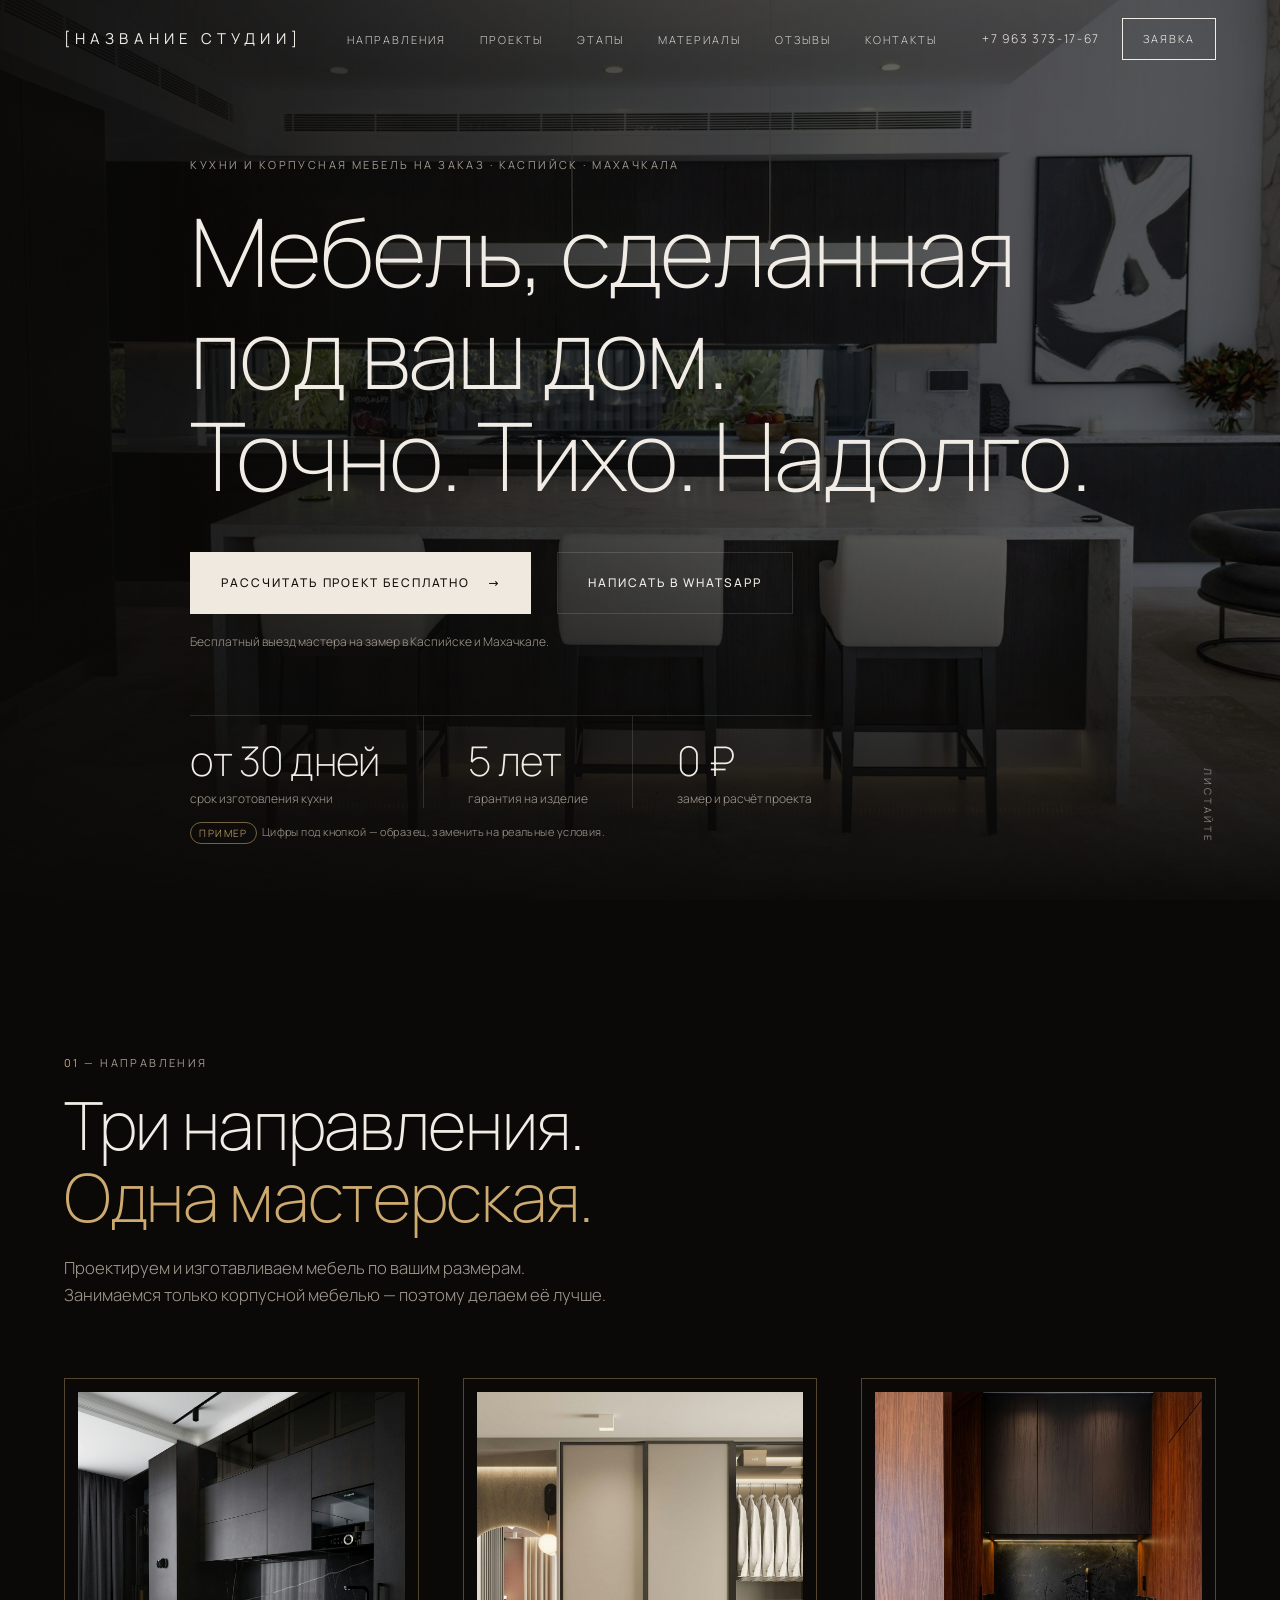
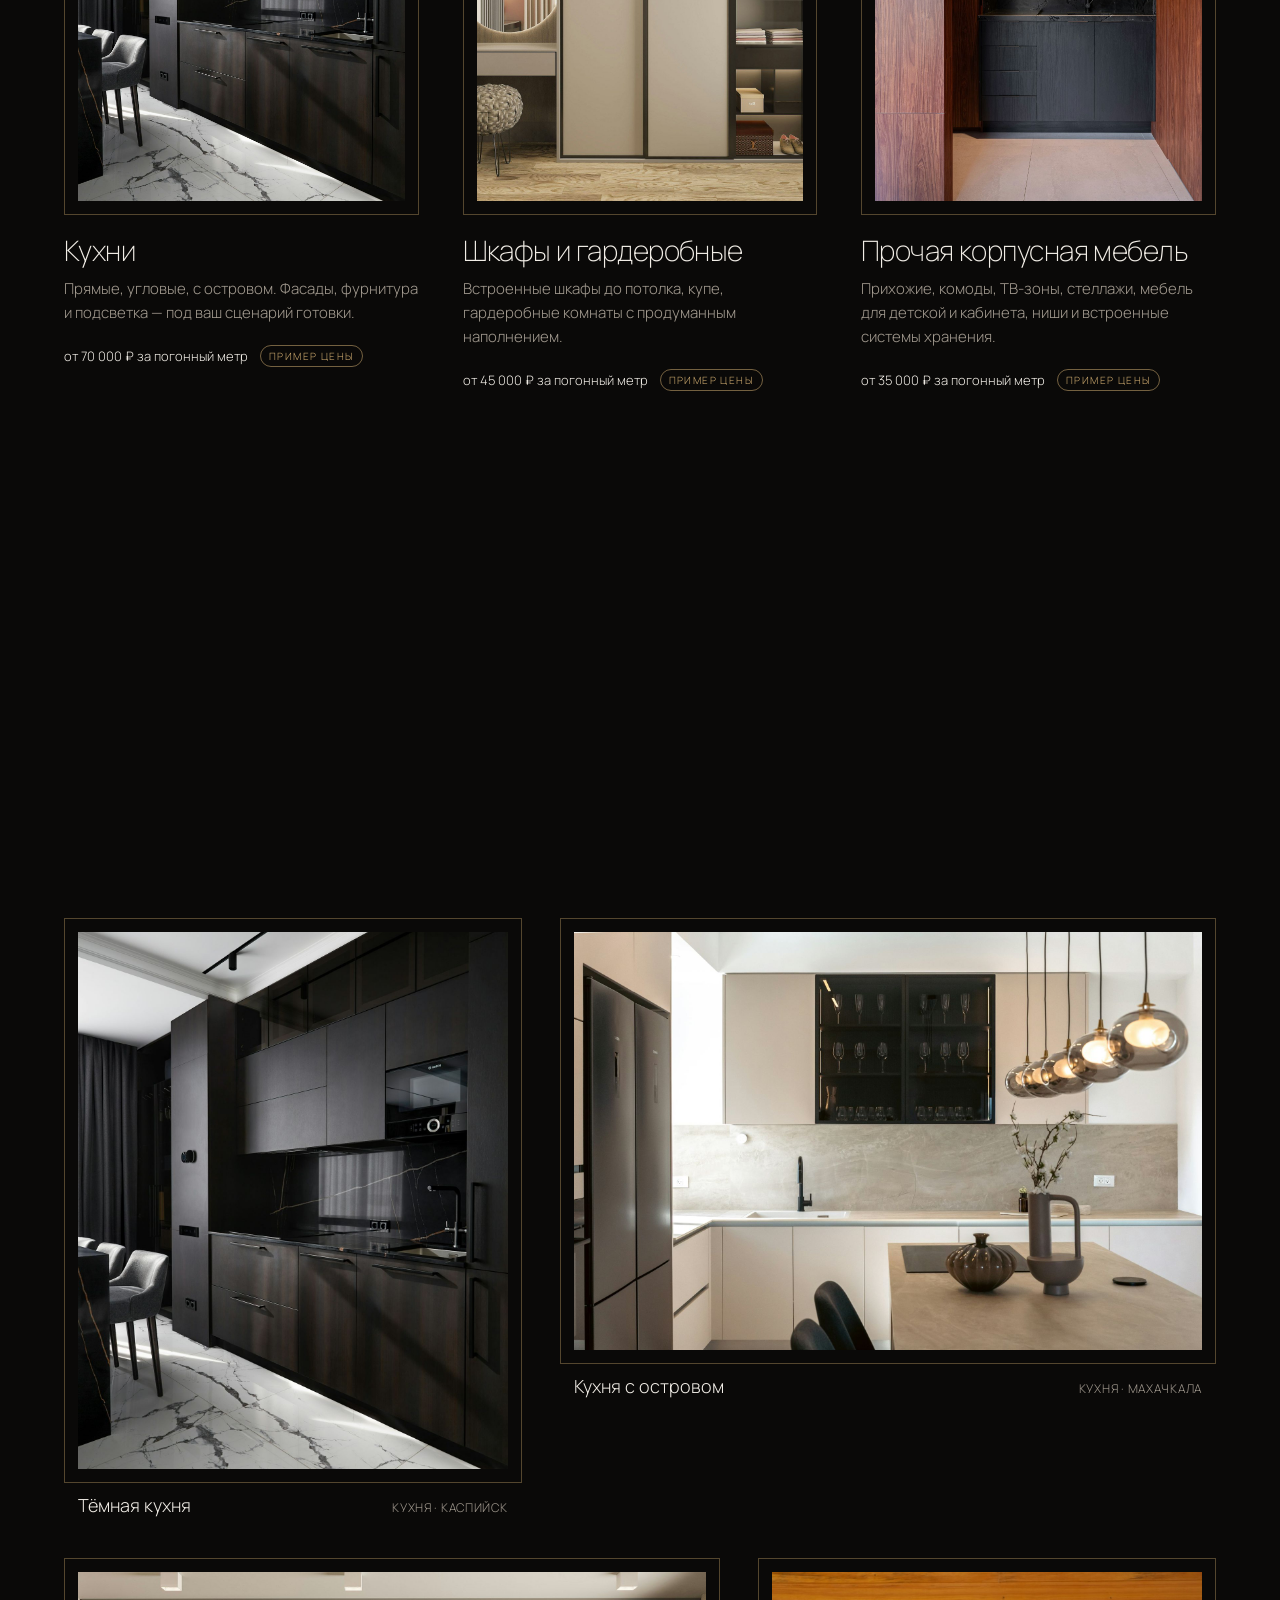
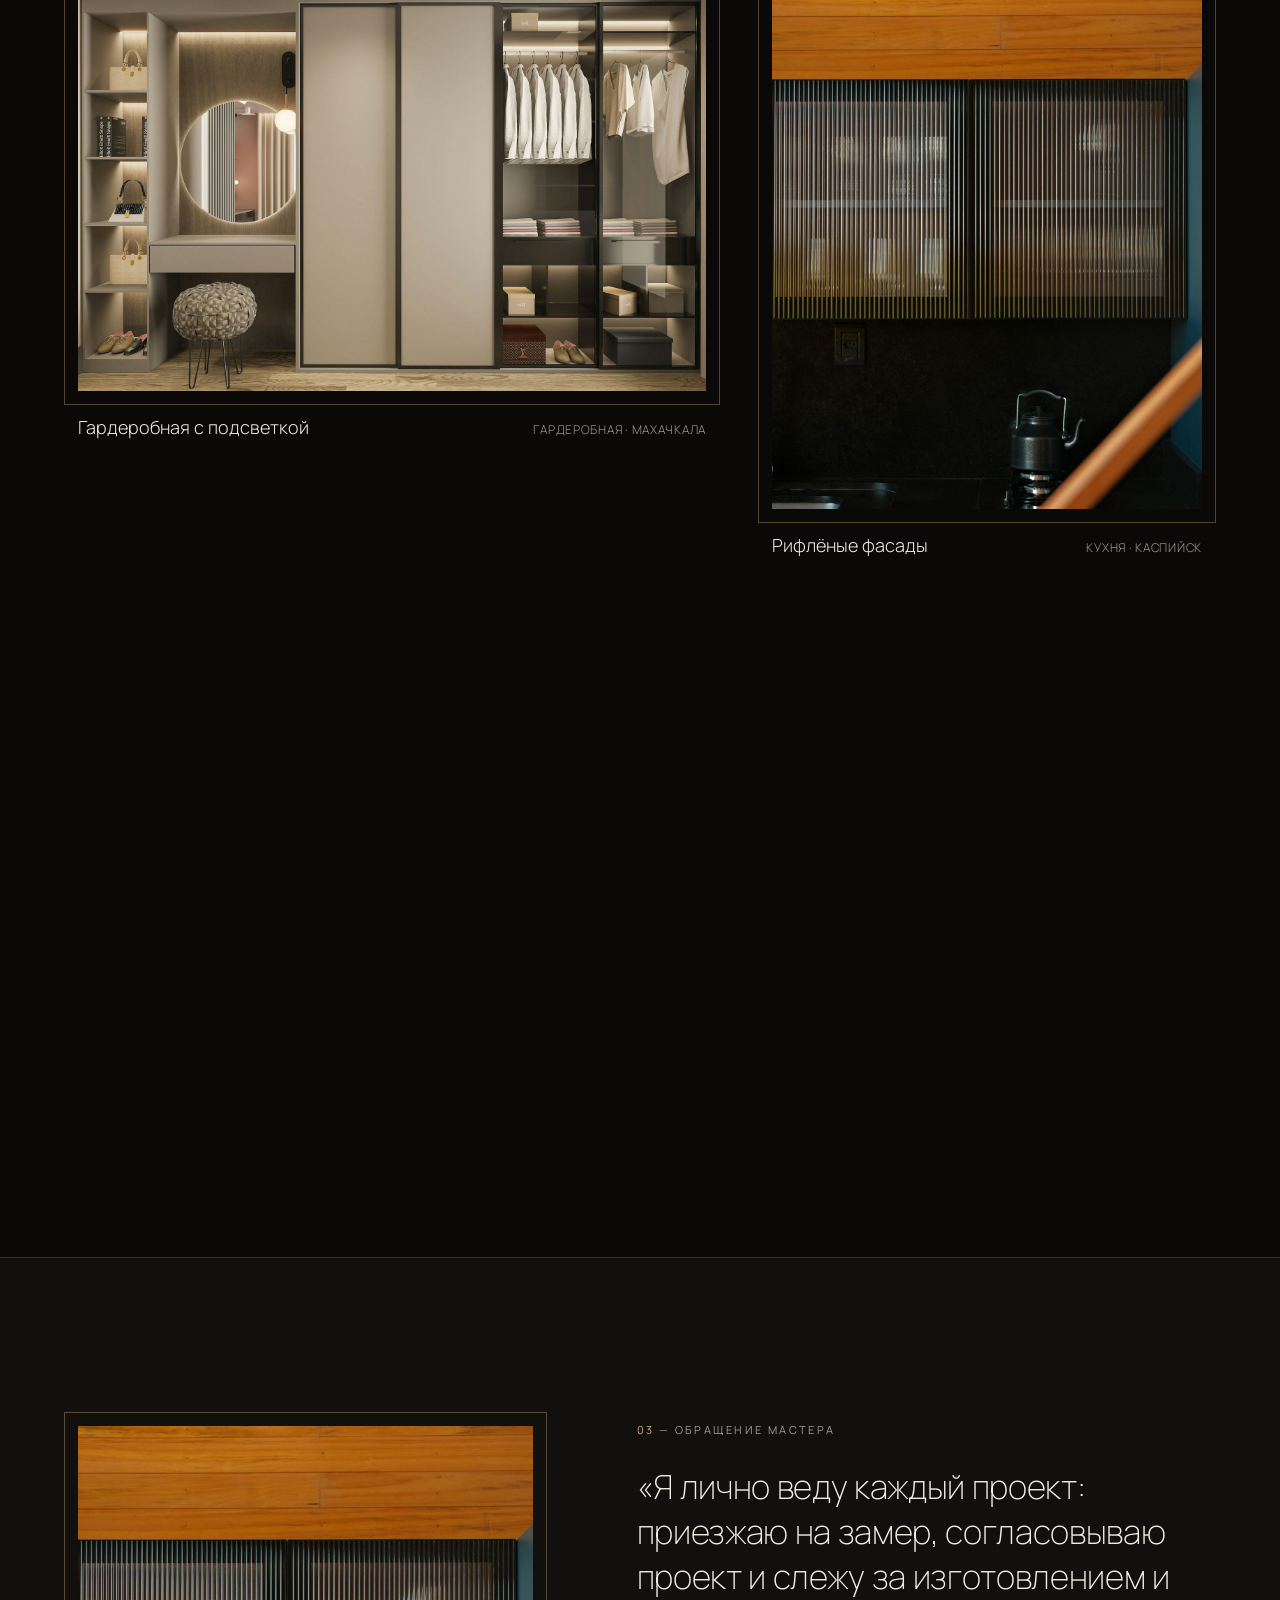
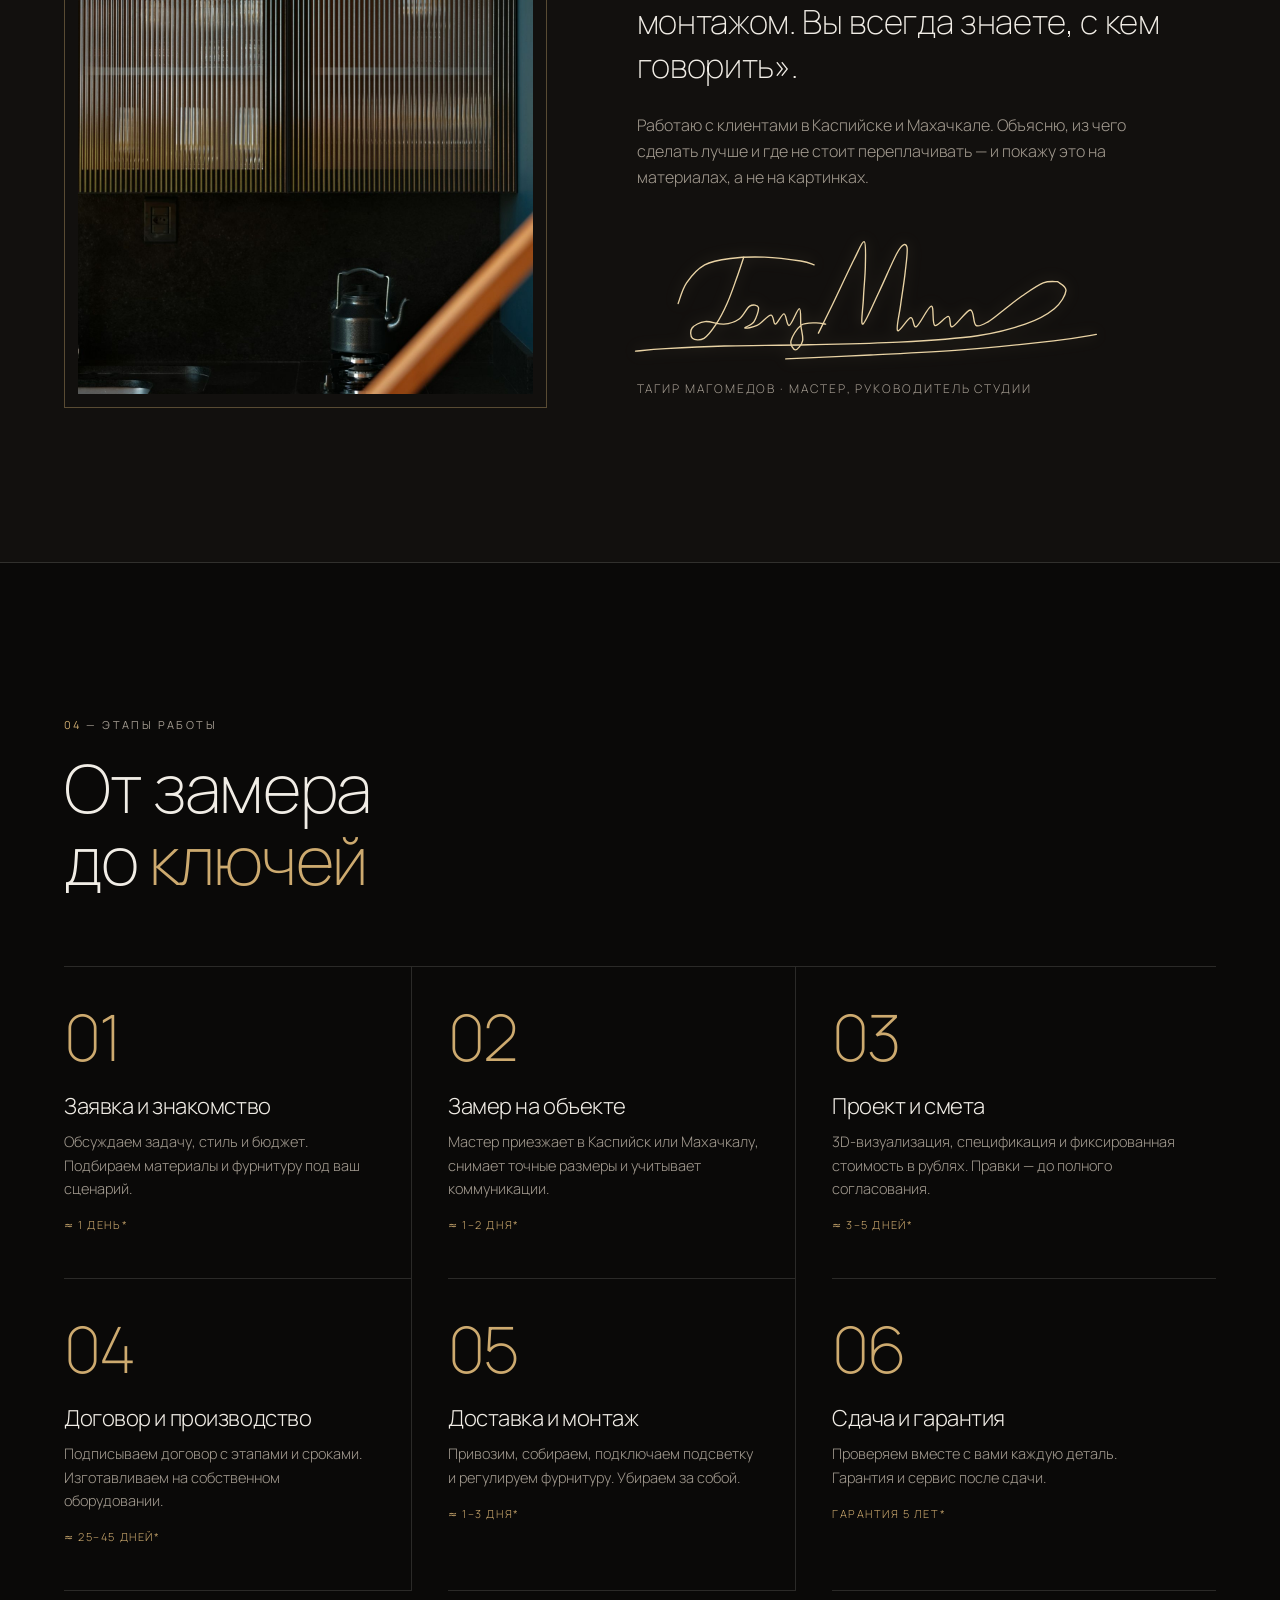
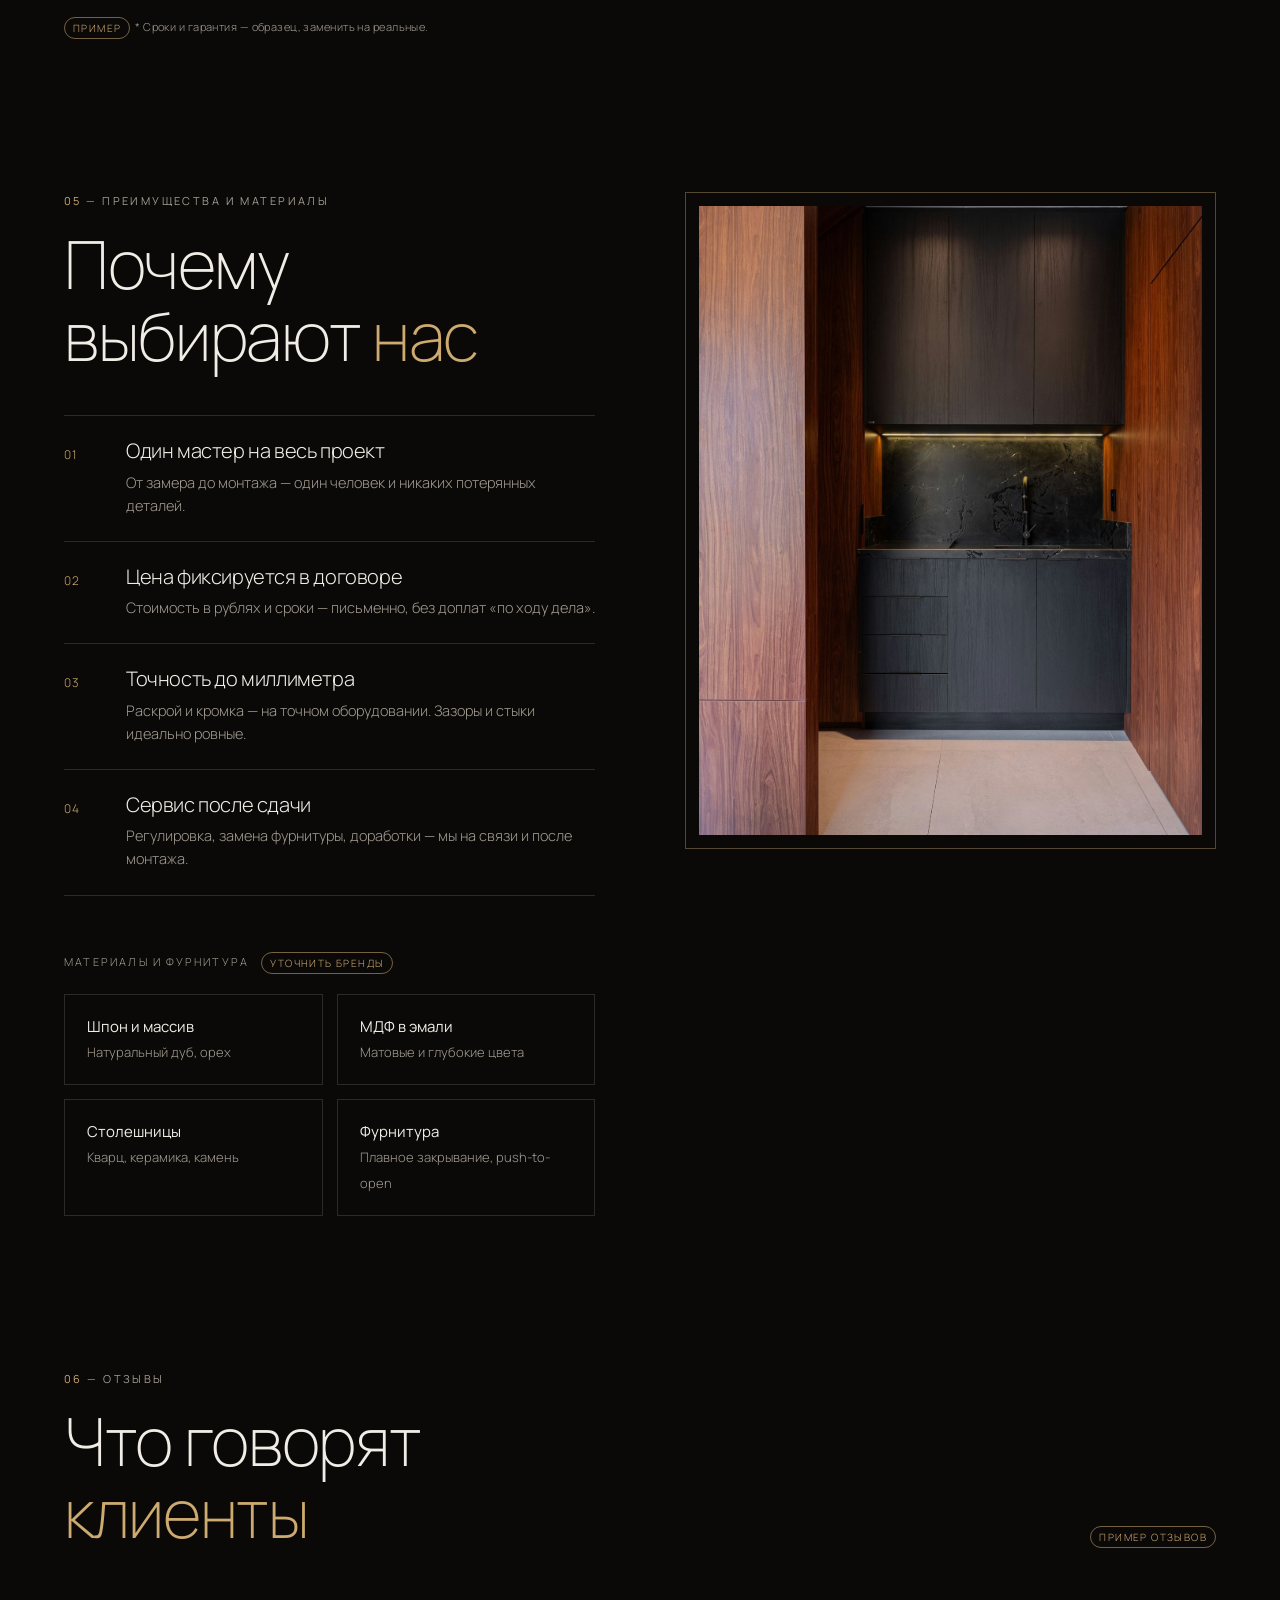
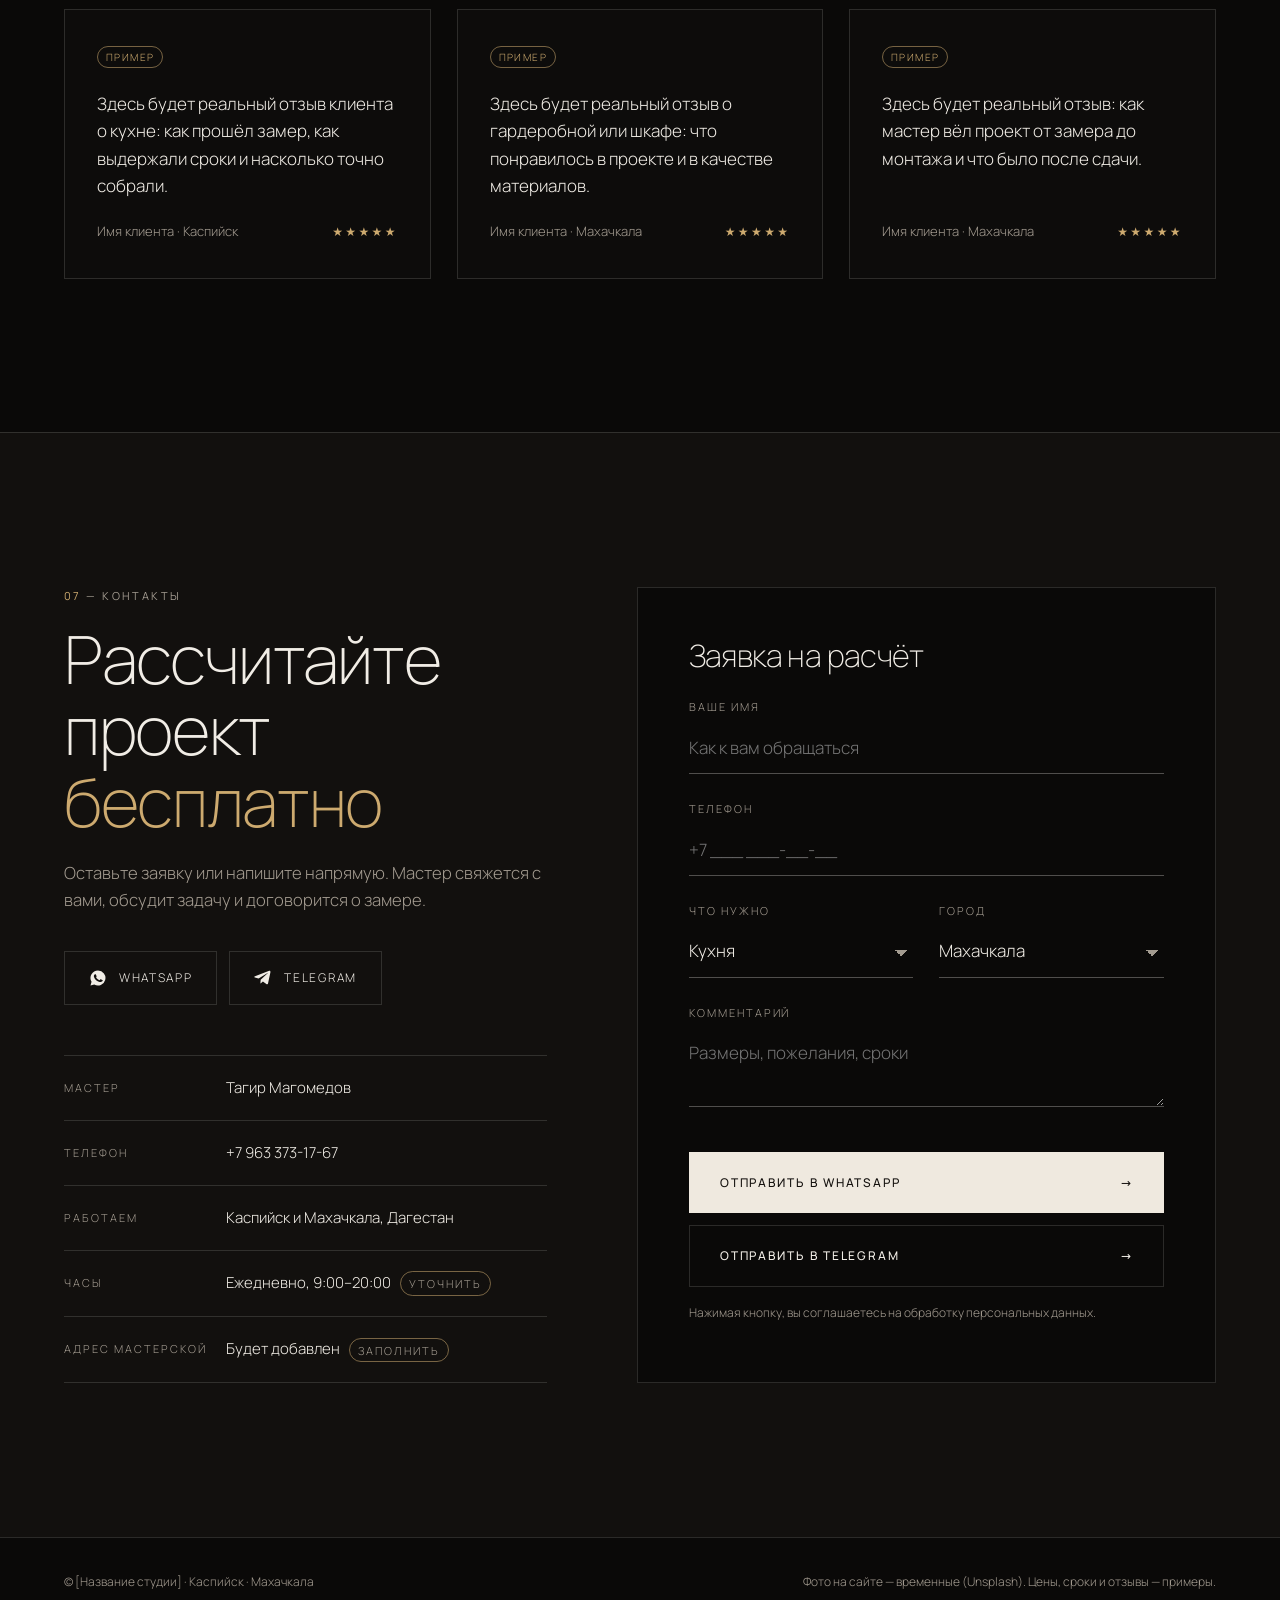
<file: index.html>
<!doctype html>
<html lang="ru">
<head>
<meta charset="utf-8">
<meta name="viewport" content="width=device-width,initial-scale=1">
<title>Кухни и корпусная мебель на заказ — Каспийск, Махачкала</title>
<meta name="description" content="Кухни, шкафы, гардеробные и корпусная мебель на заказ в Каспийске и Махачкале. Замер, проект, производство и монтаж. Рассчитать проект бесплатно.">
<meta name="theme-color" content="#0a0908">
<link rel="preload" href="fonts/manrope-cyr.woff2" as="font" type="font/woff2" crossorigin>
<link rel="stylesheet" href="assets/style.css">
</head>
<body>

<header>
  <div class="wrap hd">
    <a href="#top" class="logo" data-brand>[Название студии]</a>
    <nav aria-label="Основное меню">
      <ul>
        <li><a href="#directions">Направления</a></li>
        <li><a href="#portfolio">Проекты</a></li>
        <li><a href="#process">Этапы</a></li>
        <li><a href="#why">Материалы</a></li>
        <li><a href="#reviews">Отзывы</a></li>
        <li><a href="#contact">Контакты</a></li>
      </ul>
    </nav>
    <div class="hd-right">
      <a class="hd-phone" data-phone href="tel:+79633731767">+7 963 373-17-67</a>
      <a class="hd-btn" href="#contact">Заявка</a>
      <button class="burger" aria-label="Меню" aria-expanded="false"><i></i><i></i></button>
    </div>
  </div>
</header>

<main id="top">
<!-- HERO -->
<section class="hero">
  <div class="hero-bg"><img src="img/hero.jpg" alt="Тёмная кухня на заказ с подсвеченным островом" fetchpriority="high"></div>
  <div class="wrap">
    <div class="eyebrow rv">Кухни и корпусная мебель на заказ · Каспийск · Махачкала</div>
    <h1 class="rv" style="--d:.1s"><span>Мебель, сделанная</span><span>под ваш дом.</span><span>Точно. Тихо. Надолго.</span></h1>
    <div class="hero-cta rv" style="--d:.25s">
      <a class="btn btn-light" href="#contact">Рассчитать проект бесплатно <span class="ar">→</span></a>
      <a class="btn btn-line" data-wa href="https://wa.me/79633731767" target="_blank" rel="noopener">Написать в WhatsApp</a>
    </div>
    <p class="hero-note rv" style="--d:.3s">Бесплатный выезд мастера на замер в Каспийске и Махачкале.</p>
    <div class="stats rv" style="--d:.4s">
      <div class="stat"><strong>от 30 дней</strong><span>срок изготовления кухни</span></div>
      <div class="stat"><strong>5 лет</strong><span>гарантия на изделие</span></div>
      <div class="stat"><strong>0 ₽</strong><span>замер и расчёт проекта</span></div>
    </div>
    <p class="stats-note rv" style="--d:.45s"><span class="tag-ex">пример</span>&nbsp; Цифры под кнопкой — образец, заменить на реальные условия.</p>
  </div>
  <div class="scroll-ind">Листайте</div>
</section>

<!-- DIRECTIONS -->
<section class="sec" id="directions">
  <div class="wrap">
    <div class="eyebrow rv"><b>01</b> — Направления</div>
    <h2 class="rv" style="--d:.08s">Три направления.<br><em>Одна мастерская.</em></h2>
    <p class="lead rv" style="--d:.12s">Проектируем и изготавливаем мебель по вашим размерам. Занимаемся только корпусной мебелью — поэтому делаем её лучше.</p>
    <div class="dirs">
      <article class="dir rv">
        <div class="frame"><div class="im"><img src="img/kitchen.jpg" alt="Кухня на заказ" loading="lazy"></div></div>
        <h3>Кухни</h3>
        <p>Прямые, угловые, с островом. Фасады, фурнитура и подсветка — под ваш сценарий готовки.</p>
        <div class="meta"><span>от 70 000 ₽ за погонный метр</span><span class="tag-ex">пример цены</span></div>
      </article>
      <article class="dir rv" style="--d:.1s">
        <div class="frame"><div class="im"><img src="img/wardrobe.jpg" alt="Шкаф-купе и гардеробная" loading="lazy"></div></div>
        <h3>Шкафы и гардеробные</h3>
        <p>Встроенные шкафы до потолка, купе, гардеробные комнаты с продуманным наполнением.</p>
        <div class="meta"><span>от 45 000 ₽ за погонный метр</span><span class="tag-ex">пример цены</span></div>
      </article>
      <article class="dir rv" style="--d:.2s">
        <div class="frame"><div class="im"><img src="img/cabinet.jpg" alt="Корпусная мебель на заказ" loading="lazy"></div></div>
        <h3>Прочая корпусная мебель</h3>
        <p>Прихожие, комоды, ТВ-зоны, стеллажи, мебель для детской и кабинета, ниши и встроенные системы хранения.</p>
        <div class="meta"><span>от 35 000 ₽ за погонный метр</span><span class="tag-ex">пример цены</span></div>
      </article>
    </div>
    <p class="not-do rv">Мы специализируемся на корпусной мебели. Мягкую мебель, столы и стулья не изготавливаем.</p>
  </div>
</section>

<!-- PORTFOLIO -->
<section class="sec" id="portfolio" style="padding-top:0">
  <div class="wrap">
    <div class="pf-head">
      <div>
        <div class="eyebrow rv"><b>02</b> — Проекты</div>
        <h2 class="rv" style="--d:.08s">Работы, которые<br><em>говорят сами</em></h2>
      </div>
      <p class="lead rv" style="margin:0"><span class="tag-ex">фото-заглушки</span><br>Сейчас здесь временные фотографии. Заменим их на реальные работы мастерской.</p>
    </div>
    <div class="pf">
      <figure class="p1 rv"><div class="frame"><div class="im"><img src="img/portfolio-1.jpg" alt="Проект: тёмная кухня" loading="lazy"></div></div><figcaption class="cap"><b>Тёмная кухня</b><span>КУХНЯ · КАСПИЙСК</span></figcaption></figure>
      <figure class="p2 rv" style="--d:.1s"><div class="frame"><div class="im"><img src="img/portfolio-2.jpg" alt="Проект: кухня с островом" loading="lazy"></div></div><figcaption class="cap"><b>Кухня с островом</b><span>КУХНЯ · МАХАЧКАЛА</span></figcaption></figure>
      <figure class="p3 rv"><div class="frame"><div class="im"><img src="img/portfolio-3.jpg" alt="Проект: гардеробная" loading="lazy"></div></div><figcaption class="cap"><b>Гардеробная с подсветкой</b><span>ГАРДЕРОБНАЯ · МАХАЧКАЛА</span></figcaption></figure>
      <figure class="p4 rv" style="--d:.1s"><div class="frame"><div class="im"><img src="img/portfolio-4.jpg" alt="Проект: рифлёные фасады" loading="lazy"></div></div><figcaption class="cap"><b>Рифлёные фасады</b><span>КУХНЯ · КАСПИЙСК</span></figcaption></figure>
      <figure class="p5 rv"><div class="frame"><div class="im"><img src="img/portfolio-5.jpg" alt="Проект: кухня в шпоне" loading="lazy"></div></div><figcaption class="cap"><b>Кухня в шпоне</b><span>КУХНЯ · КАСПИЙСК</span></figcaption></figure>
      <figure class="p6 rv" style="--d:.1s"><div class="frame"><div class="im"><img src="img/portfolio-6.jpg" alt="Проект: шкаф в спальне" loading="lazy"></div></div><figcaption class="cap"><b>Шкаф в спальне</b><span>ШКАФ · МАХАЧКАЛА</span></figcaption></figure>
    </div>
  </div>
</section>

<!-- MASTER -->
<section class="sec master" id="master">
  <div class="wrap master-g">
    <div class="frame rv"><div class="im"><img src="img/material.jpg" alt="Фасады из шпона и рифлёного дерева" loading="lazy"></div></div>
    <div>
      <div class="eyebrow rv"><b>03</b> — Обращение мастера</div>
      <p class="quote rv" style="--d:.08s">«Я лично веду каждый проект: приезжаю на замер, согласовываю проект и слежу за изготовлением и монтажом. Вы всегда знаете, с кем говорить».</p>
      <p class="quote-p rv" style="--d:.14s">Работаю с клиентами в Каспийске и Махачкале. Объясню, из чего сделать лучше и где не стоит переплачивать — и покажу это на материалах, а не на картинках.</p>
      <div class="sign rv" style="--d:.22s">
        <svg class="autograph" viewBox="0 10 730 210" role="img" aria-label="Подпись: Тагир Магомедов"><path pathLength="1" style="--dl:0.2s;--du:0.6s" d="M73.2 118.0C75.4 112.7 79.4 96.0 86.3 86.0C93.1 76.0 103.0 64.3 114.4 58.0C125.8 51.7 139.2 50.0 154.6 48.0C170.1 46.0 188.9 45.3 207.1 46.0C225.3 46.7 250.9 50.0 263.8 52.0C276.7 54.0 281.0 57.0 284.4 58.0"/><path pathLength="1" style="--dl:0.75s;--du:1.6s" d="M175.1 46.0C173.2 51.7 167.9 68.0 163.6 80.0C159.3 92.0 154.5 106.3 149.2 118.0C144.0 129.7 138.2 141.0 132.2 150.0C126.2 159.0 119.5 168.3 113.4 172.0C107.2 175.7 98.4 174.7 95.4 172.0C92.3 169.3 91.6 160.3 94.9 156.0C98.2 151.7 106.9 147.0 115.1 146.0C123.3 145.0 135.4 150.7 144.2 150.0C153.0 149.3 161.3 146.7 168.0 142.0C174.7 137.3 179.4 125.0 184.4 122.0C189.4 119.0 196.8 120.0 197.9 124.0C199.0 128.0 194.6 140.7 191.1 146.0C187.6 151.3 176.1 155.0 176.9 156.0C177.7 157.0 189.0 155.3 195.8 152.0C202.5 148.7 212.5 136.3 217.3 136.0C222.0 135.7 220.8 150.3 224.2 150.0C227.6 149.7 234.1 133.7 237.7 134.0C241.3 134.3 241.8 153.3 245.8 152.0C249.7 150.7 258.5 126.0 261.5 126.0C264.5 126.0 262.9 143.7 263.8 152.0C264.6 160.3 267.9 169.7 266.5 176.0C265.1 182.3 258.4 190.0 255.4 190.0C252.4 190.0 247.1 182.3 248.5 176.0C249.9 169.7 257.4 156.7 263.8 152.0C270.1 147.3 280.2 148.3 286.6 148.0C293.0 147.7 299.6 149.7 302.2 150.0"/><path pathLength="1" style="--dl:2.3s;--du:1.9s" d="M291.1 164.0C294.7 156.7 303.6 139.0 312.8 120.0C322.0 101.0 337.9 66.3 346.2 50.0C354.5 33.7 359.4 20.3 362.4 22.0C365.3 23.7 364.2 45.3 364.0 60.0C363.8 74.7 361.6 95.0 361.0 110.0C360.4 125.0 356.2 151.7 360.2 150.0C364.2 148.3 376.0 119.0 385.2 100.0C394.4 81.0 408.0 47.7 415.3 36.0C422.5 24.3 426.8 24.3 428.6 30.0C430.4 35.7 427.4 55.0 425.8 70.0C424.2 85.0 420.8 105.0 418.8 120.0C416.8 135.0 411.4 156.7 414.0 160.0C416.6 163.3 429.5 141.0 434.4 140.0C439.3 139.0 438.0 157.0 443.3 154.0C448.6 151.0 461.6 122.3 466.4 122.0C471.1 121.7 467.3 149.3 471.8 152.0C476.2 154.7 488.2 137.7 492.8 138.0C497.4 138.3 493.6 155.7 499.3 154.0C505.0 152.3 521.0 128.3 527.0 128.0C533.1 127.7 531.1 149.0 535.8 152.0C540.4 155.0 547.9 150.0 555.1 146.0C562.3 142.0 570.2 134.7 579.0 128.0C587.8 121.3 597.7 113.0 607.9 106.0C618.1 99.0 631.1 89.7 640.3 86.0C649.4 82.3 659.0 84.3 662.7 84.0"/><path pathLength="1" style="--dl:4.1s;--du:1.5s" d="M662.7 84.0C664.9 86.3 676.5 91.0 675.6 98.0C674.8 105.0 668.1 117.3 657.5 126.0C646.9 134.7 632.1 143.0 612.2 150.0C592.3 157.0 570.9 163.3 538.2 168.0C505.5 172.7 459.9 175.7 416.0 178.0C372.2 180.3 320.4 181.0 275.2 182.0C229.9 183.0 181.6 183.0 144.7 184.0C107.8 185.0 76.8 186.7 53.8 188.0C30.9 189.3 14.8 191.3 7.0 192.0"/><path pathLength="1" style="--dl:5.4s;--du:0.7s" d="M240.3 204.0C262.2 203.0 326.1 200.3 371.6 198.0C417.2 195.7 465.9 193.7 513.4 190.0C560.9 186.3 621.6 180.0 656.5 176.0C691.4 172.0 711.6 167.7 722.7 166.0"/></svg>
        <small>Тагир Магомедов · мастер, руководитель студии</small>
      </div>
    </div>
  </div>
</section>

<!-- PROCESS -->
<section class="sec" id="process">
  <div class="wrap">
    <div class="eyebrow rv"><b>04</b> — Этапы работы</div>
    <h2 class="rv" style="--d:.08s">От замера<br>до <em>ключей</em></h2>
    <div class="steps">
      <div class="step rv"><div class="n">01</div><h3>Заявка и знакомство</h3><p>Обсуждаем задачу, стиль и бюджет. Подбираем материалы и фурнитуру под ваш сценарий.</p><span class="d">≈ 1 день*</span></div>
      <div class="step rv" style="--d:.08s"><div class="n">02</div><h3>Замер на объекте</h3><p>Мастер приезжает в Каспийск или Махачкалу, снимает точные размеры и учитывает коммуникации.</p><span class="d">≈ 1–2 дня*</span></div>
      <div class="step rv" style="--d:.16s"><div class="n">03</div><h3>Проект и смета</h3><p>3D-визуализация, спецификация и фиксированная стоимость в рублях. Правки — до полного согласования.</p><span class="d">≈ 3–5 дней*</span></div>
      <div class="step rv"><div class="n">04</div><h3>Договор и производство</h3><p>Подписываем договор с этапами и сроками. Изготавливаем на собственном оборудовании.</p><span class="d">≈ 25–45 дней*</span></div>
      <div class="step rv" style="--d:.08s"><div class="n">05</div><h3>Доставка и монтаж</h3><p>Привозим, собираем, подключаем подсветку и регулируем фурнитуру. Убираем за собой.</p><span class="d">≈ 1–3 дня*</span></div>
      <div class="step rv" style="--d:.16s"><div class="n">06</div><h3>Сдача и гарантия</h3><p>Проверяем вместе с вами каждую деталь. Гарантия и сервис после сдачи.</p><span class="d">гарантия 5 лет*</span></div>
    </div>
    <p class="stats-note rv" style="margin-top:26px"><span class="tag-ex">пример</span>&nbsp; * Сроки и гарантия — образец, заменить на реальные.</p>
  </div>
</section>

<!-- WHY -->
<section class="sec" id="why" style="padding-top:0">
  <div class="wrap adv-g">
    <div>
      <div class="eyebrow rv"><b>05</b> — Преимущества и материалы</div>
      <h2 class="rv" style="--d:.08s">Почему<br>выбирают <em>нас</em></h2>
      <ul class="adv-list">
        <li class="rv"><span class="i">01</span><h3>Один мастер на весь проект</h3><p>От замера до монтажа — один человек и никаких потерянных деталей.</p></li>
        <li class="rv" style="--d:.06s"><span class="i">02</span><h3>Цена фиксируется в договоре</h3><p>Стоимость в рублях и сроки — письменно, без доплат «по ходу дела».</p></li>
        <li class="rv" style="--d:.12s"><span class="i">03</span><h3>Точность до миллиметра</h3><p>Раскрой и кромка — на точном оборудовании. Зазоры и стыки идеально ровные.</p></li>
        <li class="rv" style="--d:.18s"><span class="i">04</span><h3>Сервис после сдачи</h3><p>Регулировка, замена фурнитуры, доработки — мы на связи и после монтажа.</p></li>
      </ul>
      <div class="mats rv">
        <div class="mats-t">Материалы и фурнитура <span class="tag-ex" style="margin-left:8px">уточнить бренды</span></div>
        <div class="mats-g">
          <div class="mat"><b>Шпон и массив</b><span>Натуральный дуб, орех</span></div>
          <div class="mat"><b>МДФ в эмали</b><span>Матовые и глубокие цвета</span></div>
          <div class="mat"><b>Столешницы</b><span>Кварц, керамика, камень</span></div>
          <div class="mat"><b>Фурнитура</b><span>Плавное закрывание, push-to-open</span></div>
        </div>
      </div>
    </div>
    <div class="adv-img rv" style="--d:.1s"><div class="frame"><div class="im"><img src="img/cabinet.jpg" alt="Корпусная мебель, детали фасадов" loading="lazy"></div></div></div>
  </div>
</section>

<!-- REVIEWS -->
<section class="sec" id="reviews" style="padding-top:0">
  <div class="wrap">
    <div class="rev-top">
      <div>
        <div class="eyebrow rv"><b>06</b> — Отзывы</div>
        <h2 class="rv" style="--d:.08s">Что говорят<br><em>клиенты</em></h2>
      </div>
      <p class="rv"><span class="tag-ex">пример отзывов</span></p>
    </div>
    <div class="revs">
      <div class="rev rv"><span class="tag-ex" style="align-self:flex-start">пример</span><q>Здесь будет реальный отзыв клиента о кухне: как прошёл замер, как выдержали сроки и насколько точно собрали.</q><div class="who"><span>Имя клиента · Каспийск</span><span class="stars">★★★★★</span></div></div>
      <div class="rev rv" style="--d:.1s"><span class="tag-ex" style="align-self:flex-start">пример</span><q>Здесь будет реальный отзыв о гардеробной или шкафе: что понравилось в проекте и в качестве материалов.</q><div class="who"><span>Имя клиента · Махачкала</span><span class="stars">★★★★★</span></div></div>
      <div class="rev rv" style="--d:.2s"><span class="tag-ex" style="align-self:flex-start">пример</span><q>Здесь будет реальный отзыв: как мастер вёл проект от замера до монтажа и что было после сдачи.</q><div class="who"><span>Имя клиента · Махачкала</span><span class="stars">★★★★★</span></div></div>
    </div>
  </div>
</section>

<!-- CONTACT -->
<section class="sec contact-sec" id="contact">
  <div class="wrap cg">
    <div>
      <div class="eyebrow rv"><b>07</b> — Контакты</div>
      <h2 class="rv" style="--d:.08s">Рассчитайте<br>проект <em>бесплатно</em></h2>
      <p class="lead rv" style="--d:.12s">Оставьте заявку или напишите напрямую. Мастер свяжется с вами, обсудит задачу и договорится о замере.</p>
      <div class="messengers rv" style="--d:.16s">
        <a class="mbtn wa" data-wa href="https://wa.me/79633731767" target="_blank" rel="noopener"><svg viewBox="0 0 24 24"><path d="M12 2a10 10 0 0 0-8.6 15.1L2 22l5-1.3A10 10 0 1 0 12 2zm5.4 14.2c-.2.6-1.3 1.2-1.8 1.2-.5.1-1 .2-3.3-.7-2.8-1.2-4.600-4-4.700-4.200-.1-.2-1.100-1.500-1.100-2.800s.7-2 1-2.300c.2-.3.500-.3.700-.3h.5c.2 0 .4 0 .6.500l.8 2c.1.200.1.400 0 .500l-.4.600c-.1.200-.3.300-.1.600.2.300.8 1.300 1.700 2.100 1.200 1 2.100 1.300 2.400 1.500.3.100.5.100.6-.1l.9-1.100c.2-.3.400-.2.600-.1l1.900.9c.3.100.5.200.5.300.1.200.1.800-.2 1.400z"/></svg>WhatsApp</a>
        <a class="mbtn tg" data-tg href="https://t.me/+79633731767" target="_blank" rel="noopener"><svg viewBox="0 0 24 24"><path d="M21.900 4.200 18.700 19.400c-.2 1.100-.9 1.300-1.800.8l-5-3.700-2.400 2.300c-.3.300-.5.500-1 .5l.4-5.100 9.300-8.400c.4-.4-.1-.6-.6-.2L6.100 12.800 1.200 11.300c-1.100-.3-1.100-1.100.2-1.600L20.300 2.400c.9-.3 1.700.2 1.600 1.800z"/></svg>Telegram</a>
      </div>
      <div class="cinfo rv" style="--d:.2s">
        <div class="crow"><span>Мастер</span><div data-master>Тагир Магомедов</div></div>
        <div class="crow"><span>Телефон</span><a data-phone href="tel:+79633731767">+7 963 373-17-67</a></div>
        <div class="crow"><span>Работаем</span><div>Каспийск и Махачкала, Дагестан</div></div>
        <div class="crow"><span>Часы</span><div>Ежедневно, 9:00–20:00 <span class="tag-ex" style="margin-left:6px">уточнить</span></div></div>
        <div class="crow"><span>Адрес мастерской</span><div>Будет добавлен <span class="tag-ex" style="margin-left:6px">заполнить</span></div></div>
      </div>
    </div>
    <form id="lead" class="rv" style="--d:.12s" novalidate>
      <h3>Заявка на расчёт</h3>
      <label class="fld"><span>Ваше имя</span><input name="name" required autocomplete="name" placeholder="Как к вам обращаться"></label>
      <label class="fld"><span>Телефон</span><input name="phone" type="tel" required autocomplete="tel" placeholder="+7 ___ ___-__-__" inputmode="tel"></label>
      <div class="row2">
        <label class="fld"><span>Что нужно</span><select name="type"><option>Кухня</option><option>Шкаф / гардеробная</option><option>Прочая корпусная мебель</option></select></label>
        <label class="fld"><span>Город</span><select name="city"><option>Махачкала</option><option>Каспийск</option></select></label>
      </div>
      <label class="fld"><span>Комментарий</span><textarea name="msg" rows="2" placeholder="Размеры, пожелания, сроки"></textarea></label>
      <button class="btn btn-light" type="submit" data-via="wa">Отправить в WhatsApp <span class="ar">→</span></button>
      <button class="btn btn-line" type="submit" data-via="tg" style="margin-top:12px">Отправить в Telegram <span class="ar">→</span></button>
      <p class="ok">Откроется WhatsApp/Telegram с готовым текстом заявки — отправьте его мастеру.</p>
      <p class="fnote">Нажимая кнопку, вы соглашаетесь на обработку персональных данных.</p>
    </form>
  </div>
</section>
</main>

<footer>
  <div class="wrap">
    <span>© <span data-brand>[Название студии]</span> · Каспийск · Махачкала</span>
    <span>Фото на сайте — временные (Unsplash). Цены, сроки и отзывы — примеры.</span>
  </div>
</footer>

<a class="fab" data-wa href="https://wa.me/79633731767" target="_blank" rel="noopener" aria-label="Написать в WhatsApp"><svg viewBox="0 0 24 24"><path d="M12 2a10 10 0 0 0-8.600 15.100L2 22l5-1.300A10 10 0 1 0 12 2zm5.400 14.200c-.2.600-1.300 1.200-1.800 1.200-.5.100-1 .2-3.300-.7-2.800-1.200-4.600-4-4.700-4.200-.1-.2-1.100-1.500-1.100-2.800s.7-2 1-2.300c.2-.3.500-.3.700-.3h.5c.2 0 .4 0 .6.500l.8 2c.1.200.1.400 0 .5l-.4.600c-.1.200-.3.300-.1.600.2.300.8 1.300 1.700 2.100 1.200 1 2.100 1.300 2.400 1.500.3.100.5.100.6-.1l.9-1.100c.2-.3.400-.2.600-.1l1.900.9c.3.100.5.200.5.300.1.200.1.800-.2 1.400z"/></svg></a>

<script src="assets/site.js"></script>
</body>
</html>
</file>
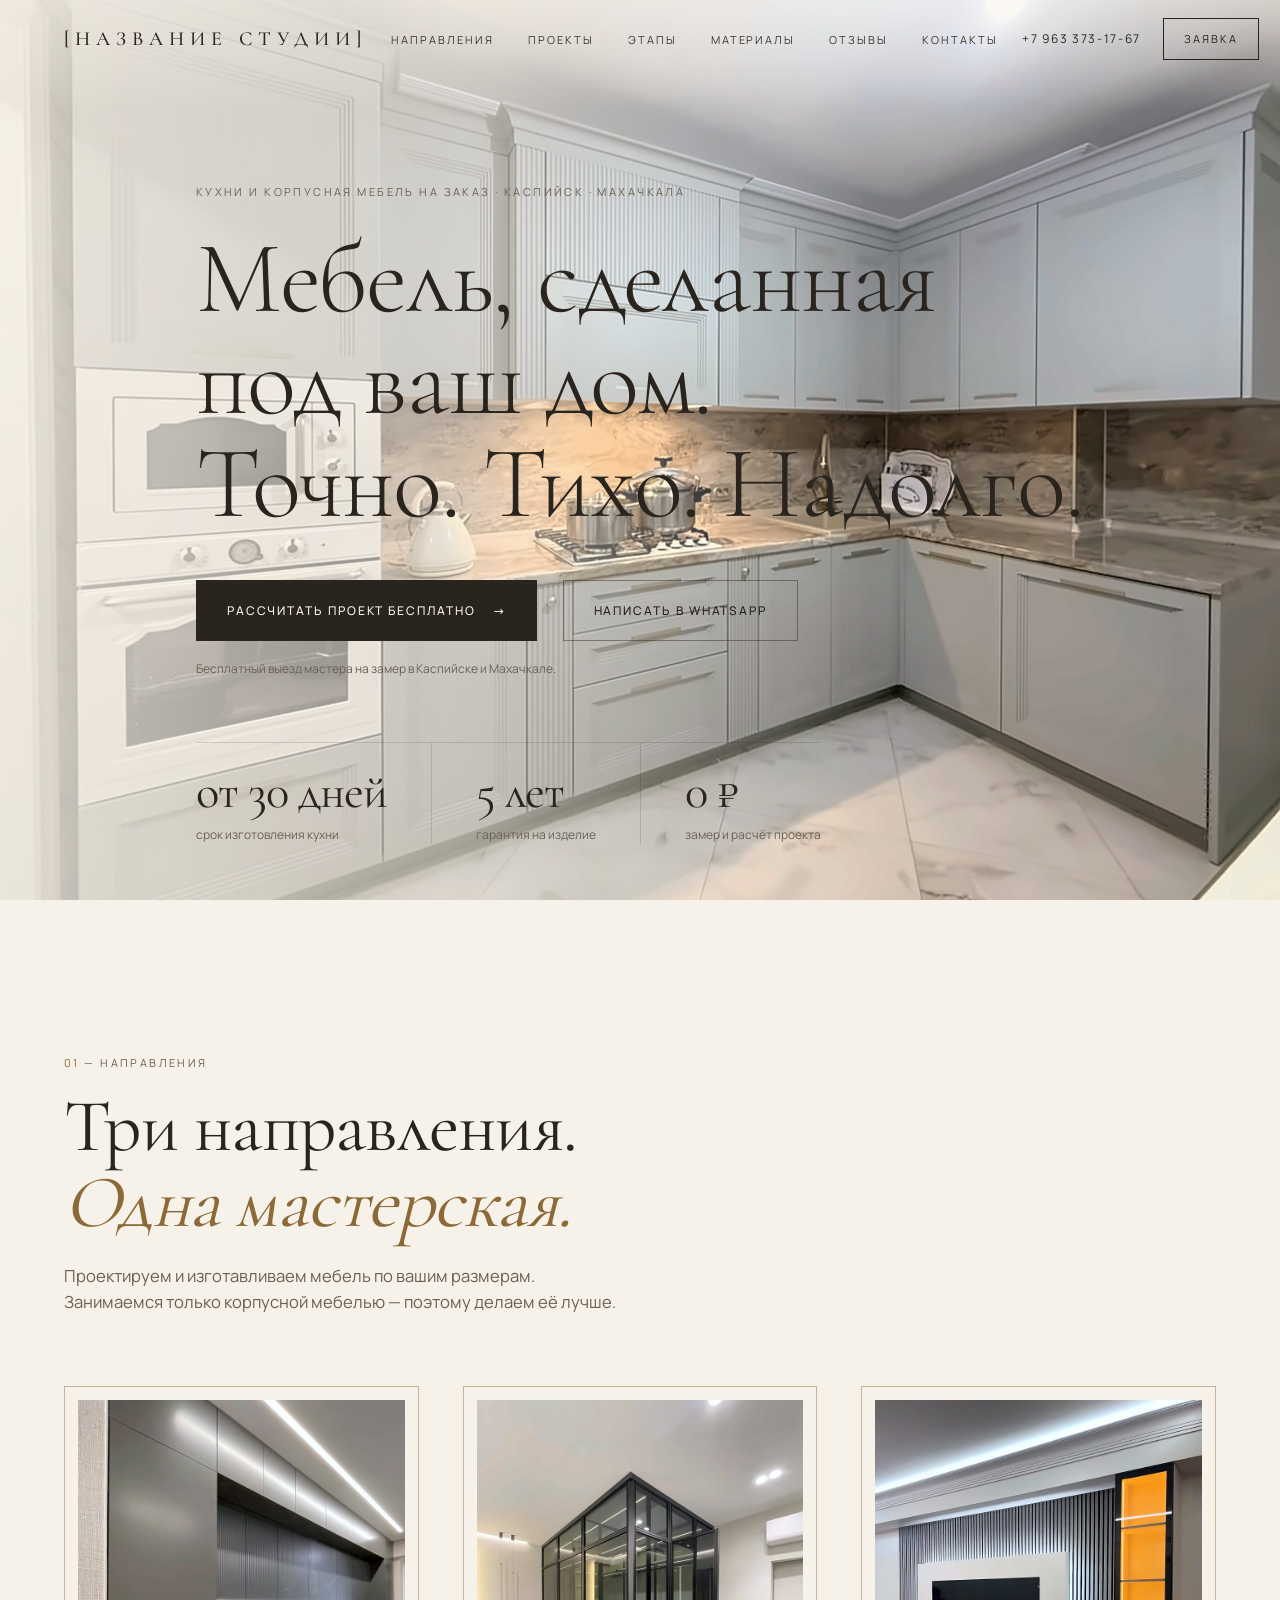
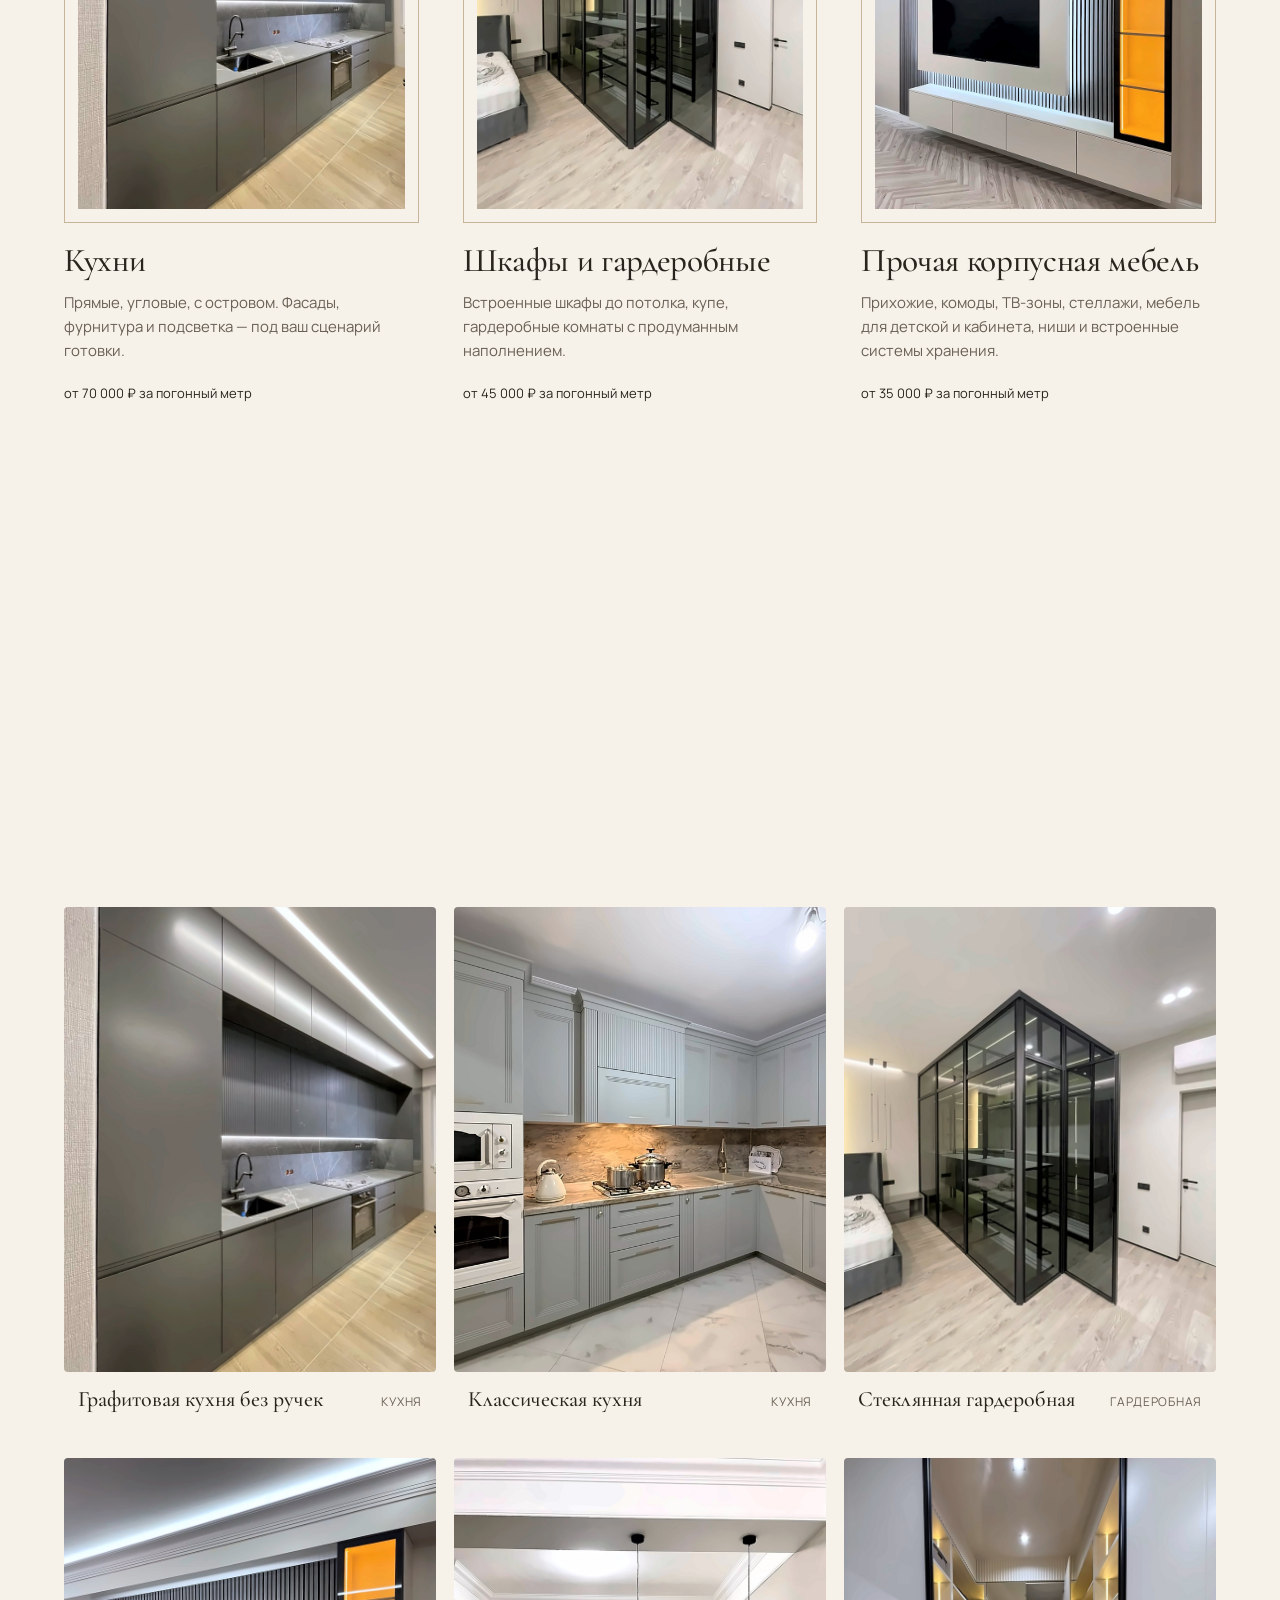
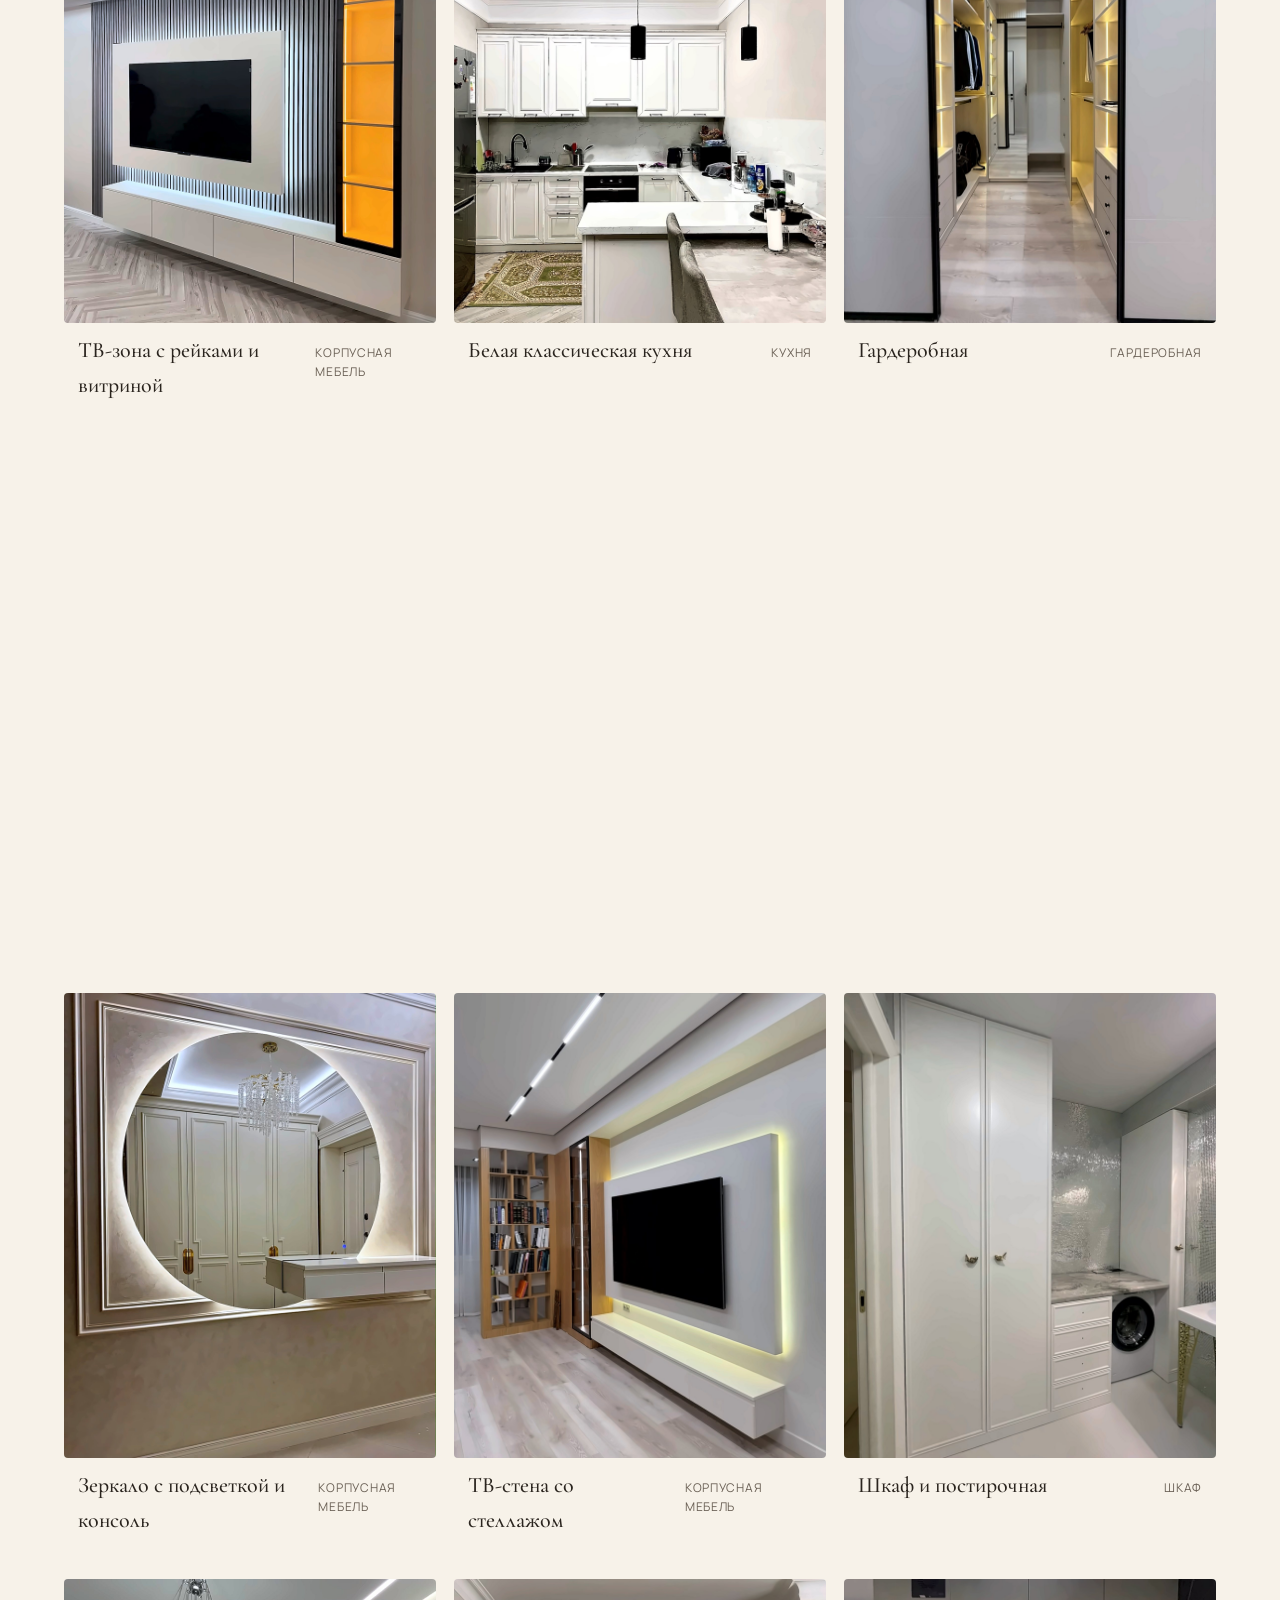
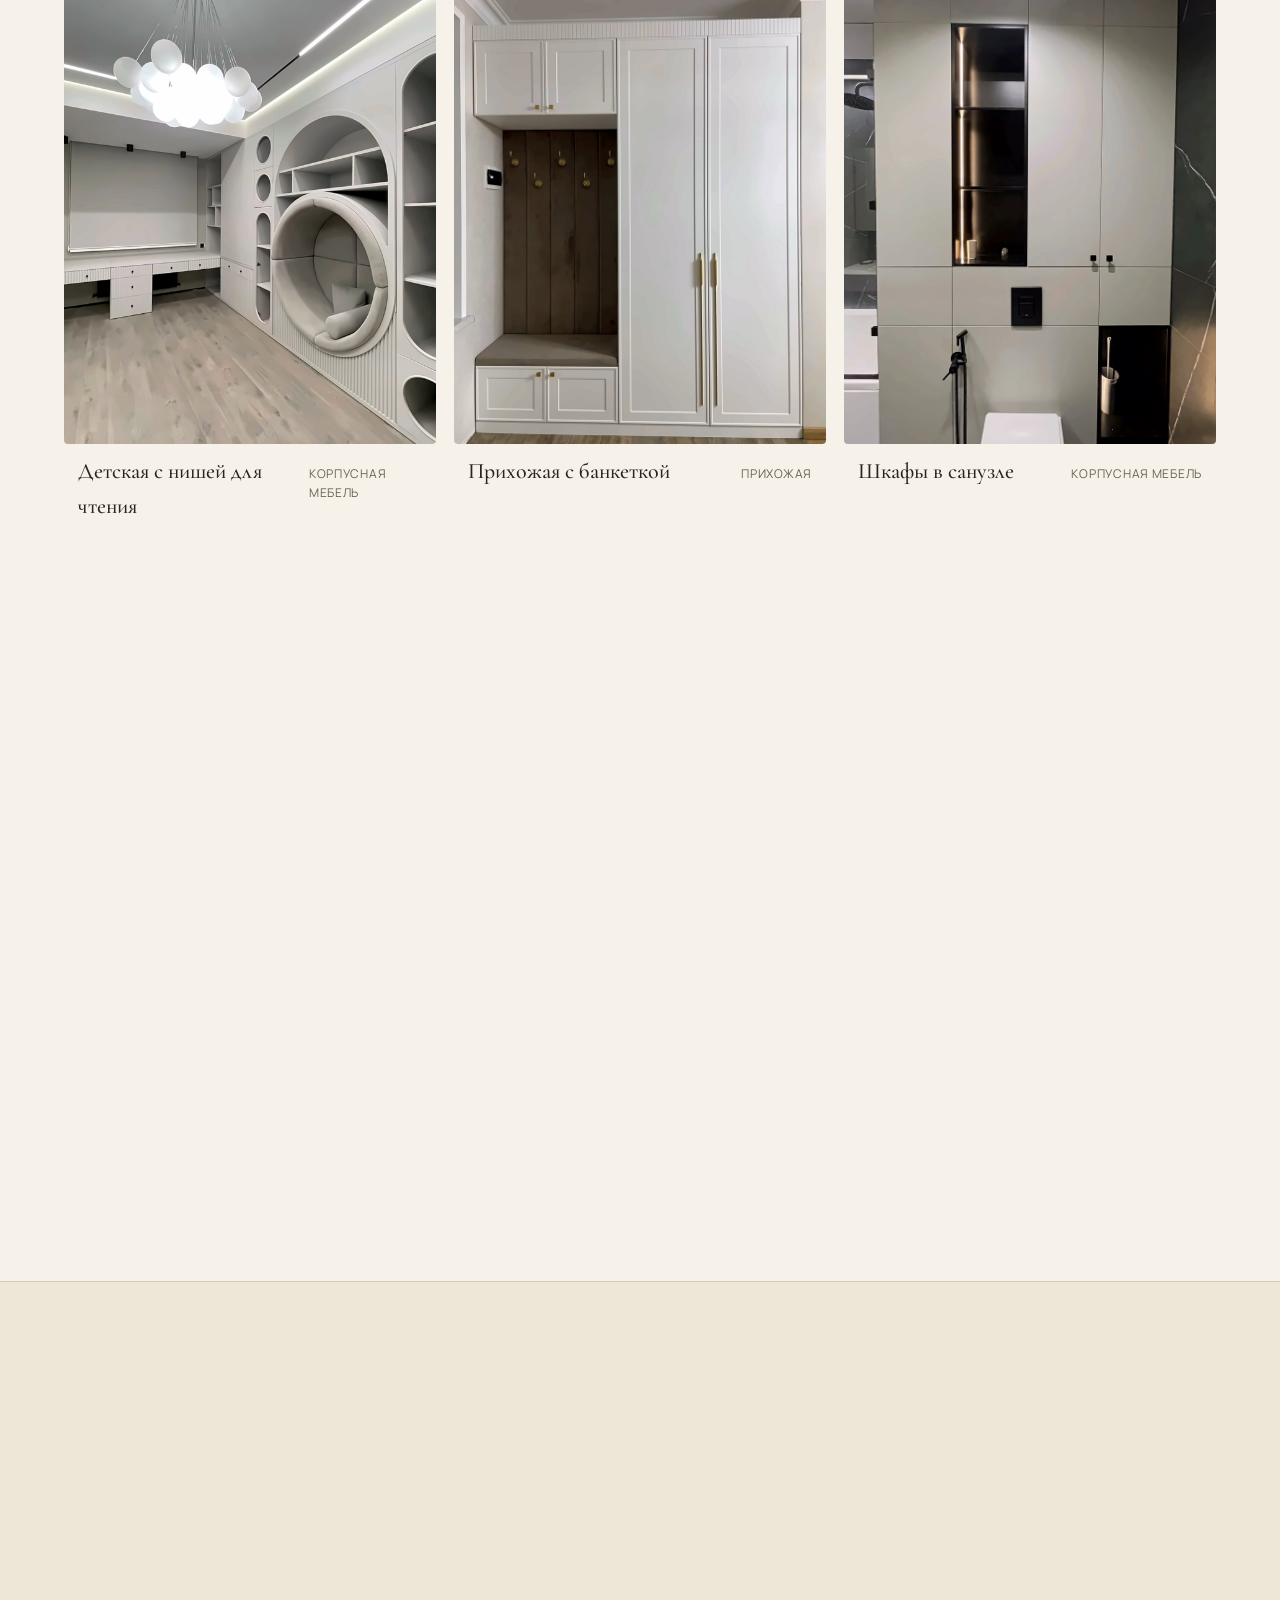
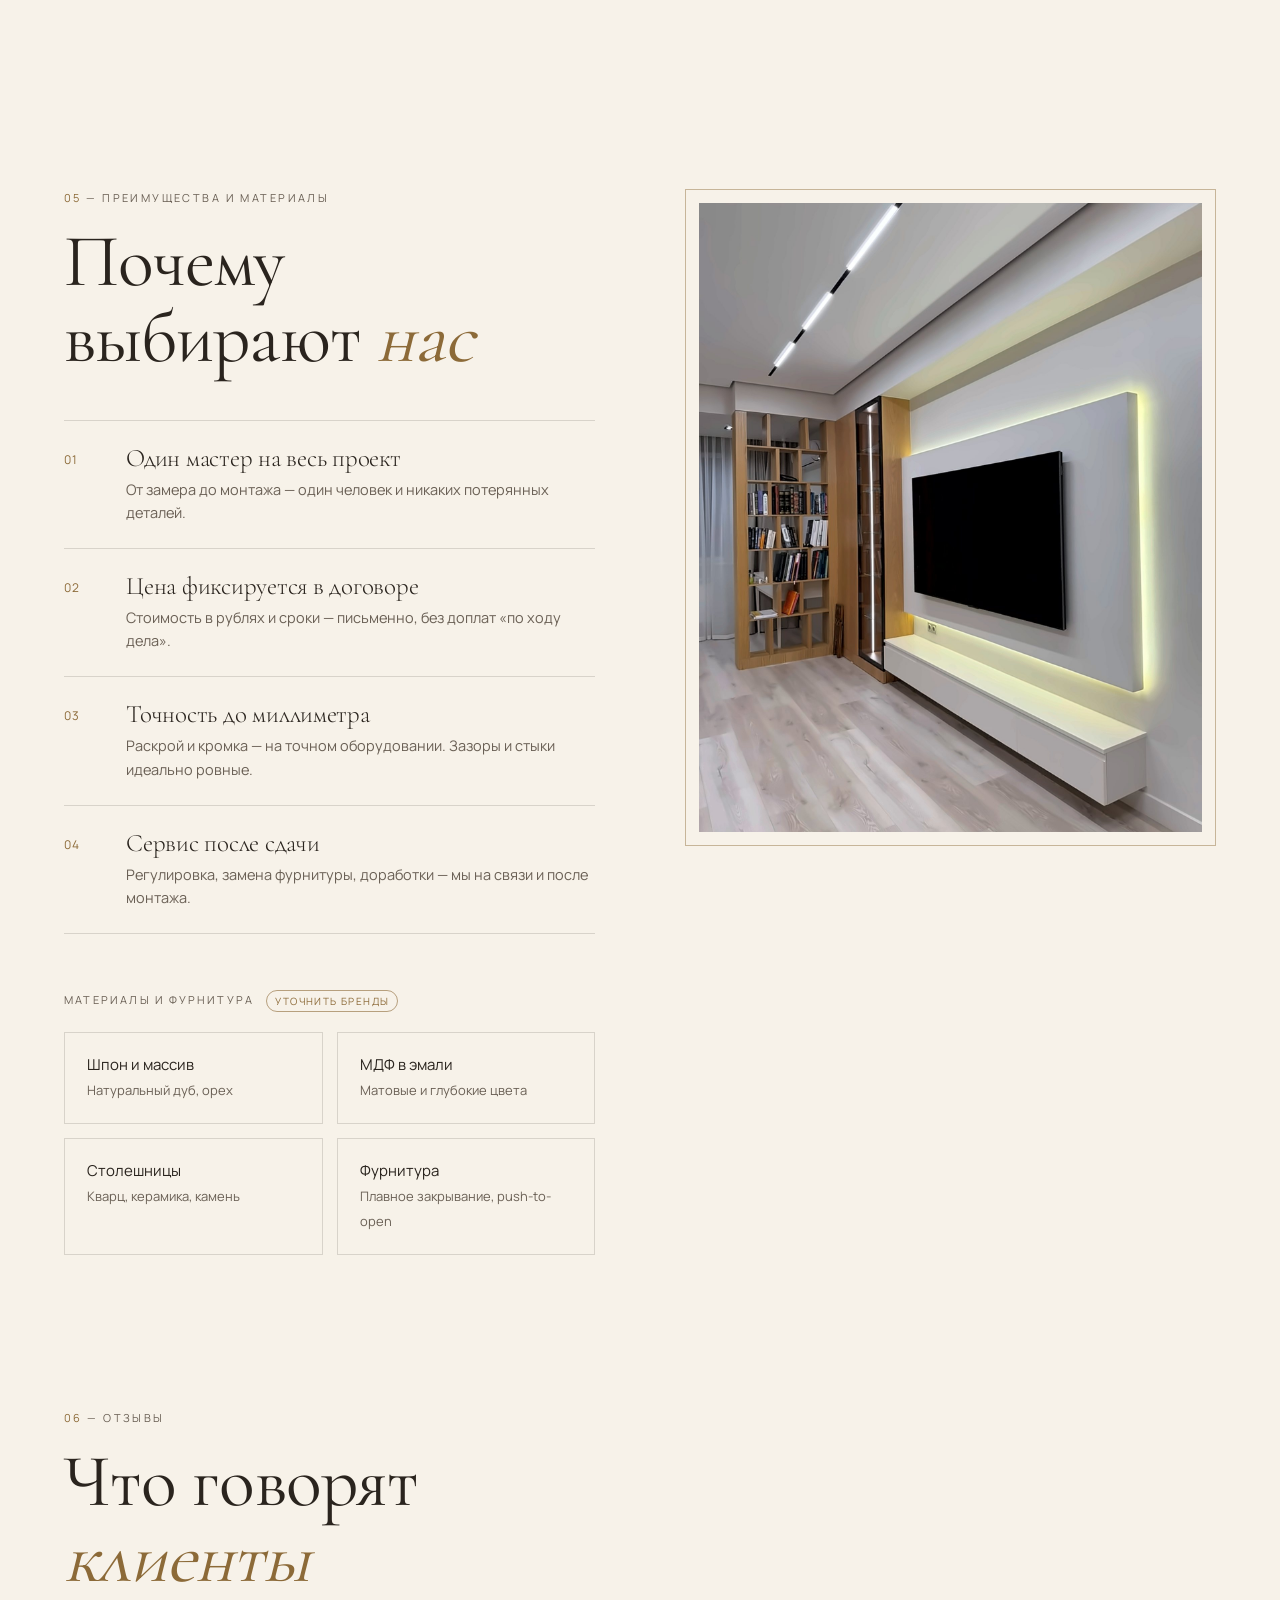
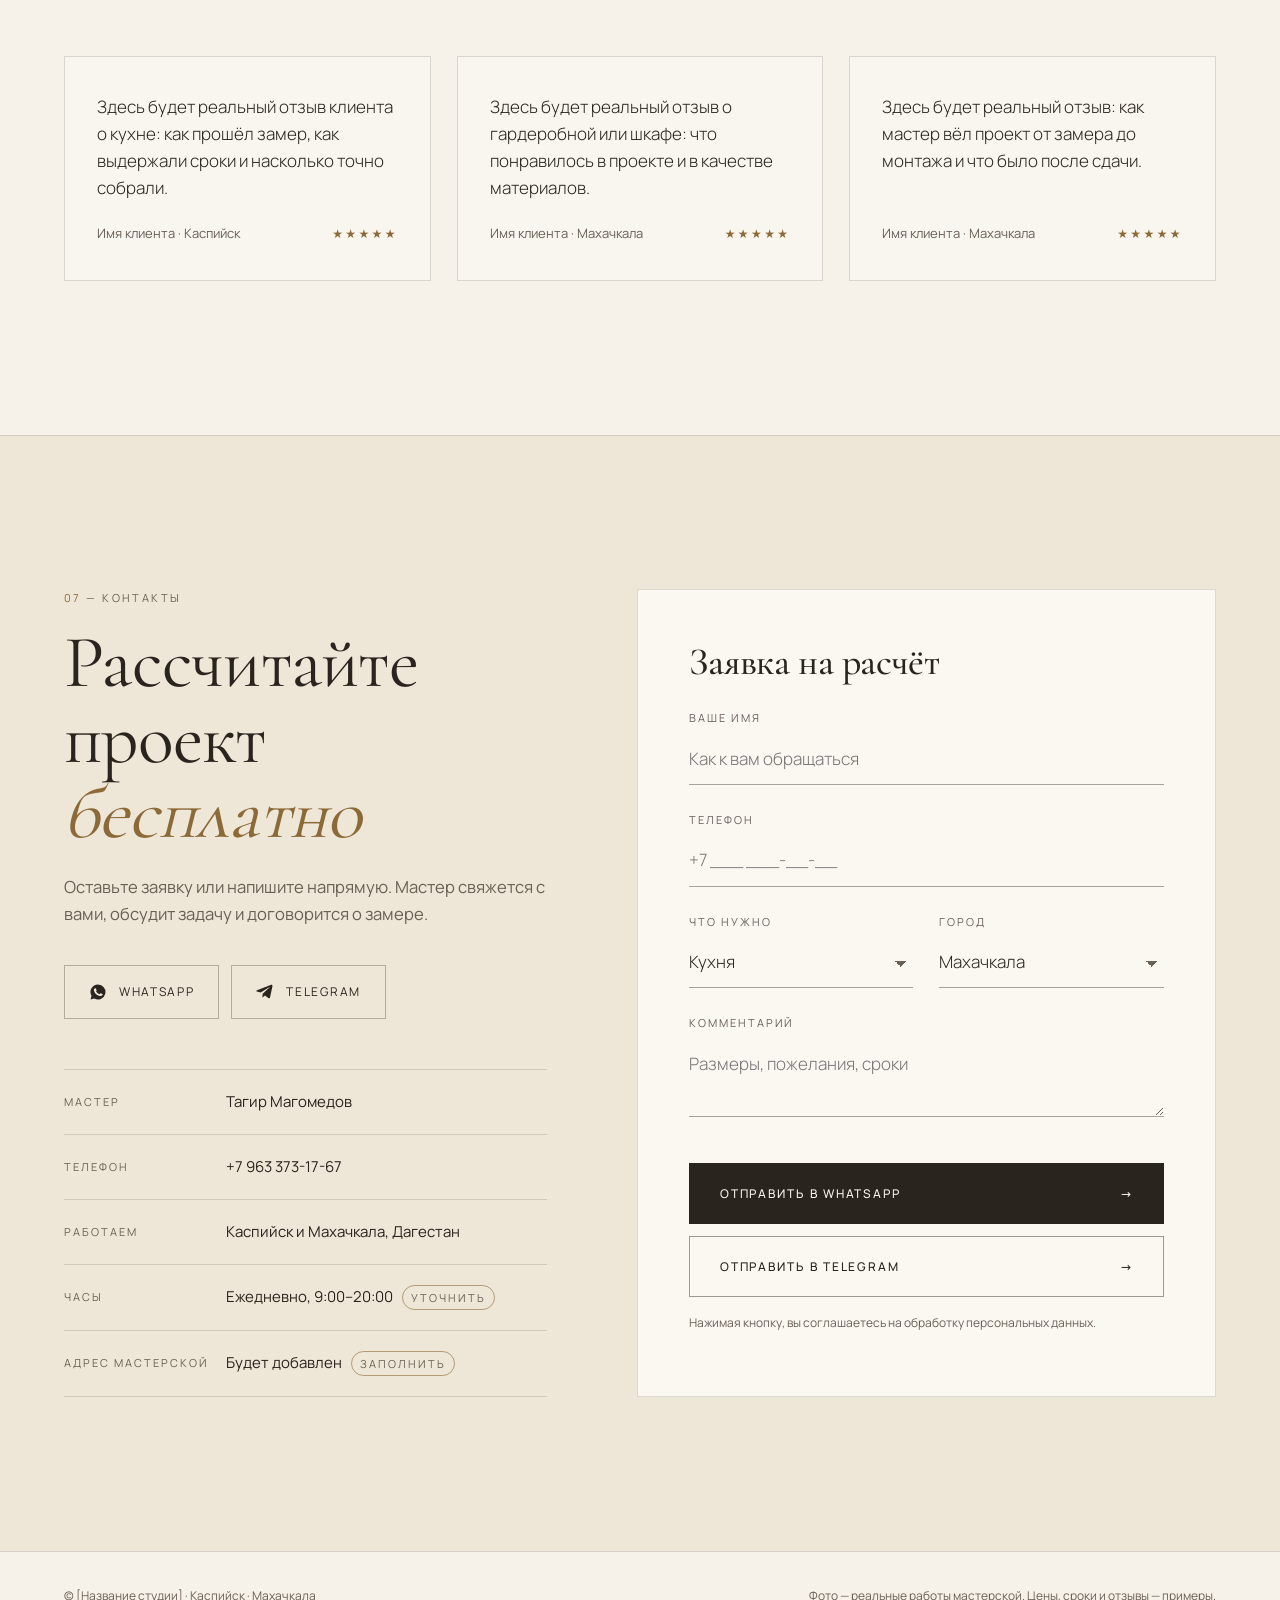
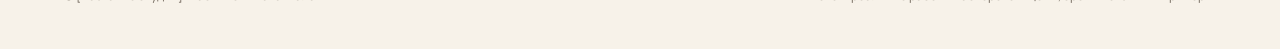
<file: light/index.html>
<!doctype html>
<html lang="ru">
<head>
<meta charset="utf-8">
<meta name="viewport" content="width=device-width,initial-scale=1">
<title>Кухни и корпусная мебель на заказ — Каспийск, Махачкала</title>
<meta name="description" content="Кухни, шкафы, гардеробные и корпусная мебель на заказ в Каспийске и Махачкале. Замер, проект, производство и монтаж. Рассчитать проект бесплатно.">
<meta name="theme-color" content="#f6f1e8">
<link rel="preload" href="../fonts/manrope-cyr.woff2" as="font" type="font/woff2" crossorigin>
<link rel="stylesheet" href="../assets/style.css">
<link rel="stylesheet" href="theme.css">
</head>
<body>

<header>
  <div class="wrap hd">
    <a href="#top" class="logo" data-brand>[Название студии]</a>
    <nav aria-label="Основное меню">
      <ul>
        <li><a href="#directions">Направления</a></li>
        <li><a href="#portfolio">Проекты</a></li>
        <li><a href="#process">Этапы</a></li>
        <li><a href="#why">Материалы</a></li>
        <li><a href="#reviews">Отзывы</a></li>
        <li><a href="#contact">Контакты</a></li>
      </ul>
    </nav>
    <div class="hd-right">
      <a class="hd-phone" data-phone href="tel:+79633731767">+7 963 373-17-67</a>
      <a class="hd-btn" href="#contact">Заявка</a>
      <button class="burger" aria-label="Меню" aria-expanded="false"><i></i><i></i></button>
    </div>
  </div>
</header>

<main id="top">
<!-- HERO -->
<section class="hero">
  <div class="hero-bg"><img src="img/works/01.jpg" alt="Кухня на заказ" fetchpriority="high"></div>
  <div class="wrap">
    <div class="eyebrow rv">Кухни и корпусная мебель на заказ · Каспийск · Махачкала</div>
    <h1 class="rv" style="--d:.1s"><span>Мебель, сделанная</span><span>под ваш дом.</span><span>Точно. Тихо. Надолго.</span></h1>
    <div class="hero-cta rv" style="--d:.25s">
      <a class="btn btn-light" href="#contact">Рассчитать проект бесплатно <span class="ar">→</span></a>
      <a class="btn btn-line" data-wa href="https://wa.me/79633731767" target="_blank" rel="noopener">Написать в WhatsApp</a>
    </div>
    <p class="hero-note rv" style="--d:.3s">Бесплатный выезд мастера на замер в Каспийске и Махачкале.</p>
    <div class="stats rv" style="--d:.4s">
      <div class="stat"><strong>от 30 дней</strong><span>срок изготовления кухни</span></div>
      <div class="stat"><strong>5 лет</strong><span>гарантия на изделие</span></div>
      <div class="stat"><strong>0 ₽</strong><span>замер и расчёт проекта</span></div>
    </div>
  </div>
  <div class="scroll-ind">Листайте</div>
</section>

<!-- DIRECTIONS -->
<section class="sec" id="directions">
  <div class="wrap">
    <div class="eyebrow rv"><b>01</b> — Направления</div>
    <h2 class="rv" style="--d:.08s">Три направления.<br><em>Одна мастерская.</em></h2>
    <p class="lead rv" style="--d:.12s">Проектируем и изготавливаем мебель по вашим размерам. Занимаемся только корпусной мебелью — поэтому делаем её лучше.</p>
    <div class="dirs">
      <article class="dir rv">
        <div class="frame"><div class="im"><img src="img/works/09.jpg" alt="Кухня на заказ" loading="lazy"></div></div>
        <h3>Кухни</h3>
        <p>Прямые, угловые, с островом. Фасады, фурнитура и подсветка — под ваш сценарий готовки.</p>
        <div class="meta"><span>от 70 000 ₽ за погонный метр</span></div>
      </article>
      <article class="dir rv" style="--d:.1s">
        <div class="frame"><div class="im"><img src="img/works/13.jpg" alt="Шкаф-купе и гардеробная" loading="lazy"></div></div>
        <h3>Шкафы и гардеробные</h3>
        <p>Встроенные шкафы до потолка, купе, гардеробные комнаты с продуманным наполнением.</p>
        <div class="meta"><span>от 45 000 ₽ за погонный метр</span></div>
      </article>
      <article class="dir rv" style="--d:.2s">
        <div class="frame"><div class="im"><img src="img/works/06.jpg" alt="Корпусная мебель на заказ" loading="lazy"></div></div>
        <h3>Прочая корпусная мебель</h3>
        <p>Прихожие, комоды, ТВ-зоны, стеллажи, мебель для детской и кабинета, ниши и встроенные системы хранения.</p>
        <div class="meta"><span>от 35 000 ₽ за погонный метр</span></div>
      </article>
    </div>
    <p class="not-do rv">Мы специализируемся на корпусной мебели. Мягкую мебель, столы и стулья не изготавливаем.</p>
  </div>
</section>

<!-- PORTFOLIO -->
<section class="sec" id="portfolio" style="padding-top:0">
  <div class="wrap">
    <div class="pf-head">
      <div>
        <div class="eyebrow rv"><b>02</b> — Проекты</div>
        <h2 class="rv" style="--d:.08s">Работы, которые<br><em>говорят сами</em></h2>
      </div>
      <p class="lead rv" style="margin:0">Реальные проекты мастерской в Каспийске и Махачкале. Нажмите на фото, чтобы рассмотреть.</p>
    </div>
    <div class="gal">
      <figure class="rv"><a class="lb" href="img/works/09.jpg"><img src="img/works/09.jpg" alt="Графитовая кухня без ручек" loading="lazy"></a><figcaption class="cap"><b>Графитовая кухня без ручек</b><span>КУХНЯ</span></figcaption></figure>
      <figure class="rv"><a class="lb" href="img/works/01.jpg"><img src="img/works/01.jpg" alt="Классическая кухня" loading="lazy"></a><figcaption class="cap"><b>Классическая кухня</b><span>КУХНЯ</span></figcaption></figure>
      <figure class="rv"><a class="lb" href="img/works/13.jpg"><img src="img/works/13.jpg" alt="Стеклянная гардеробная" loading="lazy"></a><figcaption class="cap"><b>Стеклянная гардеробная</b><span>ГАРДЕРОБНАЯ</span></figcaption></figure>
      <figure class="rv"><a class="lb" href="img/works/06.jpg"><img src="img/works/06.jpg" alt="ТВ-зона с рейками и витриной" loading="lazy"></a><figcaption class="cap"><b>ТВ-зона с рейками и витриной</b><span>КОРПУСНАЯ МЕБЕЛЬ</span></figcaption></figure>
      <figure class="rv"><a class="lb" href="img/works/08.jpg"><img src="img/works/08.jpg" alt="Белая классическая кухня" loading="lazy"></a><figcaption class="cap"><b>Белая классическая кухня</b><span>КУХНЯ</span></figcaption></figure>
      <figure class="rv"><a class="lb" href="img/works/10.jpg"><img src="img/works/10.jpg" alt="Гардеробная" loading="lazy"></a><figcaption class="cap"><b>Гардеробная</b><span>ГАРДЕРОБНАЯ</span></figcaption></figure>
      <figure class="rv"><a class="lb" href="img/works/17.jpg"><img src="img/works/17.jpg" alt="Зелёная кухня" loading="lazy"></a><figcaption class="cap"><b>Зелёная кухня</b><span>КУХНЯ</span></figcaption></figure>
      <figure class="rv"><a class="lb" href="img/works/15.jpg"><img src="img/works/15.jpg" alt="ТВ-консоль в орехе" loading="lazy"></a><figcaption class="cap"><b>ТВ-консоль в орехе</b><span>КОРПУСНАЯ МЕБЕЛЬ</span></figcaption></figure>
      <figure class="rv"><a class="lb" href="img/works/14.jpg"><img src="img/works/14.jpg" alt="Шкаф в прихожую" loading="lazy"></a><figcaption class="cap"><b>Шкаф в прихожую</b><span>ПРИХОЖАЯ</span></figcaption></figure>
      <figure class="rv"><a class="lb" href="img/works/03.jpg"><img src="img/works/03.jpg" alt="Зеркало с подсветкой и консоль" loading="lazy"></a><figcaption class="cap"><b>Зеркало с подсветкой и консоль</b><span>КОРПУСНАЯ МЕБЕЛЬ</span></figcaption></figure>
      <figure class="rv"><a class="lb" href="img/works/11.jpg"><img src="img/works/11.jpg" alt="ТВ-стена со стеллажом" loading="lazy"></a><figcaption class="cap"><b>ТВ-стена со стеллажом</b><span>КОРПУСНАЯ МЕБЕЛЬ</span></figcaption></figure>
      <figure class="rv"><a class="lb" href="img/works/05.jpg"><img src="img/works/05.jpg" alt="Шкаф и постирочная" loading="lazy"></a><figcaption class="cap"><b>Шкаф и постирочная</b><span>ШКАФ</span></figcaption></figure>
      <figure class="rv"><a class="lb" href="img/works/02.jpg"><img src="img/works/02.jpg" alt="Детская с нишей для чтения" loading="lazy"></a><figcaption class="cap"><b>Детская с нишей для чтения</b><span>КОРПУСНАЯ МЕБЕЛЬ</span></figcaption></figure>
      <figure class="rv"><a class="lb" href="img/works/16.jpg"><img src="img/works/16.jpg" alt="Прихожая с банкеткой" loading="lazy"></a><figcaption class="cap"><b>Прихожая с банкеткой</b><span>ПРИХОЖАЯ</span></figcaption></figure>
      <figure class="rv"><a class="lb" href="img/works/04.jpg"><img src="img/works/04.jpg" alt="Шкафы в санузле" loading="lazy"></a><figcaption class="cap"><b>Шкафы в санузле</b><span>КОРПУСНАЯ МЕБЕЛЬ</span></figcaption></figure>
      <figure class="rv"><a class="lb" href="img/works/12.jpg"><img src="img/works/12.jpg" alt="Консоль в гостиной" loading="lazy"></a><figcaption class="cap"><b>Консоль в гостиной</b><span>КОРПУСНАЯ МЕБЕЛЬ</span></figcaption></figure>
      <figure class="rv"><a class="lb" href="img/works/07.jpg"><img src="img/works/07.jpg" alt="Стеллажи для магазина" loading="lazy"></a><figcaption class="cap"><b>Стеллажи для магазина</b><span>КОММЕРЧЕСКИЙ ОБЪЕКТ</span></figcaption></figure>
    </div>
  </div>
</section>

<!-- MASTER -->
<section class="sec master" id="master">
  <div class="wrap master-g">
    <div class="frame rv"><div class="im"><img src="img/works/15.jpg" alt="Фасады из шпона и дерева" loading="lazy"></div></div>
    <div>
      <div class="eyebrow rv"><b>03</b> — Обращение мастера</div>
      <p class="quote rv" style="--d:.08s">«Я лично веду каждый проект: приезжаю на замер, согласовываю проект и слежу за изготовлением и монтажом. Вы всегда знаете, с кем говорить».</p>
      <p class="quote-p rv" style="--d:.14s">Работаю с клиентами в Каспийске и Махачкале. Объясню, из чего сделать лучше и где не стоит переплачивать — и покажу это на материалах, а не на картинках.</p>
    </div>
  </div>
</section>

<!-- PROCESS -->
<section class="sec" id="process">
  <div class="wrap">
    <div class="eyebrow rv"><b>04</b> — Этапы работы</div>
    <h2 class="rv" style="--d:.08s">От замера<br>до <em>ключей</em></h2>
    <div class="steps">
      <div class="step rv"><div class="n">01</div><h3>Заявка и знакомство</h3><p>Обсуждаем задачу, стиль и бюджет. Подбираем материалы и фурнитуру под ваш сценарий.</p><span class="d">≈ 1 день*</span></div>
      <div class="step rv" style="--d:.08s"><div class="n">02</div><h3>Замер на объекте</h3><p>Мастер приезжает в Каспийск или Махачкалу, снимает точные размеры и учитывает коммуникации.</p><span class="d">≈ 1–2 дня*</span></div>
      <div class="step rv" style="--d:.16s"><div class="n">03</div><h3>Проект и смета</h3><p>3D-визуализация, спецификация и фиксированная стоимость в рублях. Правки — до полного согласования.</p><span class="d">≈ 3–5 дней*</span></div>
      <div class="step rv"><div class="n">04</div><h3>Договор и производство</h3><p>Подписываем договор с этапами и сроками. Изготавливаем на собственном оборудовании.</p><span class="d">≈ 25–45 дней*</span></div>
      <div class="step rv" style="--d:.08s"><div class="n">05</div><h3>Доставка и монтаж</h3><p>Привозим, собираем, подключаем подсветку и регулируем фурнитуру. Убираем за собой.</p><span class="d">≈ 1–3 дня*</span></div>
      <div class="step rv" style="--d:.16s"><div class="n">06</div><h3>Сдача и гарантия</h3><p>Проверяем вместе с вами каждую деталь. Гарантия и сервис после сдачи.</p><span class="d">гарантия 5 лет*</span></div>
    </div>
  </div>
</section>

<!-- WHY -->
<section class="sec" id="why" style="padding-top:0">
  <div class="wrap adv-g">
    <div>
      <div class="eyebrow rv"><b>05</b> — Преимущества и материалы</div>
      <h2 class="rv" style="--d:.08s">Почему<br>выбирают <em>нас</em></h2>
      <ul class="adv-list">
        <li class="rv"><span class="i">01</span><h3>Один мастер на весь проект</h3><p>От замера до монтажа — один человек и никаких потерянных деталей.</p></li>
        <li class="rv" style="--d:.06s"><span class="i">02</span><h3>Цена фиксируется в договоре</h3><p>Стоимость в рублях и сроки — письменно, без доплат «по ходу дела».</p></li>
        <li class="rv" style="--d:.12s"><span class="i">03</span><h3>Точность до миллиметра</h3><p>Раскрой и кромка — на точном оборудовании. Зазоры и стыки идеально ровные.</p></li>
        <li class="rv" style="--d:.18s"><span class="i">04</span><h3>Сервис после сдачи</h3><p>Регулировка, замена фурнитуры, доработки — мы на связи и после монтажа.</p></li>
      </ul>
      <div class="mats rv">
        <div class="mats-t">Материалы и фурнитура <span class="tag-ex" style="margin-left:8px">уточнить бренды</span></div>
        <div class="mats-g">
          <div class="mat"><b>Шпон и массив</b><span>Натуральный дуб, орех</span></div>
          <div class="mat"><b>МДФ в эмали</b><span>Матовые и глубокие цвета</span></div>
          <div class="mat"><b>Столешницы</b><span>Кварц, керамика, камень</span></div>
          <div class="mat"><b>Фурнитура</b><span>Плавное закрывание, push-to-open</span></div>
        </div>
      </div>
    </div>
    <div class="adv-img rv" style="--d:.1s"><div class="frame"><div class="im"><img src="img/works/11.jpg" alt="Корпусная мебель, детали фасадов" loading="lazy"></div></div></div>
  </div>
</section>

<!-- REVIEWS -->
<section class="sec" id="reviews" style="padding-top:0">
  <div class="wrap">
    <div class="rev-top">
      <div>
        <div class="eyebrow rv"><b>06</b> — Отзывы</div>
        <h2 class="rv" style="--d:.08s">Что говорят<br><em>клиенты</em></h2>
      </div>
    </div>
    <div class="revs">
      <div class="rev rv"><q>Здесь будет реальный отзыв клиента о кухне: как прошёл замер, как выдержали сроки и насколько точно собрали.</q><div class="who"><span>Имя клиента · Каспийск</span><span class="stars">★★★★★</span></div></div>
      <div class="rev rv" style="--d:.1s"><q>Здесь будет реальный отзыв о гардеробной или шкафе: что понравилось в проекте и в качестве материалов.</q><div class="who"><span>Имя клиента · Махачкала</span><span class="stars">★★★★★</span></div></div>
      <div class="rev rv" style="--d:.2s"><q>Здесь будет реальный отзыв: как мастер вёл проект от замера до монтажа и что было после сдачи.</q><div class="who"><span>Имя клиента · Махачкала</span><span class="stars">★★★★★</span></div></div>
    </div>
  </div>
</section>

<!-- CONTACT -->
<section class="sec contact-sec" id="contact">
  <div class="wrap cg">
    <div>
      <div class="eyebrow rv"><b>07</b> — Контакты</div>
      <h2 class="rv" style="--d:.08s">Рассчитайте<br>проект <em>бесплатно</em></h2>
      <p class="lead rv" style="--d:.12s">Оставьте заявку или напишите напрямую. Мастер свяжется с вами, обсудит задачу и договорится о замере.</p>
      <div class="messengers rv" style="--d:.16s">
        <a class="mbtn wa" data-wa href="https://wa.me/79633731767" target="_blank" rel="noopener"><svg viewBox="0 0 24 24"><path d="M12 2a10 10 0 0 0-8.6 15.1L2 22l5-1.3A10 10 0 1 0 12 2zm5.4 14.2c-.2.6-1.3 1.2-1.8 1.2-.5.1-1 .2-3.3-.7-2.8-1.2-4.600-4-4.700-4.200-.1-.2-1.100-1.500-1.100-2.800s.7-2 1-2.300c.2-.3.500-.3.700-.3h.5c.2 0 .4 0 .6.500l.8 2c.1.200.1.400 0 .500l-.4.600c-.1.200-.3.300-.1.600.2.300.8 1.300 1.700 2.100 1.200 1 2.100 1.300 2.400 1.500.3.100.5.100.6-.1l.9-1.100c.2-.3.400-.2.600-.1l1.900.9c.3.100.5.200.5.300.1.200.1.800-.2 1.400z"/></svg>WhatsApp</a>
        <a class="mbtn tg" data-tg href="https://t.me/+79633731767" target="_blank" rel="noopener"><svg viewBox="0 0 24 24"><path d="M21.900 4.200 18.700 19.400c-.2 1.100-.9 1.300-1.800.8l-5-3.700-2.400 2.300c-.3.300-.5.500-1 .5l.4-5.100 9.300-8.400c.4-.4-.1-.6-.6-.2L6.100 12.800 1.200 11.300c-1.100-.3-1.100-1.100.2-1.600L20.300 2.400c.9-.3 1.700.2 1.600 1.800z"/></svg>Telegram</a>
      </div>
      <div class="cinfo rv" style="--d:.2s">
        <div class="crow"><span>Мастер</span><div data-master>Тагир Магомедов</div></div>
        <div class="crow"><span>Телефон</span><a data-phone href="tel:+79633731767">+7 963 373-17-67</a></div>
        <div class="crow"><span>Работаем</span><div>Каспийск и Махачкала, Дагестан</div></div>
        <div class="crow"><span>Часы</span><div>Ежедневно, 9:00–20:00 <span class="tag-ex" style="margin-left:6px">уточнить</span></div></div>
        <div class="crow"><span>Адрес мастерской</span><div>Будет добавлен <span class="tag-ex" style="margin-left:6px">заполнить</span></div></div>
      </div>
    </div>
    <form id="lead" class="rv" style="--d:.12s" novalidate>
      <h3>Заявка на расчёт</h3>
      <label class="fld"><span>Ваше имя</span><input name="name" required autocomplete="name" placeholder="Как к вам обращаться"></label>
      <label class="fld"><span>Телефон</span><input name="phone" type="tel" required autocomplete="tel" placeholder="+7 ___ ___-__-__" inputmode="tel"></label>
      <div class="row2">
        <label class="fld"><span>Что нужно</span><select name="type"><option>Кухня</option><option>Шкаф / гардеробная</option><option>Прочая корпусная мебель</option></select></label>
        <label class="fld"><span>Город</span><select name="city"><option>Махачкала</option><option>Каспийск</option></select></label>
      </div>
      <label class="fld"><span>Комментарий</span><textarea name="msg" rows="2" placeholder="Размеры, пожелания, сроки"></textarea></label>
      <button class="btn btn-light" type="submit" data-via="wa">Отправить в WhatsApp <span class="ar">→</span></button>
      <button class="btn btn-line" type="submit" data-via="tg" style="margin-top:12px">Отправить в Telegram <span class="ar">→</span></button>
      <p class="ok">Откроется WhatsApp/Telegram с готовым текстом заявки — отправьте его мастеру.</p>
      <p class="fnote">Нажимая кнопку, вы соглашаетесь на обработку персональных данных.</p>
    </form>
  </div>
</section>
</main>

<footer>
  <div class="wrap">
    <span>© <span data-brand>[Название студии]</span> · Каспийск · Махачкала</span>
    <span>Фото — реальные работы мастерской. Цены, сроки и отзывы — примеры.</span>
  </div>
</footer>

<a class="fab" data-wa href="https://wa.me/79633731767" target="_blank" rel="noopener" aria-label="Написать в WhatsApp"><svg viewBox="0 0 24 24"><path d="M12 2a10 10 0 0 0-8.600 15.100L2 22l5-1.300A10 10 0 1 0 12 2zm5.400 14.200c-.2.600-1.300 1.200-1.800 1.200-.5.100-1 .2-3.300-.7-2.800-1.200-4.600-4-4.700-4.200-.1-.2-1.100-1.500-1.100-2.800s.7-2 1-2.300c.2-.3.500-.3.700-.3h.5c.2 0 .4 0 .6.500l.8 2c.1.200.1.400 0 .5l-.4.600c-.1.200-.3.300-.1.600.2.300.8 1.300 1.700 2.100 1.200 1 2.100 1.300 2.400 1.500.3.100.5.100.6-.1l.9-1.100c.2-.3.400-.2.600-.1l1.900.9c.3.100.5.200.5.300.1.200.1.800-.2 1.400z"/></svg></a>

<script src="../assets/site.js"></script>
<div id="lbx" hidden><button class="x" aria-label="Закрыть">×</button><button class="pv" aria-label="Назад">‹</button><img alt=""><button class="nx" aria-label="Вперёд">›</button></div>
<script>(function(){var a=[].slice.call(document.querySelectorAll('a.lb')),b=document.getElementById('lbx'),im=b.querySelector('img'),i=0;function sh(n){i=(n+a.length)%a.length;im.src=a[i].href;im.alt=a[i].querySelector('img').alt;b.hidden=false}a.forEach(function(e,k){e.addEventListener('click',function(ev){ev.preventDefault();sh(k)})});b.querySelector('.x').onclick=function(){b.hidden=true};b.querySelector('.pv').onclick=function(e){e.stopPropagation();sh(i-1)};b.querySelector('.nx').onclick=function(e){e.stopPropagation();sh(i+1)};b.onclick=function(e){if(e.target===b)b.hidden=true};document.addEventListener('keydown',function(e){if(b.hidden)return;if(e.key=='Escape')b.hidden=true;if(e.key=='ArrowLeft')sh(i-1);if(e.key=='ArrowRight')sh(i+1)})})();</script>
</body>
</html>
</file>
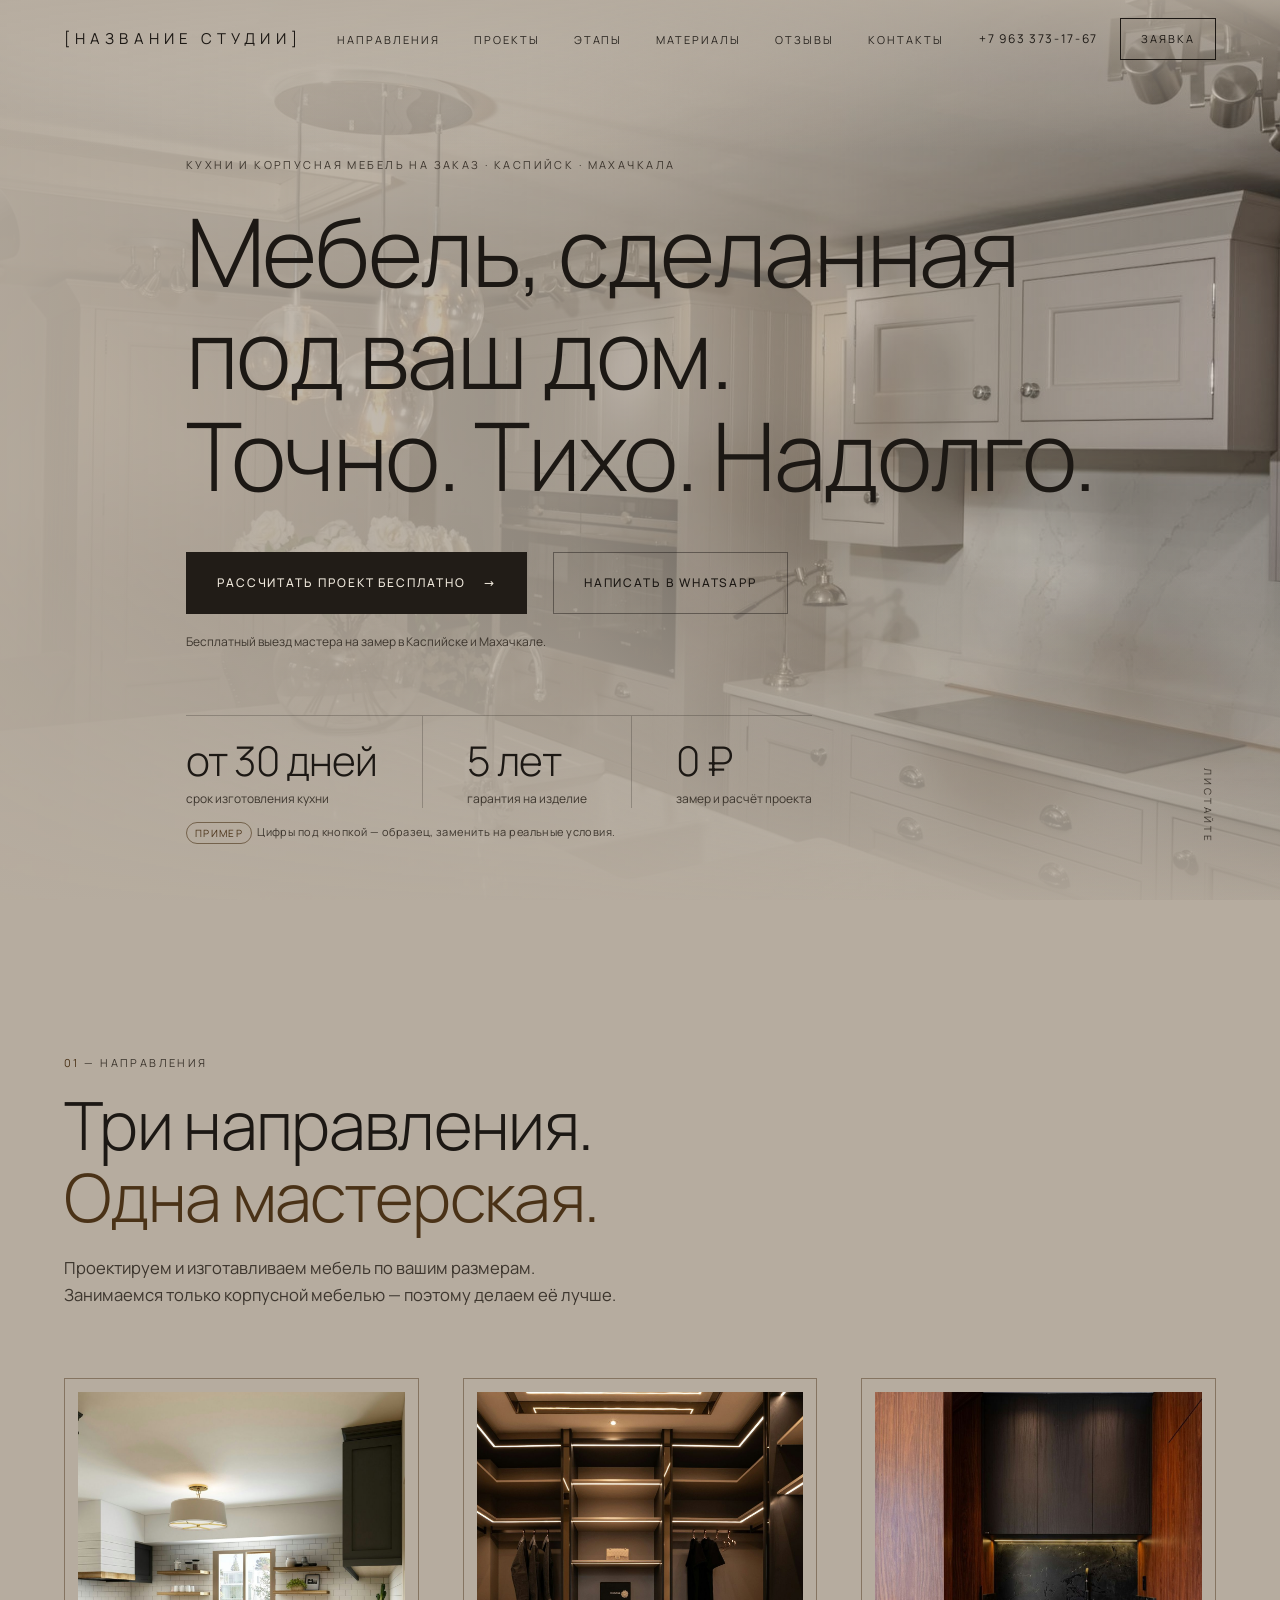
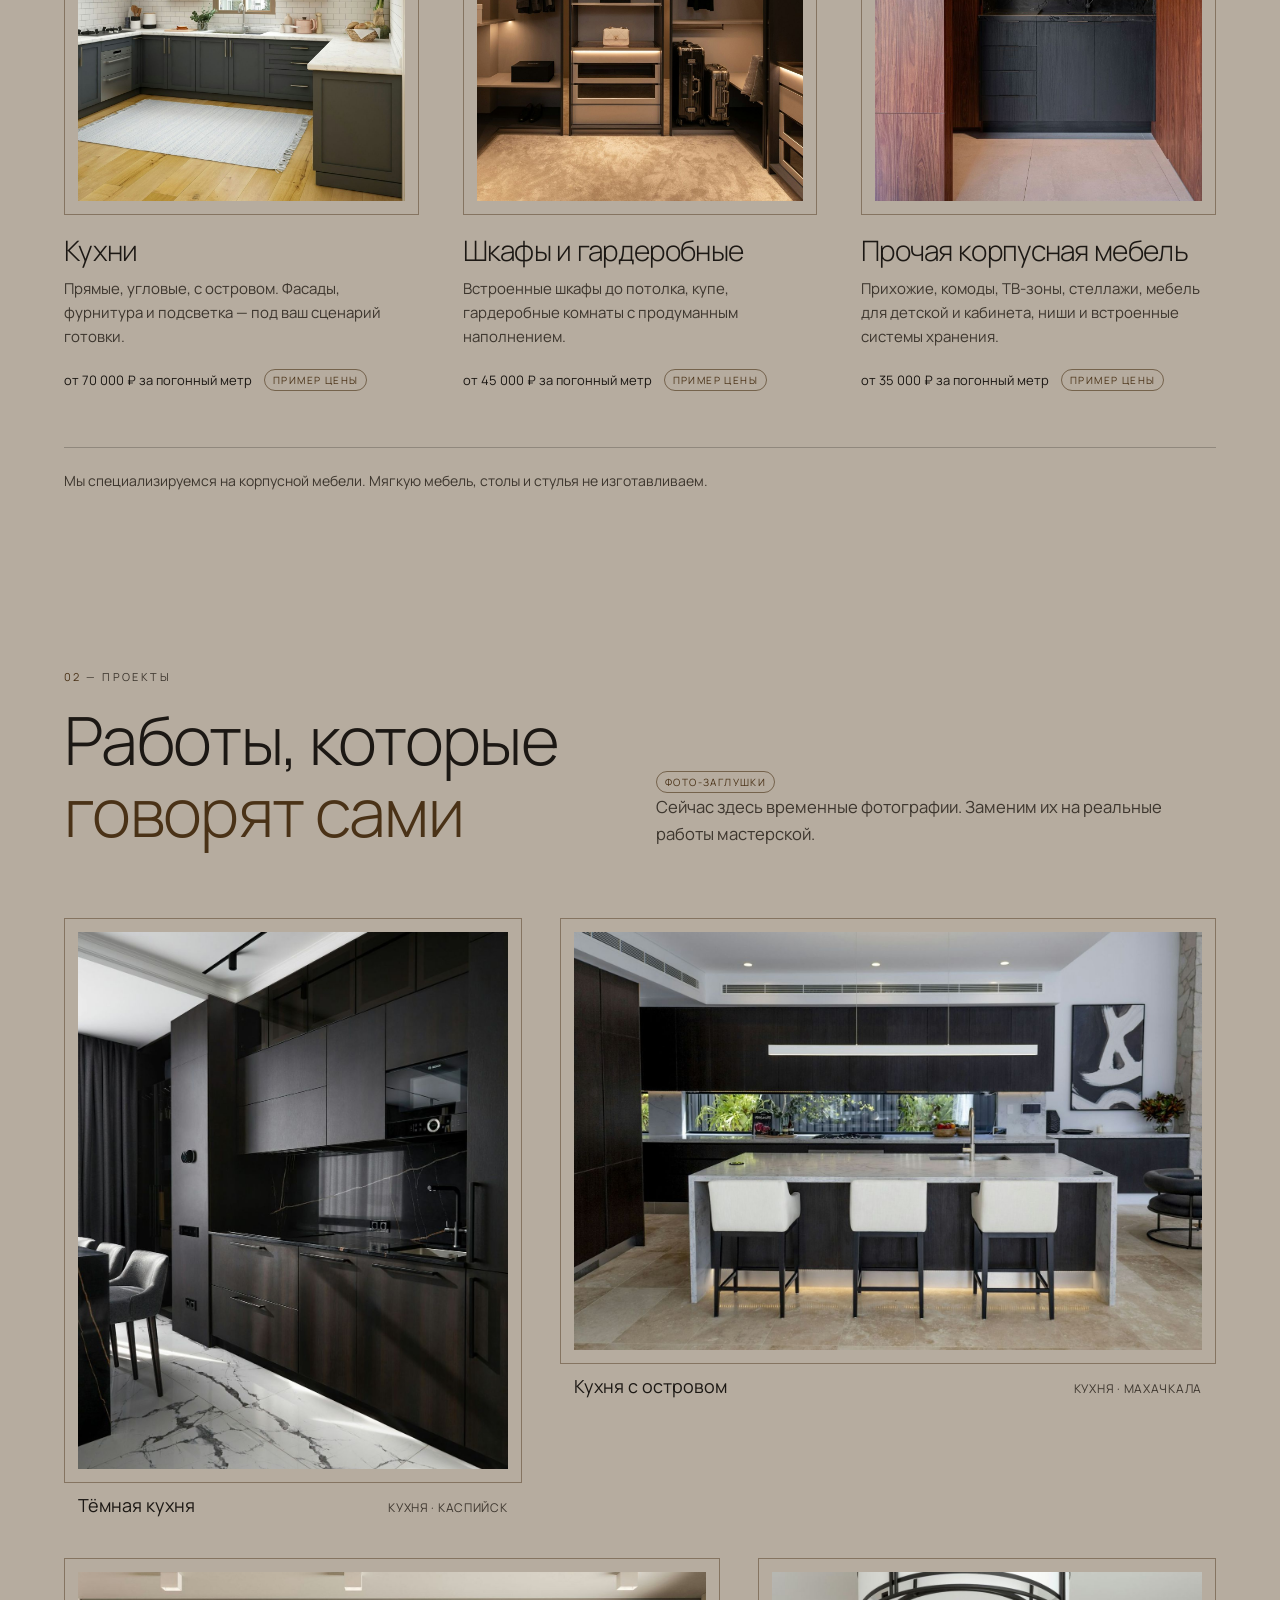
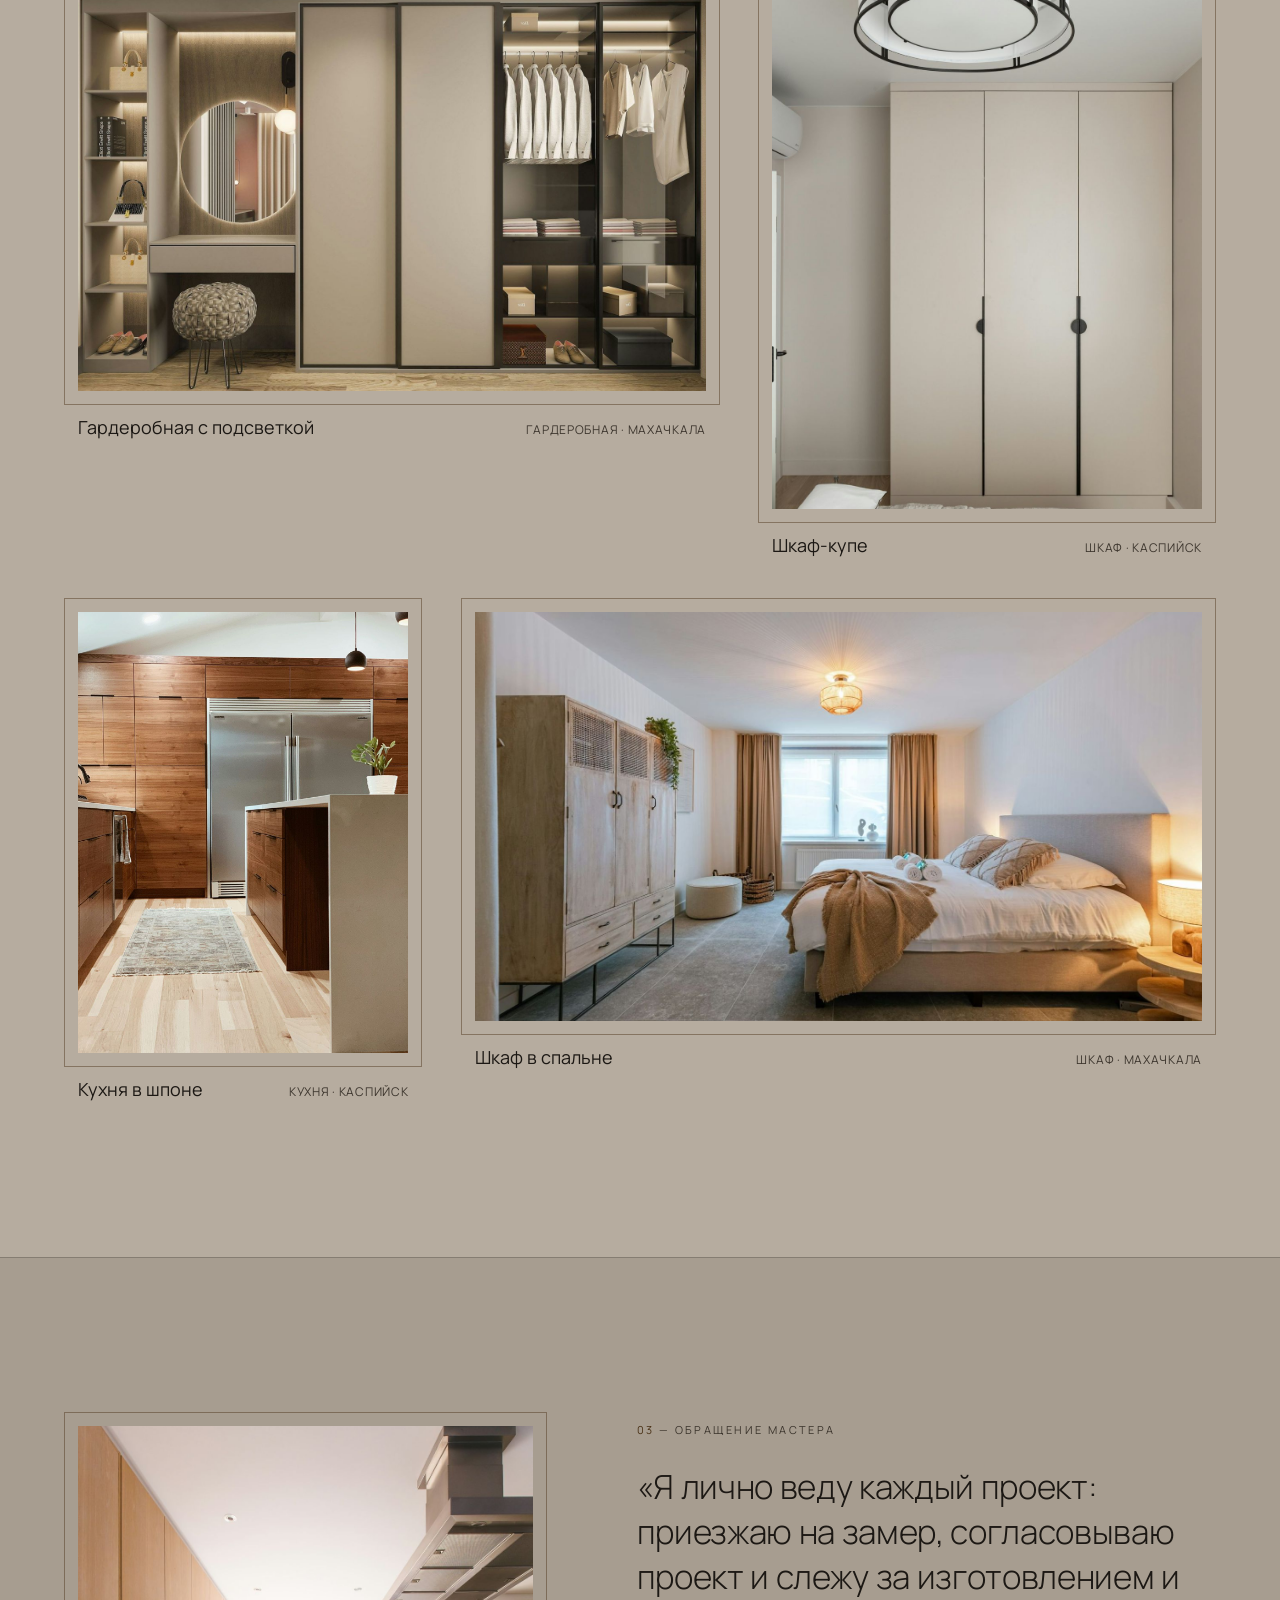
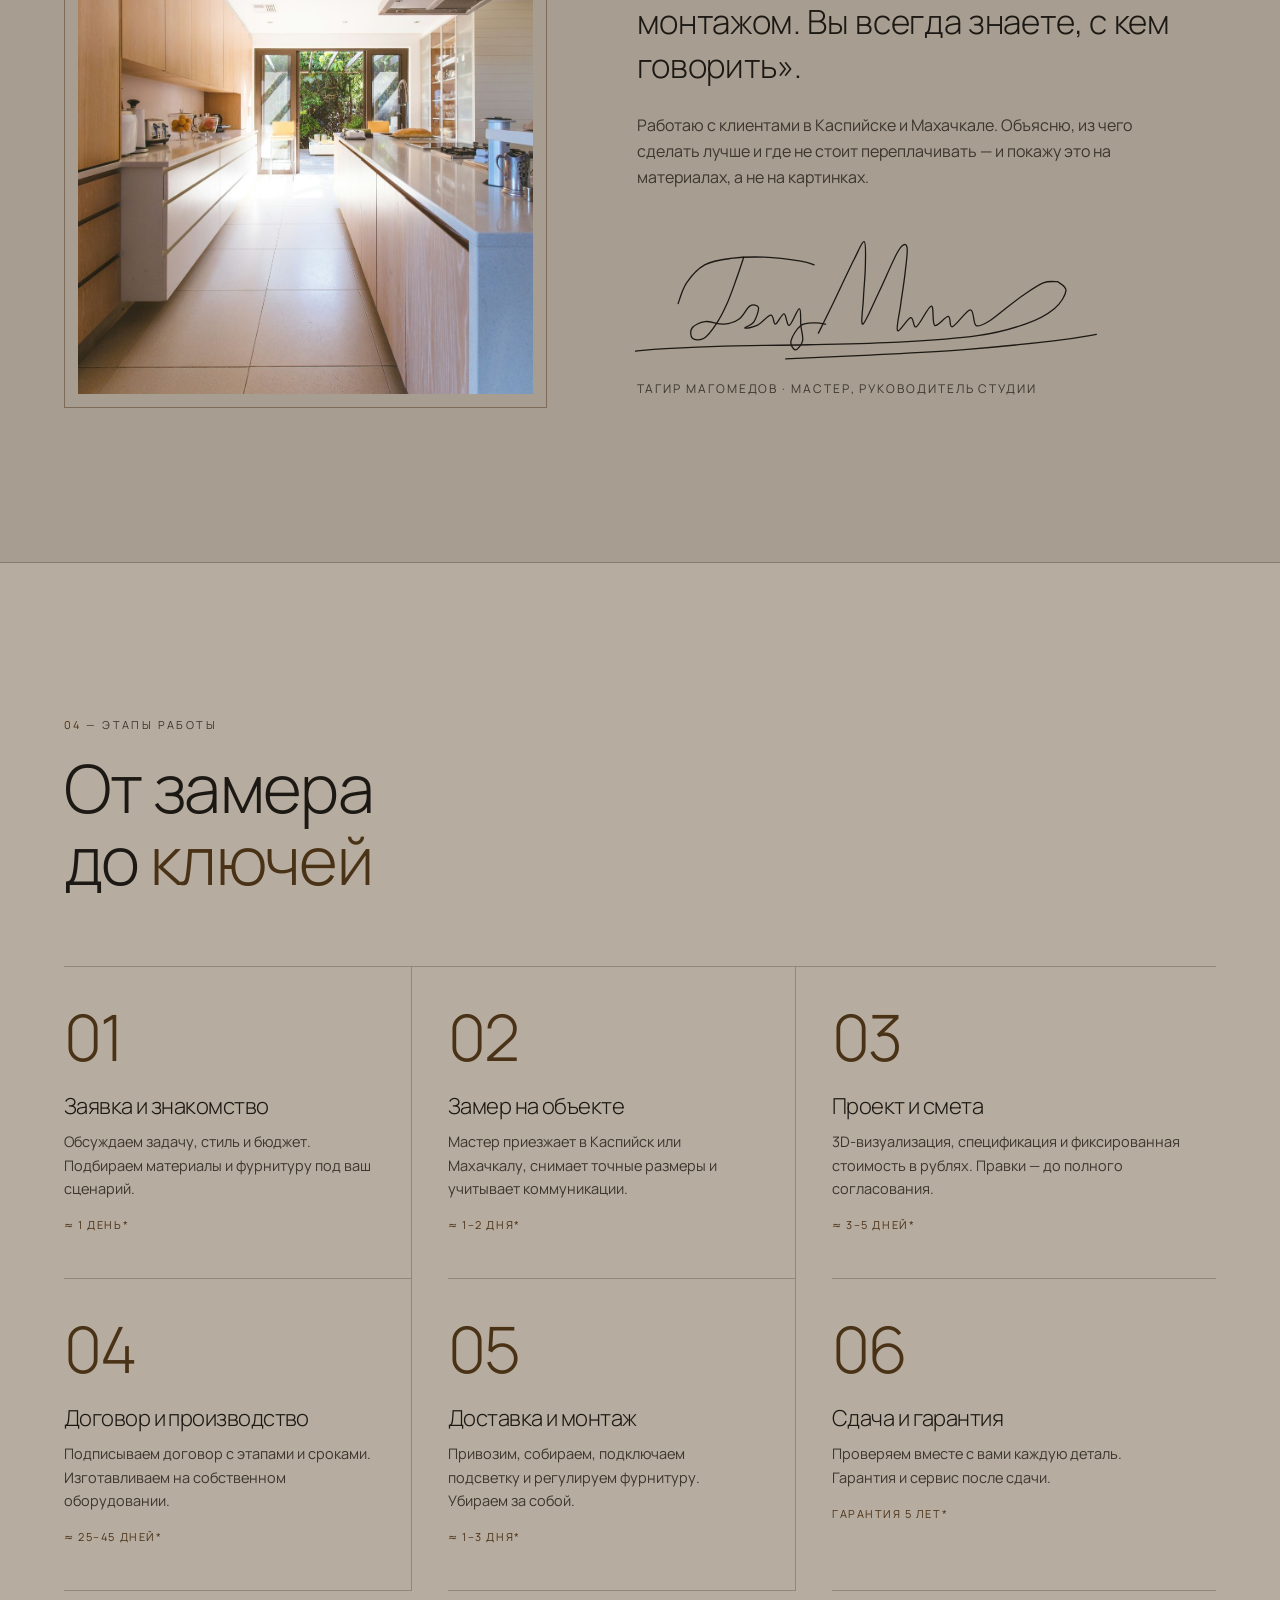
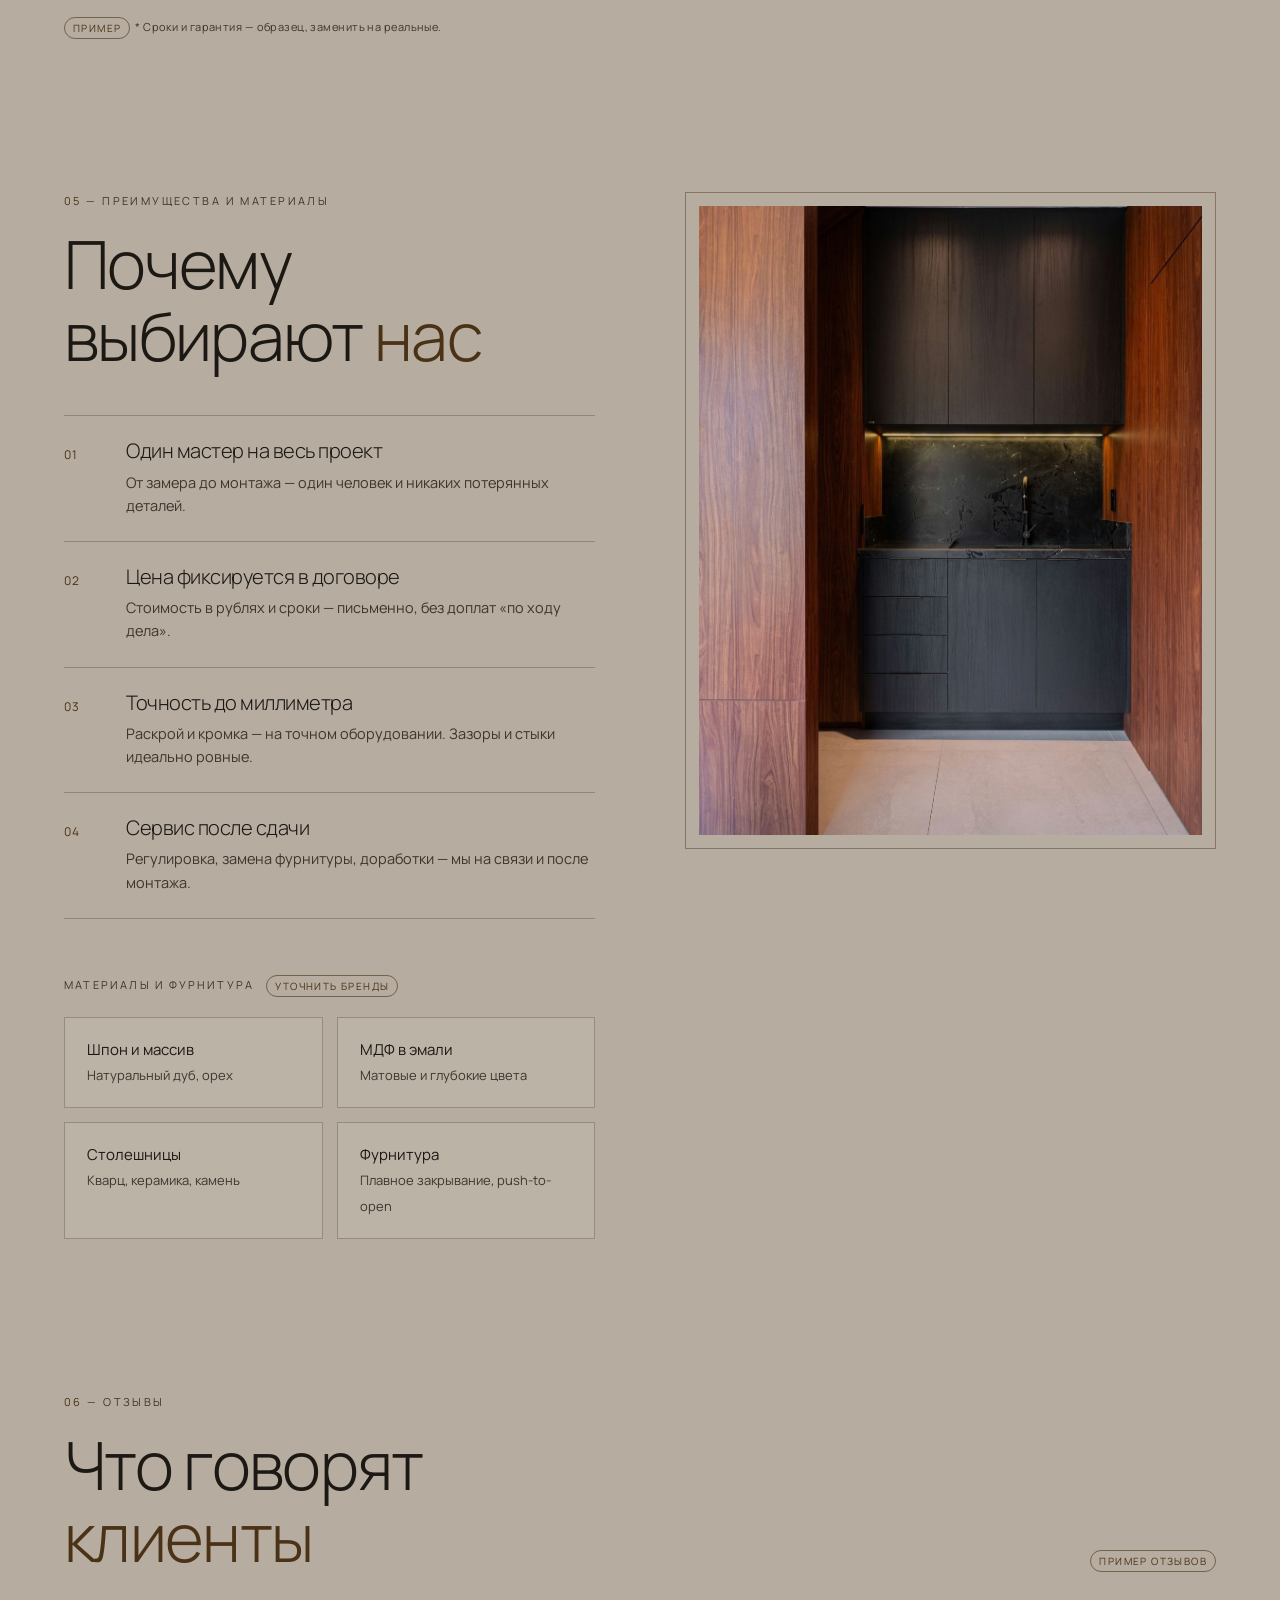
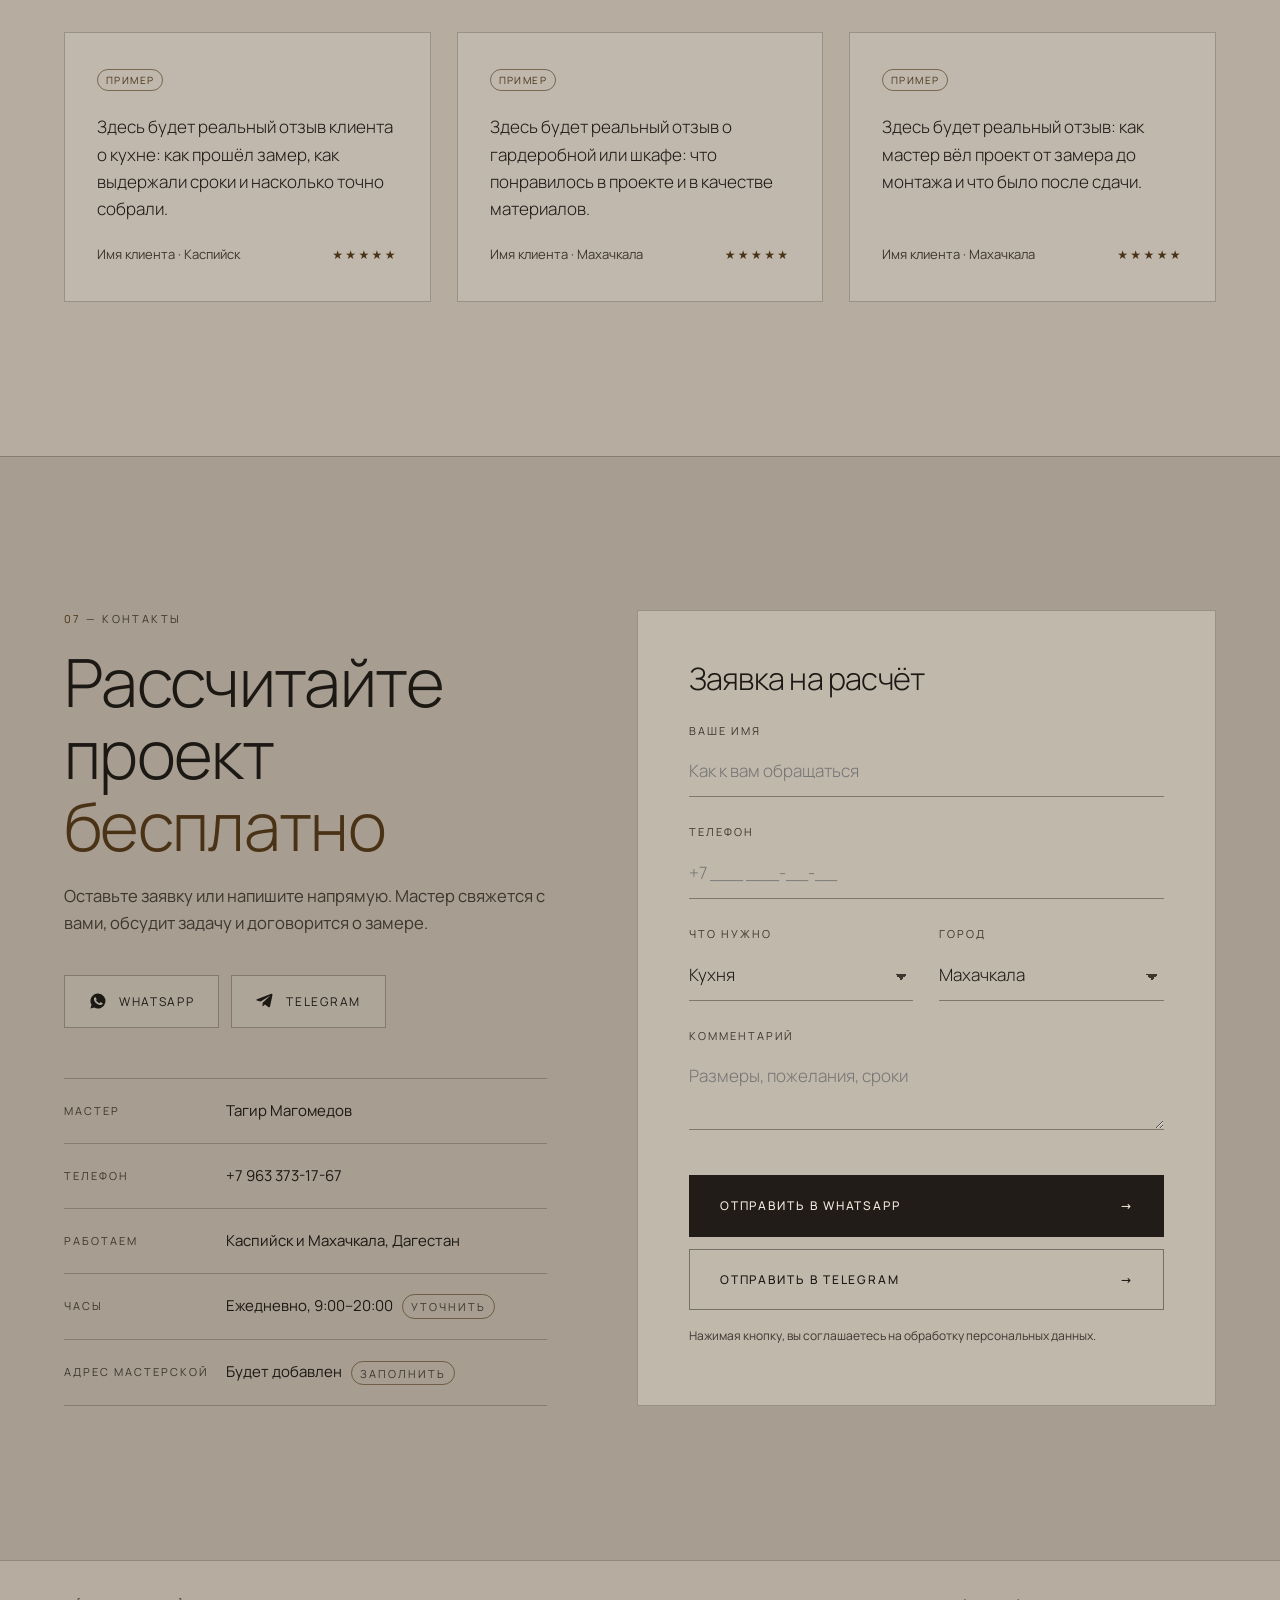
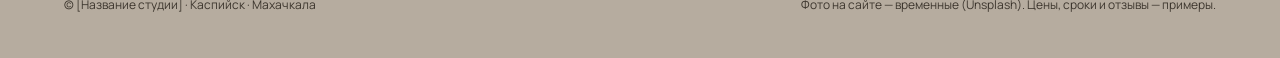
<file: neutral/index.html>
<!doctype html>
<html lang="ru">
<head>
<meta charset="utf-8">
<meta name="viewport" content="width=device-width,initial-scale=1">
<title>Кухни и корпусная мебель на заказ — Каспийск, Махачкала</title>
<meta name="description" content="Кухни, шкафы, гардеробные и корпусная мебель на заказ в Каспийске и Махачкале. Замер, проект, производство и монтаж. Рассчитать проект бесплатно.">
<meta name="theme-color" content="#b4aa9e">
<link rel="preload" href="../fonts/manrope-cyr.woff2" as="font" type="font/woff2" crossorigin>
<link rel="stylesheet" href="../assets/style.css">
<link rel="stylesheet" href="theme.css">
</head>
<body>

<header>
  <div class="wrap hd">
    <a href="#top" class="logo" data-brand>[Название студии]</a>
    <nav aria-label="Основное меню">
      <ul>
        <li><a href="#directions">Направления</a></li>
        <li><a href="#portfolio">Проекты</a></li>
        <li><a href="#process">Этапы</a></li>
        <li><a href="#why">Материалы</a></li>
        <li><a href="#reviews">Отзывы</a></li>
        <li><a href="#contact">Контакты</a></li>
      </ul>
    </nav>
    <div class="hd-right">
      <a class="hd-phone" data-phone href="tel:+79633731767">+7 963 373-17-67</a>
      <a class="hd-btn" href="#contact">Заявка</a>
      <button class="burger" aria-label="Меню" aria-expanded="false"><i></i><i></i></button>
    </div>
  </div>
</header>

<main id="top">
<!-- HERO -->
<section class="hero">
  <div class="hero-bg"><img src="img/hero.jpg" alt="Кухня на заказ" fetchpriority="high"></div>
  <div class="wrap">
    <div class="eyebrow rv">Кухни и корпусная мебель на заказ · Каспийск · Махачкала</div>
    <h1 class="rv" style="--d:.1s"><span>Мебель, сделанная</span><span>под ваш дом.</span><span>Точно. Тихо. Надолго.</span></h1>
    <div class="hero-cta rv" style="--d:.25s">
      <a class="btn btn-light" href="#contact">Рассчитать проект бесплатно <span class="ar">→</span></a>
      <a class="btn btn-line" data-wa href="https://wa.me/79633731767" target="_blank" rel="noopener">Написать в WhatsApp</a>
    </div>
    <p class="hero-note rv" style="--d:.3s">Бесплатный выезд мастера на замер в Каспийске и Махачкале.</p>
    <div class="stats rv" style="--d:.4s">
      <div class="stat"><strong>от 30 дней</strong><span>срок изготовления кухни</span></div>
      <div class="stat"><strong>5 лет</strong><span>гарантия на изделие</span></div>
      <div class="stat"><strong>0 ₽</strong><span>замер и расчёт проекта</span></div>
    </div>
    <p class="stats-note rv" style="--d:.45s"><span class="tag-ex">пример</span>&nbsp; Цифры под кнопкой — образец, заменить на реальные условия.</p>
  </div>
  <div class="scroll-ind">Листайте</div>
</section>

<!-- DIRECTIONS -->
<section class="sec" id="directions">
  <div class="wrap">
    <div class="eyebrow rv"><b>01</b> — Направления</div>
    <h2 class="rv" style="--d:.08s">Три направления.<br><em>Одна мастерская.</em></h2>
    <p class="lead rv" style="--d:.12s">Проектируем и изготавливаем мебель по вашим размерам. Занимаемся только корпусной мебелью — поэтому делаем её лучше.</p>
    <div class="dirs">
      <article class="dir rv">
        <div class="frame"><div class="im"><img src="img/kitchen.jpg" alt="Кухня на заказ" loading="lazy"></div></div>
        <h3>Кухни</h3>
        <p>Прямые, угловые, с островом. Фасады, фурнитура и подсветка — под ваш сценарий готовки.</p>
        <div class="meta"><span>от 70 000 ₽ за погонный метр</span><span class="tag-ex">пример цены</span></div>
      </article>
      <article class="dir rv" style="--d:.1s">
        <div class="frame"><div class="im"><img src="img/wardrobe.jpg" alt="Шкаф-купе и гардеробная" loading="lazy"></div></div>
        <h3>Шкафы и гардеробные</h3>
        <p>Встроенные шкафы до потолка, купе, гардеробные комнаты с продуманным наполнением.</p>
        <div class="meta"><span>от 45 000 ₽ за погонный метр</span><span class="tag-ex">пример цены</span></div>
      </article>
      <article class="dir rv" style="--d:.2s">
        <div class="frame"><div class="im"><img src="img/cabinet.jpg" alt="Корпусная мебель на заказ" loading="lazy"></div></div>
        <h3>Прочая корпусная мебель</h3>
        <p>Прихожие, комоды, ТВ-зоны, стеллажи, мебель для детской и кабинета, ниши и встроенные системы хранения.</p>
        <div class="meta"><span>от 35 000 ₽ за погонный метр</span><span class="tag-ex">пример цены</span></div>
      </article>
    </div>
    <p class="not-do rv">Мы специализируемся на корпусной мебели. Мягкую мебель, столы и стулья не изготавливаем.</p>
  </div>
</section>

<!-- PORTFOLIO -->
<section class="sec" id="portfolio" style="padding-top:0">
  <div class="wrap">
    <div class="pf-head">
      <div>
        <div class="eyebrow rv"><b>02</b> — Проекты</div>
        <h2 class="rv" style="--d:.08s">Работы, которые<br><em>говорят сами</em></h2>
      </div>
      <p class="lead rv" style="margin:0"><span class="tag-ex">фото-заглушки</span><br>Сейчас здесь временные фотографии. Заменим их на реальные работы мастерской.</p>
    </div>
    <div class="pf">
      <figure class="p1 rv"><div class="frame"><div class="im"><img src="img/portfolio-1.jpg" alt="Проект: кухня" loading="lazy"></div></div><figcaption class="cap"><b>Тёмная кухня</b><span>КУХНЯ · КАСПИЙСК</span></figcaption></figure>
      <figure class="p2 rv" style="--d:.1s"><div class="frame"><div class="im"><img src="img/portfolio-2.jpg" alt="Проект: кухня с островом" loading="lazy"></div></div><figcaption class="cap"><b>Кухня с островом</b><span>КУХНЯ · МАХАЧКАЛА</span></figcaption></figure>
      <figure class="p3 rv"><div class="frame"><div class="im"><img src="img/portfolio-3.jpg" alt="Проект: гардеробная" loading="lazy"></div></div><figcaption class="cap"><b>Гардеробная с подсветкой</b><span>ГАРДЕРОБНАЯ · МАХАЧКАЛА</span></figcaption></figure>
      <figure class="p4 rv" style="--d:.1s"><div class="frame"><div class="im"><img src="img/portfolio-4.jpg" alt="Проект: шкаф-купе" loading="lazy"></div></div><figcaption class="cap"><b>Шкаф-купе</b><span>ШКАФ · КАСПИЙСК</span></figcaption></figure>
      <figure class="p5 rv"><div class="frame"><div class="im"><img src="img/portfolio-5.jpg" alt="Проект: кухня в шпоне" loading="lazy"></div></div><figcaption class="cap"><b>Кухня в шпоне</b><span>КУХНЯ · КАСПИЙСК</span></figcaption></figure>
      <figure class="p6 rv" style="--d:.1s"><div class="frame"><div class="im"><img src="img/portfolio-6.jpg" alt="Проект: шкаф в спальне" loading="lazy"></div></div><figcaption class="cap"><b>Шкаф в спальне</b><span>ШКАФ · МАХАЧКАЛА</span></figcaption></figure>
    </div>
  </div>
</section>

<!-- MASTER -->
<section class="sec master" id="master">
  <div class="wrap master-g">
    <div class="frame rv"><div class="im"><img src="img/material.jpg" alt="Фасады из шпона и дерева" loading="lazy"></div></div>
    <div>
      <div class="eyebrow rv"><b>03</b> — Обращение мастера</div>
      <p class="quote rv" style="--d:.08s">«Я лично веду каждый проект: приезжаю на замер, согласовываю проект и слежу за изготовлением и монтажом. Вы всегда знаете, с кем говорить».</p>
      <p class="quote-p rv" style="--d:.14s">Работаю с клиентами в Каспийске и Махачкале. Объясню, из чего сделать лучше и где не стоит переплачивать — и покажу это на материалах, а не на картинках.</p>
      <div class="sign rv" style="--d:.22s">
        <svg class="autograph" viewBox="0 10 730 210" role="img" aria-label="Подпись: Тагир Магомедов"><path pathLength="1" style="--dl:0.2s;--du:0.6s" d="M73.2 118.0C75.4 112.7 79.4 96.0 86.3 86.0C93.1 76.0 103.0 64.3 114.4 58.0C125.8 51.7 139.2 50.0 154.6 48.0C170.1 46.0 188.9 45.3 207.1 46.0C225.3 46.7 250.9 50.0 263.8 52.0C276.7 54.0 281.0 57.0 284.4 58.0"/><path pathLength="1" style="--dl:0.75s;--du:1.6s" d="M175.1 46.0C173.2 51.7 167.9 68.0 163.6 80.0C159.3 92.0 154.5 106.3 149.2 118.0C144.0 129.7 138.2 141.0 132.2 150.0C126.2 159.0 119.5 168.3 113.4 172.0C107.2 175.7 98.4 174.7 95.4 172.0C92.3 169.3 91.6 160.3 94.9 156.0C98.2 151.7 106.9 147.0 115.1 146.0C123.3 145.0 135.4 150.7 144.2 150.0C153.0 149.3 161.3 146.7 168.0 142.0C174.7 137.3 179.4 125.0 184.4 122.0C189.4 119.0 196.8 120.0 197.9 124.0C199.0 128.0 194.6 140.7 191.1 146.0C187.6 151.3 176.1 155.0 176.9 156.0C177.7 157.0 189.0 155.3 195.8 152.0C202.5 148.7 212.5 136.3 217.3 136.0C222.0 135.7 220.8 150.3 224.2 150.0C227.6 149.7 234.1 133.7 237.7 134.0C241.3 134.3 241.8 153.3 245.8 152.0C249.7 150.7 258.5 126.0 261.5 126.0C264.5 126.0 262.9 143.7 263.8 152.0C264.6 160.3 267.9 169.7 266.5 176.0C265.1 182.3 258.4 190.0 255.4 190.0C252.4 190.0 247.1 182.3 248.5 176.0C249.9 169.7 257.4 156.7 263.8 152.0C270.1 147.3 280.2 148.3 286.6 148.0C293.0 147.7 299.6 149.7 302.2 150.0"/><path pathLength="1" style="--dl:2.3s;--du:1.9s" d="M291.1 164.0C294.7 156.7 303.6 139.0 312.8 120.0C322.0 101.0 337.9 66.3 346.2 50.0C354.5 33.7 359.4 20.3 362.4 22.0C365.3 23.7 364.2 45.3 364.0 60.0C363.8 74.7 361.6 95.0 361.0 110.0C360.4 125.0 356.2 151.7 360.2 150.0C364.2 148.3 376.0 119.0 385.2 100.0C394.4 81.0 408.0 47.7 415.3 36.0C422.5 24.3 426.8 24.3 428.6 30.0C430.4 35.7 427.4 55.0 425.8 70.0C424.2 85.0 420.8 105.0 418.8 120.0C416.8 135.0 411.4 156.7 414.0 160.0C416.6 163.3 429.5 141.0 434.4 140.0C439.3 139.0 438.0 157.0 443.3 154.0C448.6 151.0 461.6 122.3 466.4 122.0C471.1 121.7 467.3 149.3 471.8 152.0C476.2 154.7 488.2 137.7 492.8 138.0C497.4 138.3 493.6 155.7 499.3 154.0C505.0 152.3 521.0 128.3 527.0 128.0C533.1 127.7 531.1 149.0 535.8 152.0C540.4 155.0 547.9 150.0 555.1 146.0C562.3 142.0 570.2 134.7 579.0 128.0C587.8 121.3 597.7 113.0 607.9 106.0C618.1 99.0 631.1 89.7 640.3 86.0C649.4 82.3 659.0 84.3 662.7 84.0"/><path pathLength="1" style="--dl:4.1s;--du:1.5s" d="M662.7 84.0C664.9 86.3 676.5 91.0 675.6 98.0C674.8 105.0 668.1 117.3 657.5 126.0C646.9 134.7 632.1 143.0 612.2 150.0C592.3 157.0 570.9 163.3 538.2 168.0C505.5 172.7 459.9 175.7 416.0 178.0C372.2 180.3 320.4 181.0 275.2 182.0C229.9 183.0 181.6 183.0 144.7 184.0C107.8 185.0 76.8 186.7 53.8 188.0C30.9 189.3 14.8 191.3 7.0 192.0"/><path pathLength="1" style="--dl:5.4s;--du:0.7s" d="M240.3 204.0C262.2 203.0 326.1 200.3 371.6 198.0C417.2 195.7 465.9 193.7 513.4 190.0C560.9 186.3 621.6 180.0 656.5 176.0C691.4 172.0 711.6 167.7 722.7 166.0"/></svg>
        <small>Тагир Магомедов · мастер, руководитель студии</small>
      </div>
    </div>
  </div>
</section>

<!-- PROCESS -->
<section class="sec" id="process">
  <div class="wrap">
    <div class="eyebrow rv"><b>04</b> — Этапы работы</div>
    <h2 class="rv" style="--d:.08s">От замера<br>до <em>ключей</em></h2>
    <div class="steps">
      <div class="step rv"><div class="n">01</div><h3>Заявка и знакомство</h3><p>Обсуждаем задачу, стиль и бюджет. Подбираем материалы и фурнитуру под ваш сценарий.</p><span class="d">≈ 1 день*</span></div>
      <div class="step rv" style="--d:.08s"><div class="n">02</div><h3>Замер на объекте</h3><p>Мастер приезжает в Каспийск или Махачкалу, снимает точные размеры и учитывает коммуникации.</p><span class="d">≈ 1–2 дня*</span></div>
      <div class="step rv" style="--d:.16s"><div class="n">03</div><h3>Проект и смета</h3><p>3D-визуализация, спецификация и фиксированная стоимость в рублях. Правки — до полного согласования.</p><span class="d">≈ 3–5 дней*</span></div>
      <div class="step rv"><div class="n">04</div><h3>Договор и производство</h3><p>Подписываем договор с этапами и сроками. Изготавливаем на собственном оборудовании.</p><span class="d">≈ 25–45 дней*</span></div>
      <div class="step rv" style="--d:.08s"><div class="n">05</div><h3>Доставка и монтаж</h3><p>Привозим, собираем, подключаем подсветку и регулируем фурнитуру. Убираем за собой.</p><span class="d">≈ 1–3 дня*</span></div>
      <div class="step rv" style="--d:.16s"><div class="n">06</div><h3>Сдача и гарантия</h3><p>Проверяем вместе с вами каждую деталь. Гарантия и сервис после сдачи.</p><span class="d">гарантия 5 лет*</span></div>
    </div>
    <p class="stats-note rv" style="margin-top:26px"><span class="tag-ex">пример</span>&nbsp; * Сроки и гарантия — образец, заменить на реальные.</p>
  </div>
</section>

<!-- WHY -->
<section class="sec" id="why" style="padding-top:0">
  <div class="wrap adv-g">
    <div>
      <div class="eyebrow rv"><b>05</b> — Преимущества и материалы</div>
      <h2 class="rv" style="--d:.08s">Почему<br>выбирают <em>нас</em></h2>
      <ul class="adv-list">
        <li class="rv"><span class="i">01</span><h3>Один мастер на весь проект</h3><p>От замера до монтажа — один человек и никаких потерянных деталей.</p></li>
        <li class="rv" style="--d:.06s"><span class="i">02</span><h3>Цена фиксируется в договоре</h3><p>Стоимость в рублях и сроки — письменно, без доплат «по ходу дела».</p></li>
        <li class="rv" style="--d:.12s"><span class="i">03</span><h3>Точность до миллиметра</h3><p>Раскрой и кромка — на точном оборудовании. Зазоры и стыки идеально ровные.</p></li>
        <li class="rv" style="--d:.18s"><span class="i">04</span><h3>Сервис после сдачи</h3><p>Регулировка, замена фурнитуры, доработки — мы на связи и после монтажа.</p></li>
      </ul>
      <div class="mats rv">
        <div class="mats-t">Материалы и фурнитура <span class="tag-ex" style="margin-left:8px">уточнить бренды</span></div>
        <div class="mats-g">
          <div class="mat"><b>Шпон и массив</b><span>Натуральный дуб, орех</span></div>
          <div class="mat"><b>МДФ в эмали</b><span>Матовые и глубокие цвета</span></div>
          <div class="mat"><b>Столешницы</b><span>Кварц, керамика, камень</span></div>
          <div class="mat"><b>Фурнитура</b><span>Плавное закрывание, push-to-open</span></div>
        </div>
      </div>
    </div>
    <div class="adv-img rv" style="--d:.1s"><div class="frame"><div class="im"><img src="img/cabinet.jpg" alt="Корпусная мебель, детали фасадов" loading="lazy"></div></div></div>
  </div>
</section>

<!-- REVIEWS -->
<section class="sec" id="reviews" style="padding-top:0">
  <div class="wrap">
    <div class="rev-top">
      <div>
        <div class="eyebrow rv"><b>06</b> — Отзывы</div>
        <h2 class="rv" style="--d:.08s">Что говорят<br><em>клиенты</em></h2>
      </div>
      <p class="rv"><span class="tag-ex">пример отзывов</span></p>
    </div>
    <div class="revs">
      <div class="rev rv"><span class="tag-ex" style="align-self:flex-start">пример</span><q>Здесь будет реальный отзыв клиента о кухне: как прошёл замер, как выдержали сроки и насколько точно собрали.</q><div class="who"><span>Имя клиента · Каспийск</span><span class="stars">★★★★★</span></div></div>
      <div class="rev rv" style="--d:.1s"><span class="tag-ex" style="align-self:flex-start">пример</span><q>Здесь будет реальный отзыв о гардеробной или шкафе: что понравилось в проекте и в качестве материалов.</q><div class="who"><span>Имя клиента · Махачкала</span><span class="stars">★★★★★</span></div></div>
      <div class="rev rv" style="--d:.2s"><span class="tag-ex" style="align-self:flex-start">пример</span><q>Здесь будет реальный отзыв: как мастер вёл проект от замера до монтажа и что было после сдачи.</q><div class="who"><span>Имя клиента · Махачкала</span><span class="stars">★★★★★</span></div></div>
    </div>
  </div>
</section>

<!-- CONTACT -->
<section class="sec contact-sec" id="contact">
  <div class="wrap cg">
    <div>
      <div class="eyebrow rv"><b>07</b> — Контакты</div>
      <h2 class="rv" style="--d:.08s">Рассчитайте<br>проект <em>бесплатно</em></h2>
      <p class="lead rv" style="--d:.12s">Оставьте заявку или напишите напрямую. Мастер свяжется с вами, обсудит задачу и договорится о замере.</p>
      <div class="messengers rv" style="--d:.16s">
        <a class="mbtn wa" data-wa href="https://wa.me/79633731767" target="_blank" rel="noopener"><svg viewBox="0 0 24 24"><path d="M12 2a10 10 0 0 0-8.6 15.1L2 22l5-1.3A10 10 0 1 0 12 2zm5.4 14.2c-.2.6-1.3 1.2-1.8 1.2-.5.1-1 .2-3.3-.7-2.8-1.2-4.600-4-4.700-4.200-.1-.2-1.100-1.500-1.100-2.800s.7-2 1-2.300c.2-.3.500-.3.700-.3h.5c.2 0 .4 0 .6.500l.8 2c.1.200.1.400 0 .500l-.4.600c-.1.200-.3.300-.1.600.2.300.8 1.300 1.700 2.100 1.200 1 2.100 1.300 2.400 1.500.3.100.5.100.6-.1l.9-1.100c.2-.3.400-.2.600-.1l1.900.9c.3.100.5.200.5.300.1.200.1.800-.2 1.400z"/></svg>WhatsApp</a>
        <a class="mbtn tg" data-tg href="https://t.me/+79633731767" target="_blank" rel="noopener"><svg viewBox="0 0 24 24"><path d="M21.900 4.200 18.700 19.400c-.2 1.100-.9 1.300-1.800.8l-5-3.700-2.400 2.300c-.3.300-.5.500-1 .5l.4-5.100 9.300-8.400c.4-.4-.1-.6-.6-.2L6.100 12.800 1.200 11.300c-1.100-.3-1.100-1.100.2-1.600L20.300 2.400c.9-.3 1.700.2 1.600 1.800z"/></svg>Telegram</a>
      </div>
      <div class="cinfo rv" style="--d:.2s">
        <div class="crow"><span>Мастер</span><div data-master>Тагир Магомедов</div></div>
        <div class="crow"><span>Телефон</span><a data-phone href="tel:+79633731767">+7 963 373-17-67</a></div>
        <div class="crow"><span>Работаем</span><div>Каспийск и Махачкала, Дагестан</div></div>
        <div class="crow"><span>Часы</span><div>Ежедневно, 9:00–20:00 <span class="tag-ex" style="margin-left:6px">уточнить</span></div></div>
        <div class="crow"><span>Адрес мастерской</span><div>Будет добавлен <span class="tag-ex" style="margin-left:6px">заполнить</span></div></div>
      </div>
    </div>
    <form id="lead" class="rv" style="--d:.12s" novalidate>
      <h3>Заявка на расчёт</h3>
      <label class="fld"><span>Ваше имя</span><input name="name" required autocomplete="name" placeholder="Как к вам обращаться"></label>
      <label class="fld"><span>Телефон</span><input name="phone" type="tel" required autocomplete="tel" placeholder="+7 ___ ___-__-__" inputmode="tel"></label>
      <div class="row2">
        <label class="fld"><span>Что нужно</span><select name="type"><option>Кухня</option><option>Шкаф / гардеробная</option><option>Прочая корпусная мебель</option></select></label>
        <label class="fld"><span>Город</span><select name="city"><option>Махачкала</option><option>Каспийск</option></select></label>
      </div>
      <label class="fld"><span>Комментарий</span><textarea name="msg" rows="2" placeholder="Размеры, пожелания, сроки"></textarea></label>
      <button class="btn btn-light" type="submit" data-via="wa">Отправить в WhatsApp <span class="ar">→</span></button>
      <button class="btn btn-line" type="submit" data-via="tg" style="margin-top:12px">Отправить в Telegram <span class="ar">→</span></button>
      <p class="ok">Откроется WhatsApp/Telegram с готовым текстом заявки — отправьте его мастеру.</p>
      <p class="fnote">Нажимая кнопку, вы соглашаетесь на обработку персональных данных.</p>
    </form>
  </div>
</section>
</main>

<footer>
  <div class="wrap">
    <span>© <span data-brand>[Название студии]</span> · Каспийск · Махачкала</span>
    <span>Фото на сайте — временные (Unsplash). Цены, сроки и отзывы — примеры.</span>
  </div>
</footer>

<a class="fab" data-wa href="https://wa.me/79633731767" target="_blank" rel="noopener" aria-label="Написать в WhatsApp"><svg viewBox="0 0 24 24"><path d="M12 2a10 10 0 0 0-8.600 15.100L2 22l5-1.300A10 10 0 1 0 12 2zm5.400 14.200c-.2.600-1.300 1.200-1.800 1.200-.5.100-1 .2-3.300-.7-2.800-1.200-4.600-4-4.700-4.200-.1-.2-1.100-1.500-1.100-2.800s.7-2 1-2.300c.2-.3.500-.3.700-.3h.5c.2 0 .4 0 .6.500l.8 2c.1.200.1.400 0 .5l-.4.600c-.1.200-.3.300-.1.600.2.300.8 1.300 1.700 2.100 1.200 1 2.100 1.300 2.400 1.500.3.100.5.100.6-.1l.9-1.100c.2-.3.400-.2.600-.1l1.900.9c.3.100.5.200.5.300.1.200.1.800-.2 1.400z"/></svg></a>

<script src="../assets/site.js"></script>
</body>
</html>
</file>
<file: assets/style.css>
@font-face{font-family:'Manrope';font-weight:200 700;font-display:swap;src:url(../fonts/manrope-cyr.woff2) format('woff2');unicode-range:U+0301,U+0400-045F,U+0490-0491,U+04B0-04B1,U+2116}
@font-face{font-family:'Manrope';font-weight:200 700;font-display:swap;src:url(../fonts/manrope-latinext.woff2) format('woff2');unicode-range:U+0100-02BA,U+02BD-02C5,U+02C7-02CC,U+02CE-02D7,U+02DD-02FF,U+0304,U+0308,U+0329,U+1D00-1DBF,U+1E00-1E9F,U+1EF2-1EFF,U+2020,U+20A0-20AB,U+20AD-20C4,U+2113,U+2C60-2C7F,U+A720-A7FF}
@font-face{font-family:'Manrope';font-weight:200 700;font-display:swap;src:url(../fonts/manrope-latin.woff2) format('woff2');unicode-range:U+0000-00FF,U+0131,U+0152-0153,U+02BB-02BC,U+02C6,U+02DA,U+02DC,U+0304,U+0308,U+0329,U+2000-206F,U+20AC,U+2122,U+2191,U+2193,U+2212,U+2215,U+FEFF,U+FFFD}

:root{
  --bg:#0a0908;--bg2:#12100e;--bg3:#1a1713;
  --text:#f1ede6;--muted:#a39b90;--line:rgba(241,237,230,.14);
  --gold:#cdaa6f;--btn:#efe9df;
  --pad:clamp(20px,5vw,72px);
  --ease:cubic-bezier(.2,.7,.2,1);
}
*{box-sizing:border-box;margin:0;padding:0}
html{scroll-behavior:smooth;-webkit-text-size-adjust:100%}
body{background:var(--bg);color:var(--text);font-family:'Manrope',system-ui,-apple-system,'Segoe UI',Roboto,sans-serif;font-weight:300;line-height:1.6;overflow-x:hidden;-webkit-font-smoothing:antialiased}
img{display:block;max-width:100%}
a{color:inherit;text-decoration:none}
button,input,select,textarea{font:inherit;color:inherit}
.wrap{padding-inline:var(--pad);max-width:1480px;margin-inline:auto}
section{position:relative}
.eyebrow{font-size:11px;letter-spacing:.22em;text-transform:uppercase;color:var(--muted);font-weight:400}
.eyebrow b{color:var(--gold);font-weight:400}
h1,h2,h3{font-weight:200;letter-spacing:-.02em;line-height:1.08}
h2{font-size:clamp(34px,5.2vw,76px);margin-top:18px}
h2 em{font-style:normal;color:var(--gold)}
.sec{padding:clamp(80px,12vw,170px) 0}
.lead{color:var(--muted);font-size:clamp(16px,1.3vw,19px);max-width:560px;margin-top:22px}
.tag-ex{display:inline-block;font-size:10px;letter-spacing:.14em;text-transform:uppercase;border:1px solid rgba(205,170,111,.55);color:var(--gold);padding:2px 8px;border-radius:20px;vertical-align:middle;white-space:nowrap}

/* buttons */
.btn{display:inline-flex;align-items:center;gap:18px;padding:20px 30px;font-size:12px;letter-spacing:.16em;text-transform:uppercase;font-weight:500;transition:.4s var(--ease);cursor:pointer;border:1px solid transparent;position:relative}
.btn-light{background:var(--btn);color:#14110e}
.btn-light:hover{background:#fff;transform:translateY(-2px);box-shadow:0 14px 40px rgba(205,170,111,.18)}
.btn-light .ar{transition:transform .4s var(--ease)}
.btn-light:hover .ar{transform:translateX(6px)}
.btn-line{border-color:var(--line);color:var(--text);background:transparent}
.btn-line:hover{border-color:var(--gold);color:var(--gold)}
.link-u{font-size:12px;letter-spacing:.16em;text-transform:uppercase;border-bottom:1px solid var(--text);padding-bottom:4px;transition:.3s}
.link-u:hover{color:var(--gold);border-color:var(--gold)}

/* header */
header{position:fixed;inset:0 0 auto 0;z-index:50;transition:background .5s,backdrop-filter .5s,padding .4s}
header.solid{background:rgba(10,9,8,.82);backdrop-filter:blur(14px);-webkit-backdrop-filter:blur(14px);border-bottom:1px solid var(--line)}
.hd{display:flex;align-items:center;justify-content:space-between;gap:24px;height:78px}
.logo{font-size:15px;letter-spacing:.34em;text-transform:uppercase;font-weight:400;white-space:nowrap}
nav ul{display:flex;gap:34px;list-style:none}
nav a{font-size:11px;letter-spacing:.18em;text-transform:uppercase;position:relative;padding:6px 0;opacity:.85;transition:.3s}
nav a::after{content:'';position:absolute;left:0;bottom:0;height:1px;width:0;background:var(--gold);transition:width .4s var(--ease)}
nav a:hover{opacity:1}nav a:hover::after{width:100%}
.hd-right{display:flex;align-items:center;gap:22px}
.hd-phone{font-size:12px;letter-spacing:.14em;white-space:nowrap}
.hd-btn{border:1px solid var(--text);padding:11px 20px;font-size:11px;letter-spacing:.18em;text-transform:uppercase;transition:.3s}
.hd-btn:hover{background:var(--text);color:#111}
.burger{display:none;width:44px;height:44px;background:none;border:0;position:relative;cursor:pointer}
.burger i{position:absolute;left:10px;right:10px;height:1px;background:var(--text);transition:.35s var(--ease)}
.burger i:nth-child(1){top:18px}.burger i:nth-child(2){top:26px}
.menu-open .burger i:nth-child(1){top:22px;transform:rotate(45deg)}
.menu-open .burger i:nth-child(2){top:22px;transform:rotate(-45deg)}

/* hero */
.hero{min-height:100vh;min-height:100svh;display:flex;align-items:flex-end;padding:130px 0 56px;overflow:hidden;isolation:isolate}
.hero-bg{position:absolute;inset:0;z-index:-2}
.hero-bg img{width:100%;height:100%;object-fit:cover;object-position:center 60%;transform:scale(1.08);animation:kb 22s ease-out forwards;filter:brightness(.8) saturate(.9)}
@keyframes kb{to{transform:scale(1)}}
.hero::before{content:'';position:absolute;inset:0;z-index:-1;background:linear-gradient(90deg,rgba(10,9,8,.92) 0%,rgba(10,9,8,.62) 55%,rgba(10,9,8,.42) 100%),linear-gradient(0deg,rgba(10,9,8,.95) 0%,transparent 40%)}
.hero h1{font-size:clamp(40px,7.4vw,112px);max-width:12.5em;margin-top:26px}
.hero h1 span{display:block}
.hero-cta{display:flex;flex-wrap:wrap;align-items:center;gap:22px 26px;margin-top:46px}
.hero-note{margin-top:18px;font-size:12px;color:var(--muted)}
.stats{display:grid;grid-template-columns:repeat(3,minmax(0,auto));gap:0;margin-top:64px;border-top:1px solid var(--line);width:fit-content;max-width:100%}
.stat{padding:22px 44px 0 0;margin-right:44px;border-right:1px solid var(--line)}
.stat:last-child{border:0;margin:0;padding-right:0}
.stat strong{display:block;font-size:clamp(28px,3.2vw,46px);font-weight:200;letter-spacing:-.02em;line-height:1.1}
.stat span{display:block;font-size:12px;color:var(--muted);margin-top:6px;max-width:190px}
.stats-note{margin-top:14px;font-size:11px;color:var(--muted);letter-spacing:.04em}
.scroll-ind{position:absolute;right:var(--pad);bottom:56px;writing-mode:vertical-rl;font-size:10px;letter-spacing:.3em;text-transform:uppercase;color:var(--muted)}

/* frame */
.frame{position:relative;padding:0;margin:14px}
.frame::before{content:'';position:absolute;inset:-14px;border:1px solid rgba(205,170,111,.38);pointer-events:none;transition:.6s var(--ease);z-index:2}
.frame:hover::before{inset:-20px;border-color:rgba(205,170,111,.7)}
.frame .im{overflow:hidden;position:relative;background:var(--bg3)}
.frame img{width:100%;height:100%;object-fit:cover;transition:transform 1.4s var(--ease)}
.frame:hover img{transform:scale(1.045)}

/* directions */
.dirs{display:grid;grid-template-columns:repeat(3,1fr);gap:clamp(28px,3.4vw,56px);margin-top:70px}
.dir .im{aspect-ratio:4/5}
.dir h3{font-size:clamp(24px,2.2vw,32px);margin-top:34px}
.dir p{color:var(--muted);margin-top:12px;font-size:15px}
.dir .meta{display:flex;flex-wrap:wrap;gap:8px 12px;align-items:center;margin-top:20px;font-size:13px}
.dir ul{list-style:none;margin-top:18px;font-size:14px;color:#cfc8bd}
.dir li{padding:9px 0;border-top:1px solid var(--line)}
.dir li:last-child{border-bottom:1px solid var(--line)}
.not-do{margin-top:56px;padding:22px 0;border-top:1px solid var(--line);color:var(--muted);font-size:14px}

/* portfolio */
.pf-head{display:flex;justify-content:space-between;align-items:flex-end;gap:30px;flex-wrap:wrap}
.pf{display:grid;grid-template-columns:repeat(12,1fr);gap:clamp(28px,3vw,48px);margin-top:70px}
.pf figure{margin:0}
.pf .p1{grid-column:span 5}.pf .p2{grid-column:span 7}.pf .p3{grid-column:span 7}.pf .p4{grid-column:span 5}.pf .p5{grid-column:span 4}.pf .p6{grid-column:span 8}
.pf .p1 .im,.pf .p4 .im{aspect-ratio:4/5}.pf .p2 .im,.pf .p3 .im{aspect-ratio:3/2}.pf .p5 .im{aspect-ratio:3/4}.pf .p6 .im{aspect-ratio:16/9}
.cap{padding:0 14px;display:flex;justify-content:space-between;gap:16px;align-items:baseline;margin-top:22px;font-size:14px}
.cap b{font-weight:300;font-size:18px}
.cap span{color:var(--muted);font-size:12px;letter-spacing:.06em}

/* master letter */
.master{background:var(--bg2);border-block:1px solid var(--line)}
.master-g{display:grid;grid-template-columns:5fr 6fr;gap:clamp(40px,7vw,120px);align-items:center}
.master .im{aspect-ratio:4/5}
.quote{font-size:clamp(22px,2.6vw,38px);font-weight:200;line-height:1.35;letter-spacing:-.01em;margin-top:26px}
.quote-p{color:var(--muted);margin-top:24px;max-width:540px}
.sign{margin-top:38px;display:flex;flex-direction:column;gap:2px}
.sign small{font-size:12px;letter-spacing:.16em;text-transform:uppercase;color:var(--muted);margin-top:8px}
.sign .autograph{width:min(470px,100%);height:auto;margin:6px 0 0 -6px;overflow:visible;fill:none;stroke:#e9d3a5;stroke-width:2.1;stroke-linecap:round;stroke-linejoin:round;filter:drop-shadow(0 0 7px rgba(233,211,165,.28))}
.js .sign .autograph path{stroke-dasharray:1;stroke-dashoffset:1;transition:stroke-dashoffset var(--du,1s) cubic-bezier(.45,.05,.35,1) var(--dl,0s)}
.js .sign.in .autograph path{stroke-dashoffset:0}
@media (prefers-reduced-motion:reduce){.js .sign .autograph path{stroke-dashoffset:0}}

/* process */
.steps{display:grid;grid-template-columns:repeat(3,1fr);margin-top:70px;border-top:1px solid var(--line)}
.step{padding:38px 36px 44px 0;border-bottom:1px solid var(--line);position:relative;transition:.5s var(--ease)}
.step:not(:nth-child(3n)){border-right:1px solid var(--line);margin-right:36px}
.step:not(:nth-child(3n)){padding-right:36px}
.step .n{font-size:clamp(46px,5vw,72px);font-weight:200;color:var(--gold);line-height:1;letter-spacing:-.03em}
.step h3{font-size:22px;margin-top:26px;font-weight:300}
.step p{color:var(--muted);font-size:14.5px;margin-top:12px}
.step .d{display:block;margin-top:16px;font-size:11px;letter-spacing:.14em;text-transform:uppercase;color:var(--gold)}
.step:hover{transform:translateY(-4px)}

/* advantages */
.adv-g{display:grid;grid-template-columns:1fr 1fr;gap:clamp(40px,7vw,120px);align-items:start}
.adv-list{list-style:none;margin-top:44px}
.adv-list li{display:grid;grid-template-columns:48px 1fr;gap:6px 14px;padding:24px 0;border-top:1px solid var(--line)}
.adv-list li:last-child{border-bottom:1px solid var(--line)}
.adv-list .i{color:var(--gold);font-size:12px;letter-spacing:.1em;padding-top:5px}
.adv-list h3{font-size:20px;font-weight:300}
.adv-list p{grid-column:2;color:var(--muted);font-size:14.5px}
.adv-img .im{aspect-ratio:4/5}
.mats{margin-top:56px}
.mats-t{font-size:11px;letter-spacing:.2em;text-transform:uppercase;color:var(--muted)}
.mats-g{display:grid;grid-template-columns:repeat(2,1fr);gap:14px;margin-top:20px}
.mat{border:1px solid var(--line);padding:20px 22px;transition:.4s var(--ease)}
.mat:hover{border-color:rgba(205,170,111,.6);background:rgba(205,170,111,.04)}
.mat b{display:block;font-weight:400;font-size:15px}
.mat span{font-size:13px;color:var(--muted)}

/* reviews */
.rev-top{display:flex;justify-content:space-between;align-items:flex-end;gap:24px;flex-wrap:wrap}
.revs{display:grid;grid-template-columns:repeat(3,1fr);gap:clamp(18px,2vw,32px);margin-top:60px}
.rev{border:1px solid var(--line);padding:36px 32px;display:flex;flex-direction:column;gap:22px;position:relative;transition:.5s var(--ease);background:rgba(255,255,255,.012)}
.rev:hover{border-color:rgba(205,170,111,.5);transform:translateY(-4px)}
.rev q{font-size:17px;line-height:1.6;font-weight:300;quotes:none}
.rev .who{margin-top:auto;font-size:13px;color:var(--muted);display:flex;justify-content:space-between;gap:10px;align-items:center;flex-wrap:wrap}
.rev .stars{color:var(--gold);letter-spacing:.2em;font-size:12px}

/* form */
.contact-sec{background:var(--bg2);border-top:1px solid var(--line)}
.cg{display:grid;grid-template-columns:5fr 6fr;gap:clamp(40px,7vw,120px)}
.messengers{display:flex;flex-wrap:wrap;gap:12px;margin-top:38px}
.mbtn{display:inline-flex;align-items:center;gap:12px;padding:16px 24px;border:1px solid var(--line);font-size:12px;letter-spacing:.14em;text-transform:uppercase;transition:.4s var(--ease)}
.mbtn svg{width:18px;height:18px;fill:currentColor}
.mbtn:hover{transform:translateY(-3px)}
.mbtn.wa:hover{border-color:#4fce73;color:#4fce73}
.mbtn.tg:hover{border-color:#47b2ec;color:#47b2ec}
.cinfo{margin-top:50px;border-top:1px solid var(--line)}
.crow{display:grid;grid-template-columns:150px 1fr;gap:12px;padding:20px 0;border-bottom:1px solid var(--line);font-size:15px}
.crow span{font-size:11px;letter-spacing:.18em;text-transform:uppercase;color:var(--muted);padding-top:3px}
.crow a:hover{color:var(--gold)}
form{border:1px solid var(--line);padding:clamp(28px,4vw,56px);background:var(--bg)}
form h3{font-size:clamp(24px,2.4vw,34px)}
.fld{margin-top:26px;display:block}
.fld span{display:block;font-size:11px;letter-spacing:.18em;text-transform:uppercase;color:var(--muted);margin-bottom:6px}
.fld input,.fld select,.fld textarea{width:100%;background:transparent;border:0;border-bottom:1px solid rgba(241,237,230,.3);padding:12px 0;font-size:17px;border-radius:0;outline:0;transition:.3s;font-weight:300}
.fld select{appearance:none;-webkit-appearance:none;background-image:linear-gradient(45deg,transparent 50%,#a39b90 50%),linear-gradient(135deg,#a39b90 50%,transparent 50%);background-position:calc(100% - 12px) 55%,calc(100% - 6px) 55%;background-size:6px 6px;background-repeat:no-repeat}
.fld select option{background:#12100e;color:#f1ede6}
.fld input:focus,.fld select:focus,.fld textarea:focus{border-color:var(--gold)}
.fld textarea{resize:vertical;min-height:70px}
.row2{display:grid;grid-template-columns:1fr 1fr;gap:26px}
form .btn{margin-top:38px;width:100%;justify-content:space-between}
.fnote{margin-top:16px;font-size:12px;color:var(--muted)}
.ok{display:none;margin-top:18px;color:var(--gold);font-size:14px}

footer{padding:34px 0 44px;border-top:1px solid var(--line);font-size:12px;color:var(--muted)}
footer .wrap{display:flex;justify-content:space-between;gap:20px;flex-wrap:wrap}
.fab{position:fixed;right:20px;bottom:20px;z-index:40;width:58px;height:58px;border-radius:50%;background:#25a85a;display:grid;place-items:center;box-shadow:0 10px 34px rgba(0,0,0,.5);transition:.4s var(--ease);transform:translateY(90px);opacity:0}
.fab.show{transform:none;opacity:1}
.fab:hover{transform:scale(1.08)}
.fab svg{width:28px;height:28px;fill:#fff}

/* reveal */
.js .rv{opacity:0;transform:translateY(34px);transition:opacity 1.1s var(--ease),transform 1.1s var(--ease);transition-delay:var(--d,0s)}
.js .rv.in{opacity:1;transform:none}
.js .hero .rv{animation:up 1.2s var(--ease) both;animation-delay:var(--d,0s);opacity:1;transform:none;transition:none}
@keyframes up{from{opacity:0;transform:translateY(34px)}to{opacity:1;transform:none}}
@media (prefers-reduced-motion:reduce){*{animation:none!important;transition:none!important}.js .rv{opacity:1;transform:none}html{scroll-behavior:auto}}

/* responsive */
@media (max-width:1100px){
  nav{display:none}
  .burger{display:block}
  .hd-phone{display:none}
  .menu-open nav{display:block;position:fixed;inset:78px 0 0 0;background:rgba(10,9,8,.97);padding:40px var(--pad)}
  .menu-open nav ul{flex-direction:column;gap:6px}
  .menu-open nav a{font-size:20px;letter-spacing:.1em;padding:16px 0;display:block;border-bottom:1px solid var(--line)}
  .menu-open header{background:rgba(10,9,8,.97)}
  .steps{grid-template-columns:1fr 1fr}
  .step:not(:nth-child(3n)){border-right:0;margin-right:0;padding-right:0}
  .step:nth-child(odd){border-right:1px solid var(--line);margin-right:28px;padding-right:28px}
  .revs{grid-template-columns:1fr 1fr}
}
@media (max-width:860px){
  .dirs{grid-template-columns:1fr;gap:60px}
  .dir .im{aspect-ratio:4/3}
  .pf{grid-template-columns:1fr;gap:44px}
  .pf figure[class*=p]{grid-column:auto!important}
  .pf .p1 .im,.pf .p4 .im,.pf .p5 .im{aspect-ratio:4/5}
  .pf .p2 .im,.pf .p3 .im,.pf .p6 .im{aspect-ratio:4/3}
  .master-g,.adv-g,.cg{grid-template-columns:1fr}
  .master .im{aspect-ratio:1/1}
  .adv-img{order:-1}.adv-img .im{aspect-ratio:4/3}
  .revs{grid-template-columns:1fr}
}
@media (max-width:640px){
  .hd{height:64px}.menu-open nav{inset:64px 0 0 0}
  .hd-btn{display:none}
  .logo{font-size:12px;letter-spacing:.22em}
  .hero{padding:100px 0 36px}
  .hero h1{font-size:clamp(34px,10.4vw,48px)}
  .hero-cta{margin-top:32px;gap:18px}
  .hero-cta .btn{width:100%;justify-content:space-between;padding:20px 22px}
  .stats{grid-template-columns:1fr;margin-top:44px}
  .stat{border:0;margin:0;padding:16px 0;border-bottom:1px solid var(--line);display:flex;align-items:baseline;gap:18px}
  .stat strong{min-width:112px;font-size:30px}
  .stat span{margin:0;max-width:none}
  .scroll-ind{display:none}
  .steps{grid-template-columns:1fr}
  .step,.step:nth-child(odd){border-right:0!important;margin-right:0!important;padding:30px 0 34px}
  .mats-g{grid-template-columns:1fr}
  .row2{grid-template-columns:1fr;gap:0}
  .crow{grid-template-columns:1fr;gap:4px}
  .frame::before{inset:-9px}.frame{margin:9px}
  .messengers .mbtn{flex:1 1 100%;justify-content:center}
  .fab{right:14px;bottom:14px;width:54px;height:54px}
}
</file>
<file: light/theme.css>
/* THEME: light — cream premium */
@font-face{font-family:'Cormorant Garamond';font-weight:300;font-display:swap;src:url(../fonts/cormorant-300.woff2) format('woff2')}
@font-face{font-family:'Cormorant Garamond';font-weight:400;font-display:swap;src:url(../fonts/cormorant-400.woff2) format('woff2')}
@font-face{font-family:'Cormorant Garamond';font-weight:500;font-display:swap;src:url(../fonts/cormorant-500.woff2) format('woff2')}
:root{--bg:#f7f2e9;--bg2:#eee6d7;--bg3:#e3d8c4;--text:#2a241e;--muted:#6a6055;--line:rgba(42,36,30,.15);--gold:#8c6a38;--btn:#2a241e;--on-btn:#f7f2e9;--hdr:247,242,233;--rgb:42,36,30;--acc:140,106,56}
body{font-weight:400}
body{background:var(--bg);color:var(--text)}
h1,h2,h3,.quote,.stat strong,.step .n,.cap b,.logo{font-family:'Cormorant Garamond','Times New Roman',serif}
h1,h2,h3{font-weight:400;letter-spacing:-.01em}
h1{font-weight:300}
.hero h1{font-size:clamp(46px,8vw,124px);line-height:1}
h2{font-size:clamp(40px,5.8vw,86px);line-height:1.02}
h3{font-weight:500}
.dir h3{font-size:clamp(30px,2.6vw,40px)}
.step h3{font-size:28px}.adv-list h3{font-size:25px}
.quote{font-size:clamp(26px,3vw,44px);font-weight:400;font-style:normal;line-height:1.28}
.stat strong{font-size:clamp(34px,3.8vw,56px);font-weight:400}
.step .n{font-weight:300}
.cap b{font-size:22px;font-weight:500}
form h3{font-size:clamp(30px,3vw,42px)}
.logo{font-size:20px;letter-spacing:.3em;font-weight:500}
h2 em{font-style:italic}
.tag-ex{border-color:rgba(var(--acc),.6)}
.btn-light{background:var(--btn);color:var(--on-btn)}
.btn-light:hover{background:#000;box-shadow:0 14px 34px rgba(var(--rgb),.22)}
.btn-line{border-color:rgba(var(--rgb),.45);color:var(--text)}
.btn-line:hover{border-color:var(--text);color:var(--text);background:rgba(var(--rgb),.06)}
.link-u:hover{color:var(--gold);border-color:var(--gold)}
header.solid{background:rgba(var(--hdr),.9);border-bottom:1px solid var(--line)}
.hd-btn{border-color:var(--text)}
.hd-btn:hover{background:var(--text);color:var(--bg)}
nav a{opacity:.9}
.hero-bg img{filter:none}
.hero::before{background:linear-gradient(180deg,rgba(var(--hdr),.55) 0,rgba(var(--hdr),0) 110px),linear-gradient(90deg,rgba(var(--hdr),.82) 0%,rgba(var(--hdr),.55) 38%,rgba(var(--hdr),0) 68%)}
.frame::before{border-color:rgba(var(--acc),.45)}
.frame:hover::before{border-color:rgba(var(--acc),.85)}
.dir ul{color:var(--text)}
.master,.contact-sec{background:var(--bg2)}
.mat:hover{border-color:rgba(var(--acc),.7);background:rgba(var(--acc),.06)}
.rev{background:rgba(255,255,255,.28)}
.rev:hover{border-color:rgba(var(--acc),.6)}
form{background:#fbf8f2}
.fld input,.fld select,.fld textarea{border-bottom-color:rgba(var(--rgb),.4)}
.fld select{background-image:linear-gradient(45deg,transparent 50%,var(--muted) 50%),linear-gradient(135deg,var(--muted) 50%,transparent 50%)}
.fld select option{background:#fff;color:#1d1915}
.mbtn{border-color:rgba(var(--rgb),.3)}
.mbtn.wa:hover{border-color:#1f8f48;color:#1f8f48}
.mbtn.tg:hover{border-color:#1f7fb3;color:#1f7fb3}
.fab{box-shadow:0 10px 28px rgba(var(--rgb),.3)}
.sign .autograph{stroke:var(--text);stroke-width:2;filter:none}
.menu-open nav,.menu-open header{background:rgba(var(--hdr),.98)}
body::before{content:none}
.eyebrow{color:var(--muted)}
@media (max-width:1100px){.menu-open nav{background:rgba(var(--hdr),.98)}}
@media (max-width:640px){.hero::before{background:linear-gradient(0deg,rgba(var(--hdr),.94) 0%,rgba(var(--hdr),.78) 45%,rgba(var(--hdr),0) 80%)}}

.gal{display:grid;grid-template-columns:repeat(auto-fill,minmax(280px,1fr));gap:22px 18px;margin-top:40px}
.gal figure{break-inside:avoid;margin:0 0 18px}
.gal a{display:block;overflow:hidden;border-radius:4px;cursor:zoom-in}
.gal img{width:100%;aspect-ratio:4/5;object-fit:cover;display:block;transition:transform .6s ease}
.gal a:hover img{transform:scale(1.03)}
.gal .cap{margin-top:10px}
#lbx{position:fixed;inset:0;z-index:999;background:rgba(20,18,16,.92);display:flex;align-items:center;justify-content:center}
#lbx[hidden]{display:none}
#lbx img{max-width:92vw;max-height:90vh;object-fit:contain;box-shadow:0 10px 40px rgba(0,0,0,.5)}
#lbx button{position:absolute;background:none;border:0;color:#fff;font-size:44px;cursor:pointer;padding:10px 18px;line-height:1}
#lbx .x{top:10px;right:14px}#lbx .pv{left:8px}#lbx .nx{right:8px}
</file>
<file: neutral/theme.css>
/* THEME: neutral — taupe mid-tone */

:root{--bg:#b6ac9f;--bg2:#a79d90;--bg3:#968c80;--text:#1c1814;--muted:#3d362e;--line:rgba(28,24,20,.24);--gold:#4a3217;--btn:#211c17;--on-btn:#efe8dc;--hdr:182,172,159;--rgb:28,24,20;--acc:74,50,23}
body{font-weight:400}
body{background:var(--bg);color:var(--text)}
h1,h2,h3{font-weight:300;letter-spacing:-.025em}
.stat strong,.step .n{font-weight:300}
.quote{font-weight:300}
.cap b{font-weight:400}
.hero-note,.stats-note,.lead,.dir p,.step p,.adv-list p,.rev .who,.cap span,.mat span,.fnote{color:var(--muted)}
.tag-ex{border-color:rgba(var(--acc),.6)}
.btn-light{background:var(--btn);color:var(--on-btn)}
.btn-light:hover{background:#000;box-shadow:0 14px 34px rgba(var(--rgb),.22)}
.btn-line{border-color:rgba(var(--rgb),.45);color:var(--text)}
.btn-line:hover{border-color:var(--text);color:var(--text);background:rgba(var(--rgb),.06)}
.link-u:hover{color:var(--gold);border-color:var(--gold)}
header.solid{background:rgba(var(--hdr),.9);border-bottom:1px solid var(--line)}
.hd-btn{border-color:var(--text)}
.hd-btn:hover{background:var(--text);color:var(--bg)}
nav a{opacity:.9}
.hero-bg img{filter:saturate(.9) brightness(.95)}
.hero::before{background:linear-gradient(180deg,rgba(var(--hdr),.85) 0,rgba(var(--hdr),0) 150px),linear-gradient(90deg,rgba(var(--hdr),.94) 0%,rgba(var(--hdr),.78) 45%,rgba(var(--hdr),.18) 100%),linear-gradient(0deg,rgba(var(--hdr),.92) 0%,transparent 38%)}
.frame::before{border-color:rgba(var(--acc),.45)}
.frame:hover::before{border-color:rgba(var(--acc),.85)}
.dir ul{color:var(--text)}
.master,.contact-sec{background:var(--bg2)}
.mat:hover{border-color:rgba(var(--acc),.7);background:rgba(var(--acc),.06)}
.rev{background:rgba(255,255,255,.28)}
.rev:hover{border-color:rgba(var(--acc),.6)}
form{background:#c1b8ac}
.fld input,.fld select,.fld textarea{border-bottom-color:rgba(var(--rgb),.4)}
.fld select{background-image:linear-gradient(45deg,transparent 50%,var(--muted) 50%),linear-gradient(135deg,var(--muted) 50%,transparent 50%)}
.fld select option{background:#fff;color:#1d1915}
.mbtn{border-color:rgba(var(--rgb),.3)}
.mbtn.wa:hover{border-color:#1f8f48;color:#1f8f48}
.mbtn.tg:hover{border-color:#1f7fb3;color:#1f7fb3}
.fab{box-shadow:0 10px 28px rgba(var(--rgb),.3)}
.sign .autograph{stroke:var(--text);stroke-width:2;filter:none}
.menu-open nav,.menu-open header{background:rgba(var(--hdr),.98)}
.rev{background:rgba(255,255,255,.14)}
.frame .im{background:var(--bg3)}
.mbtn,.mat{background:rgba(255,255,255,.08)}
@media (max-width:1100px){.menu-open nav{background:rgba(var(--hdr),.98)}}
@media (max-width:640px){.hero::before{background:linear-gradient(0deg,rgba(var(--hdr),.97) 0%,rgba(var(--hdr),.86) 55%,rgba(var(--hdr),.5) 100%)}}
</file>
